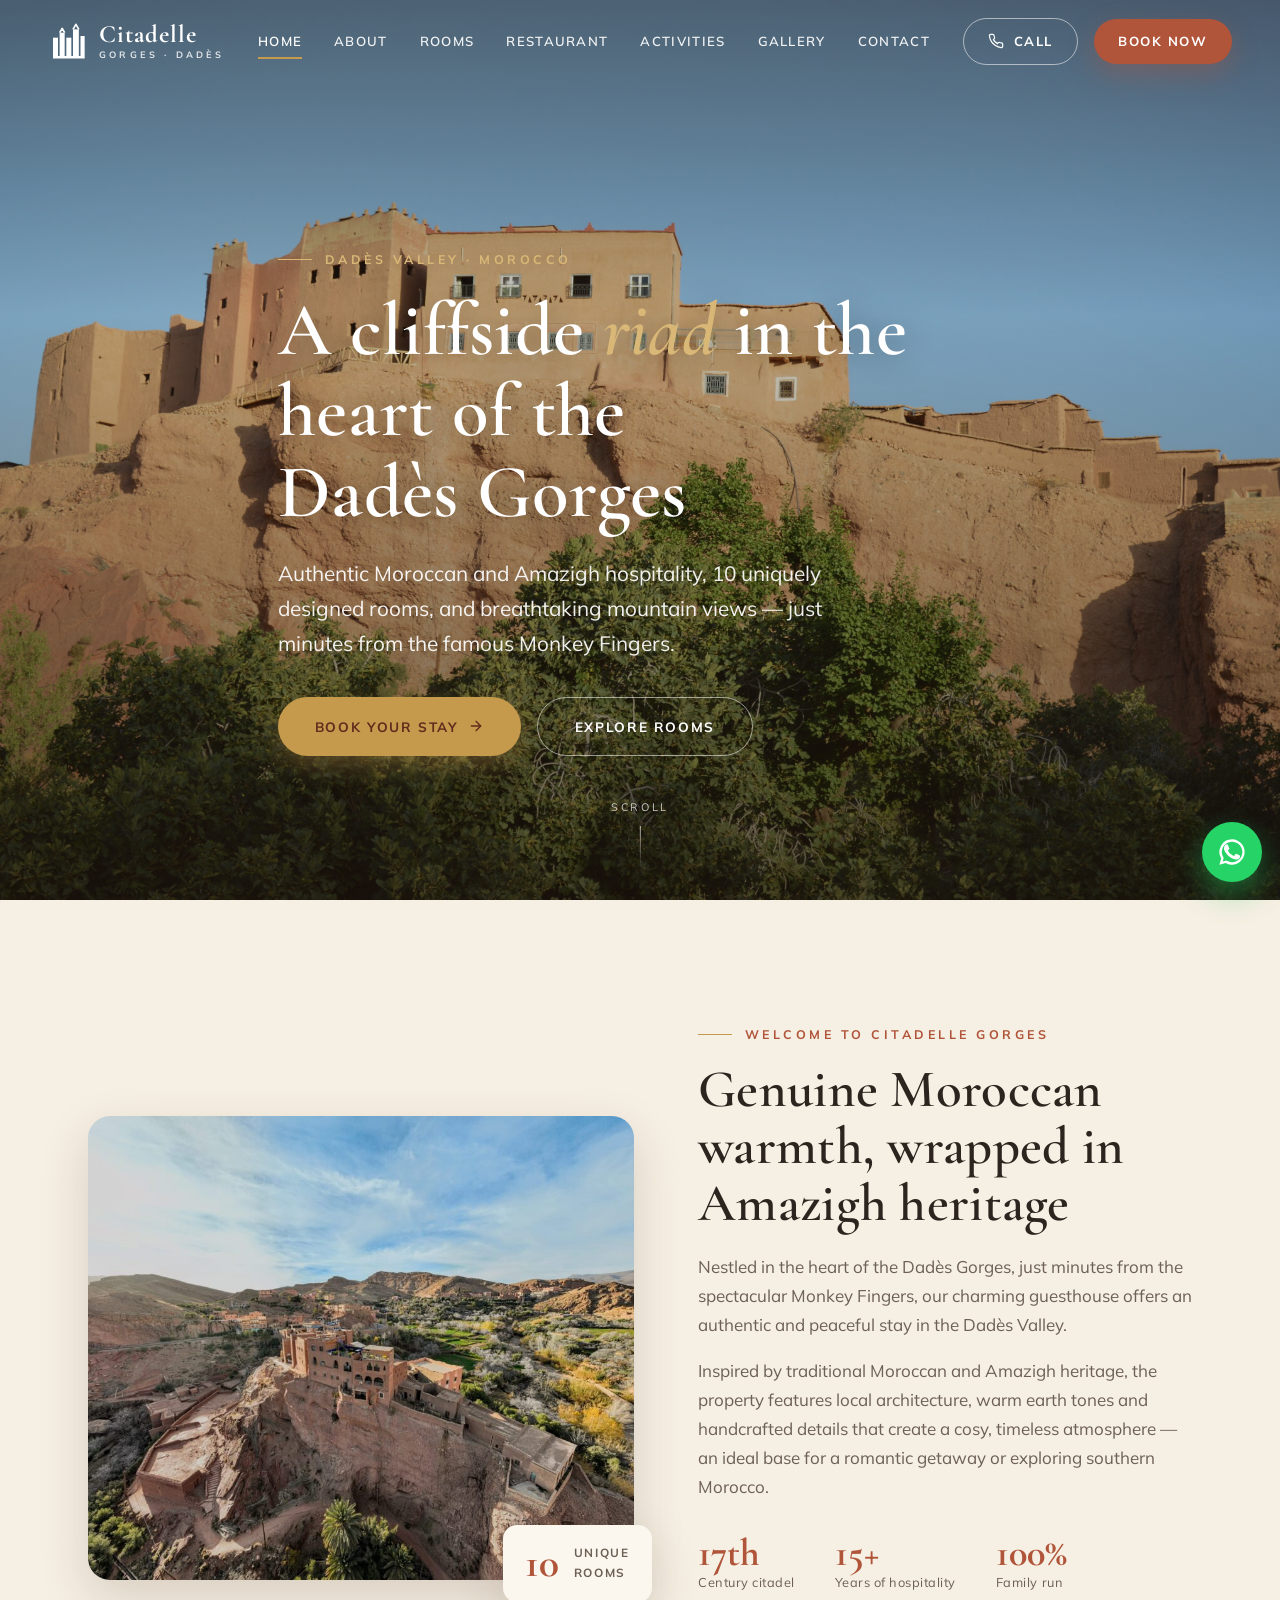
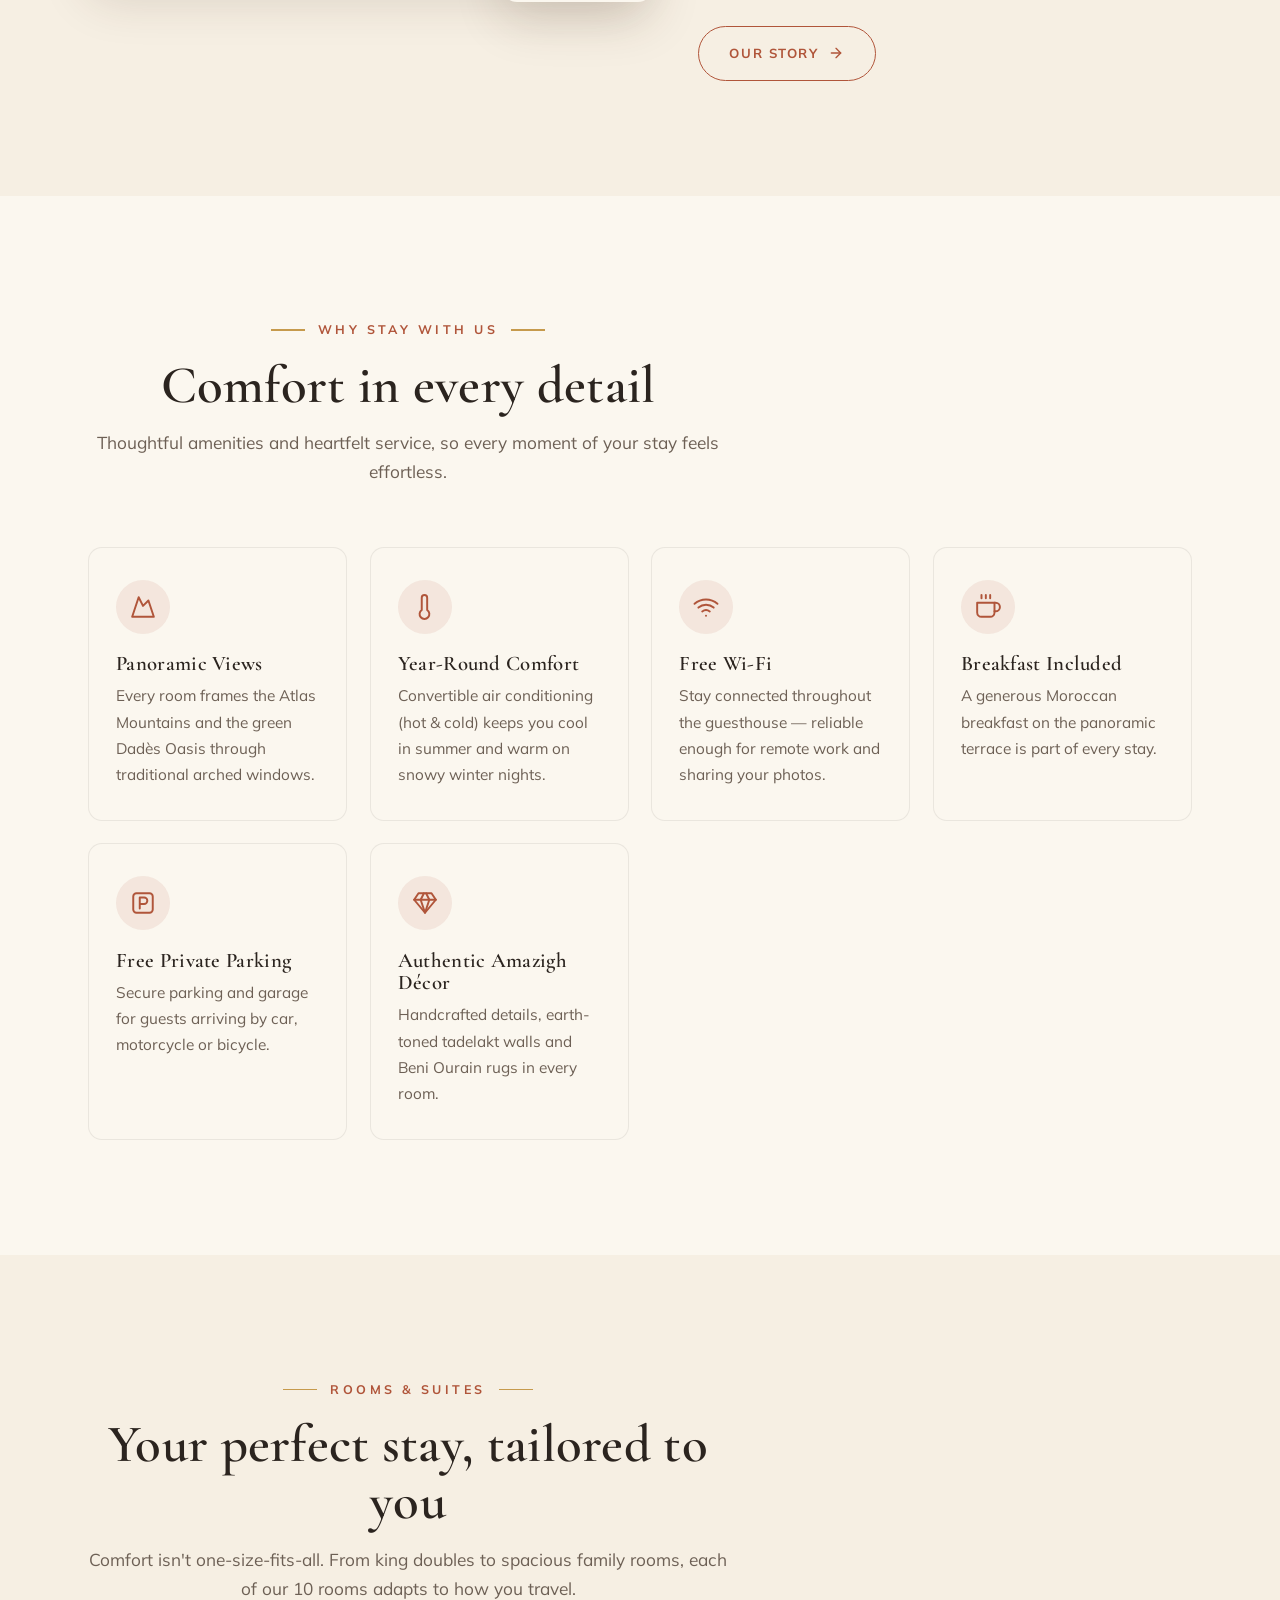
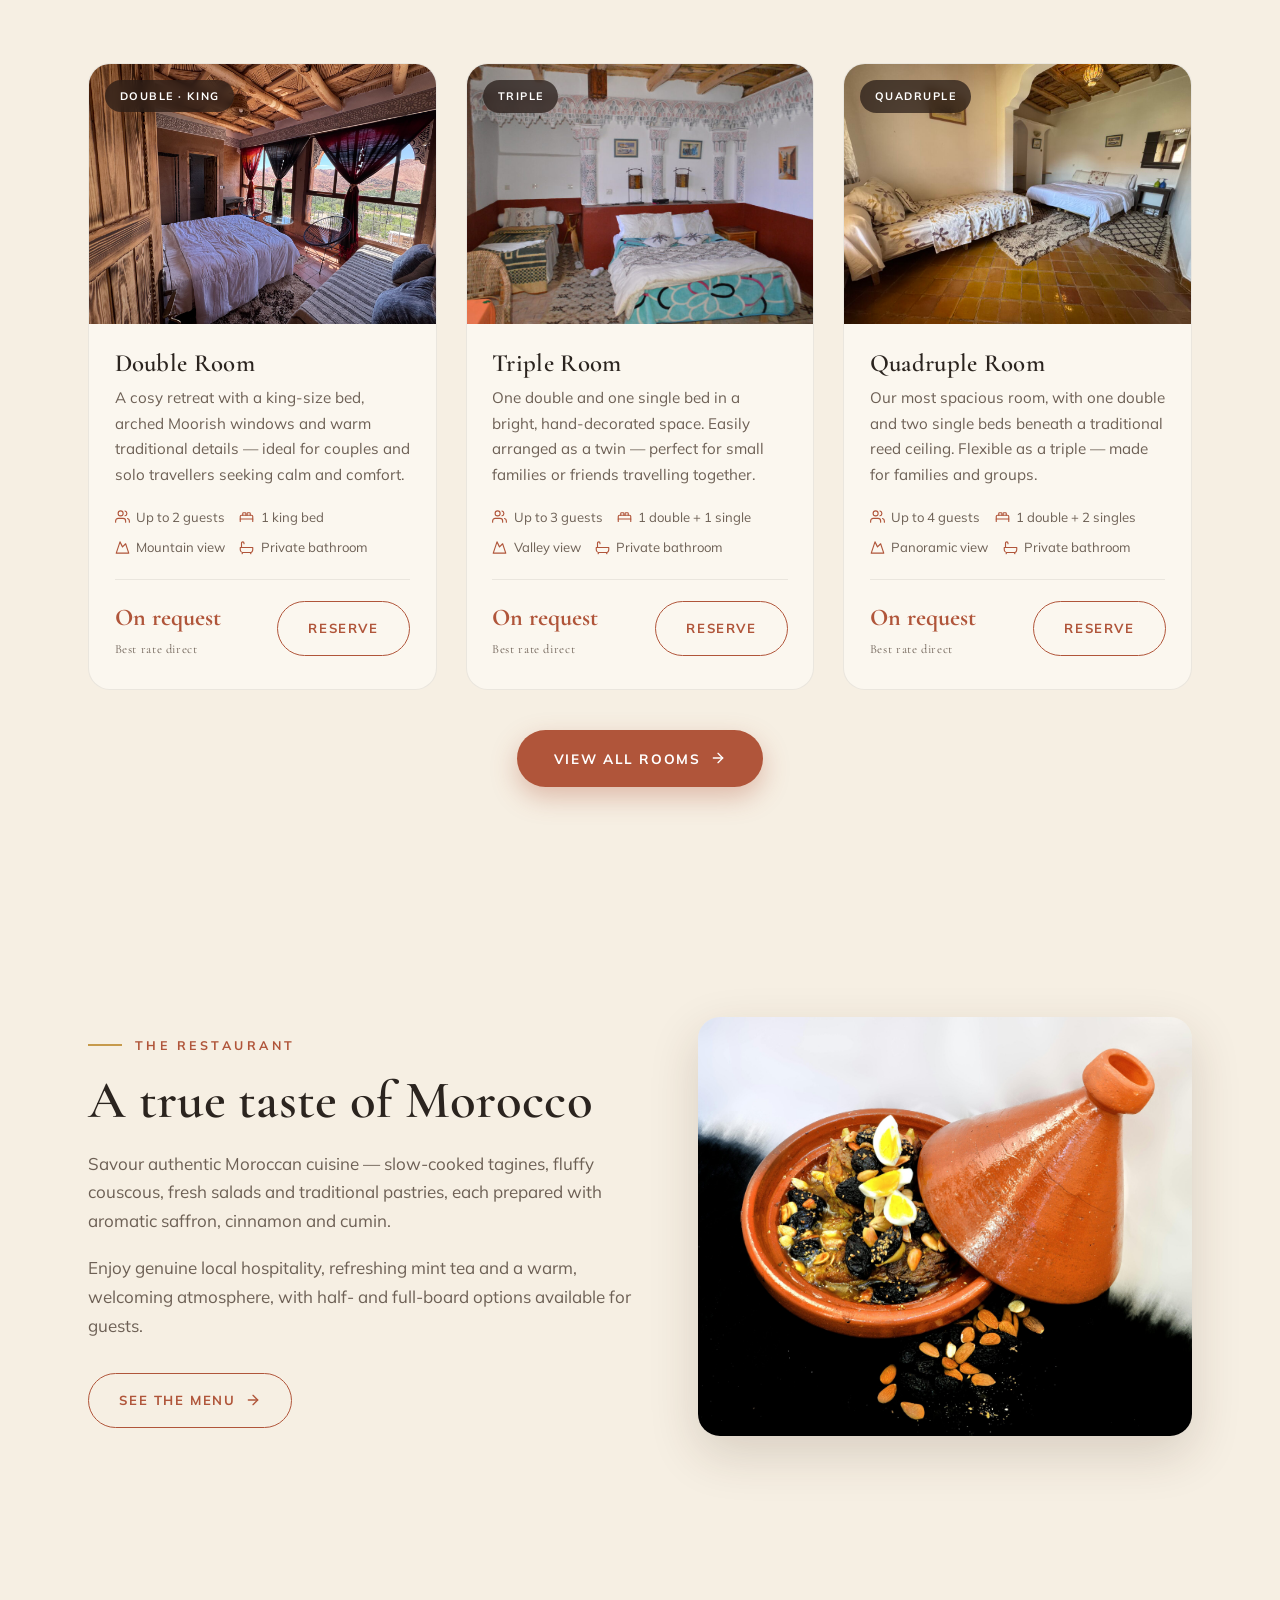
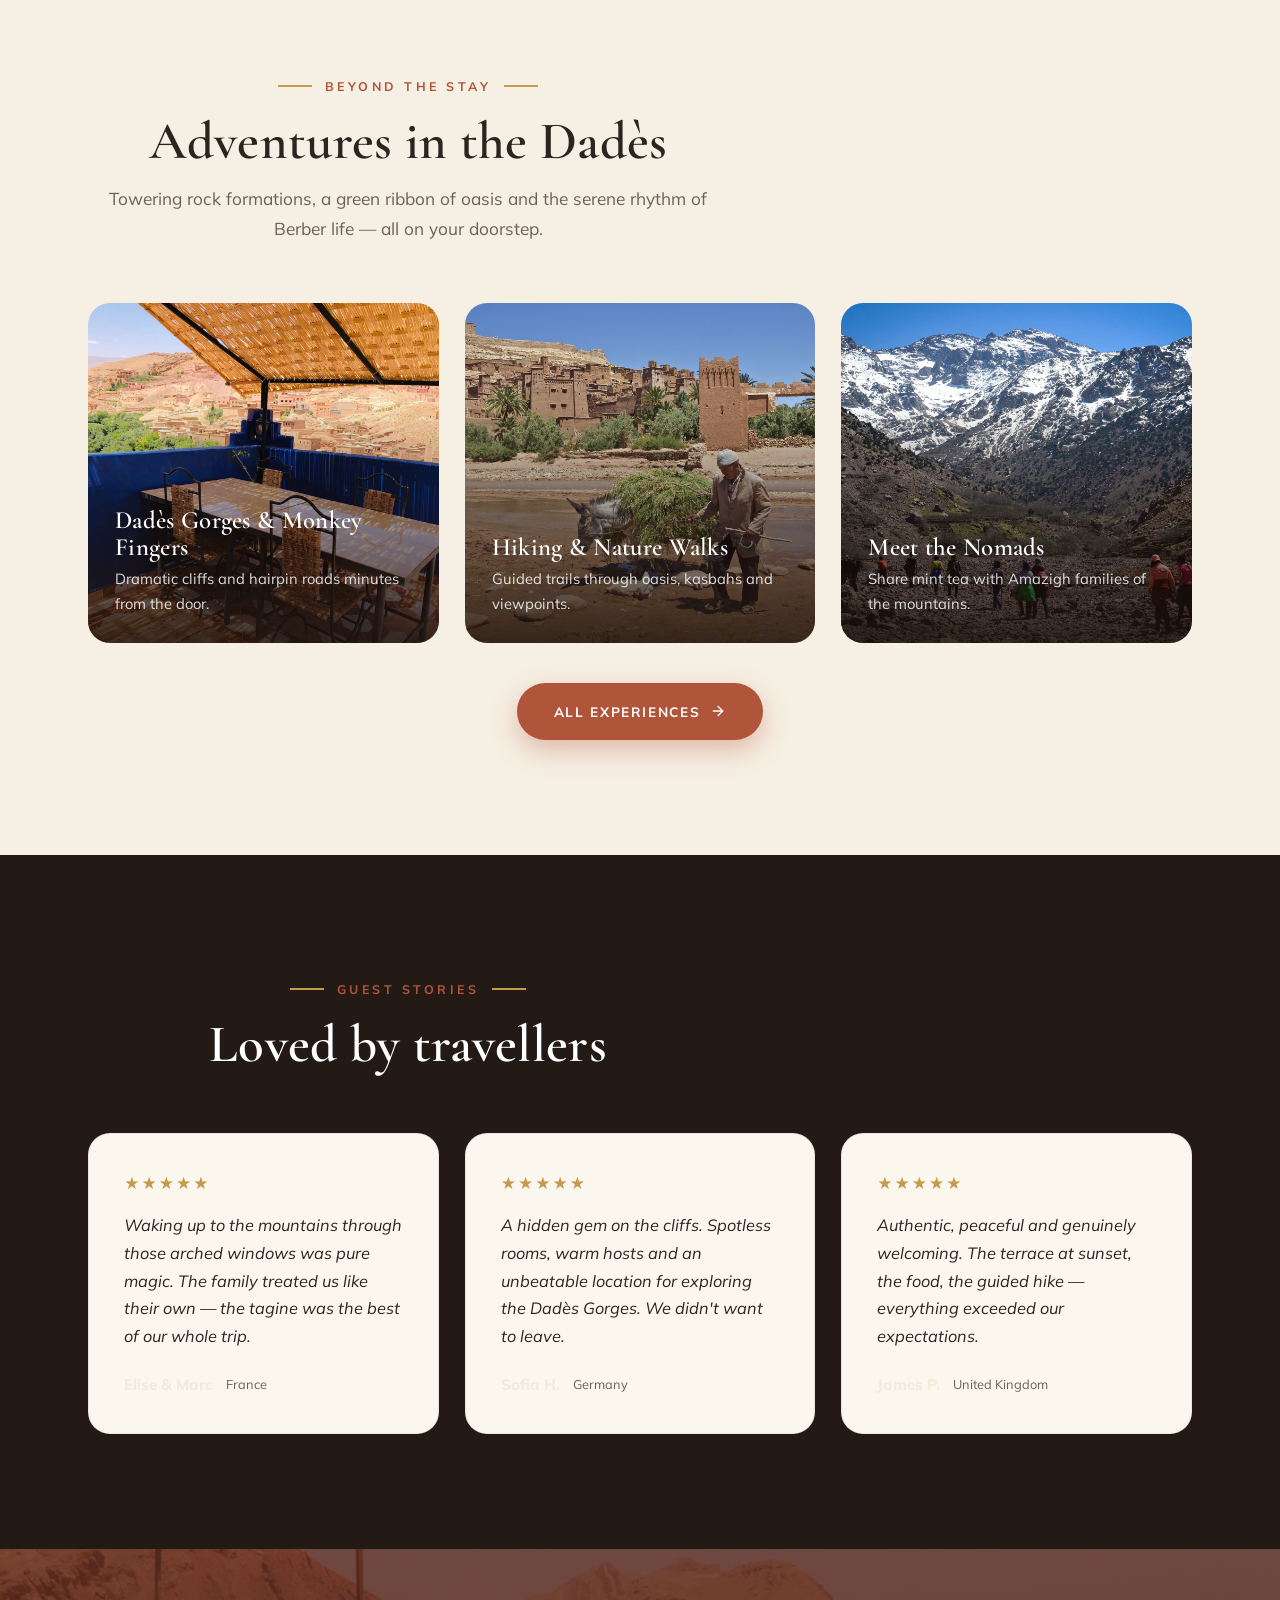
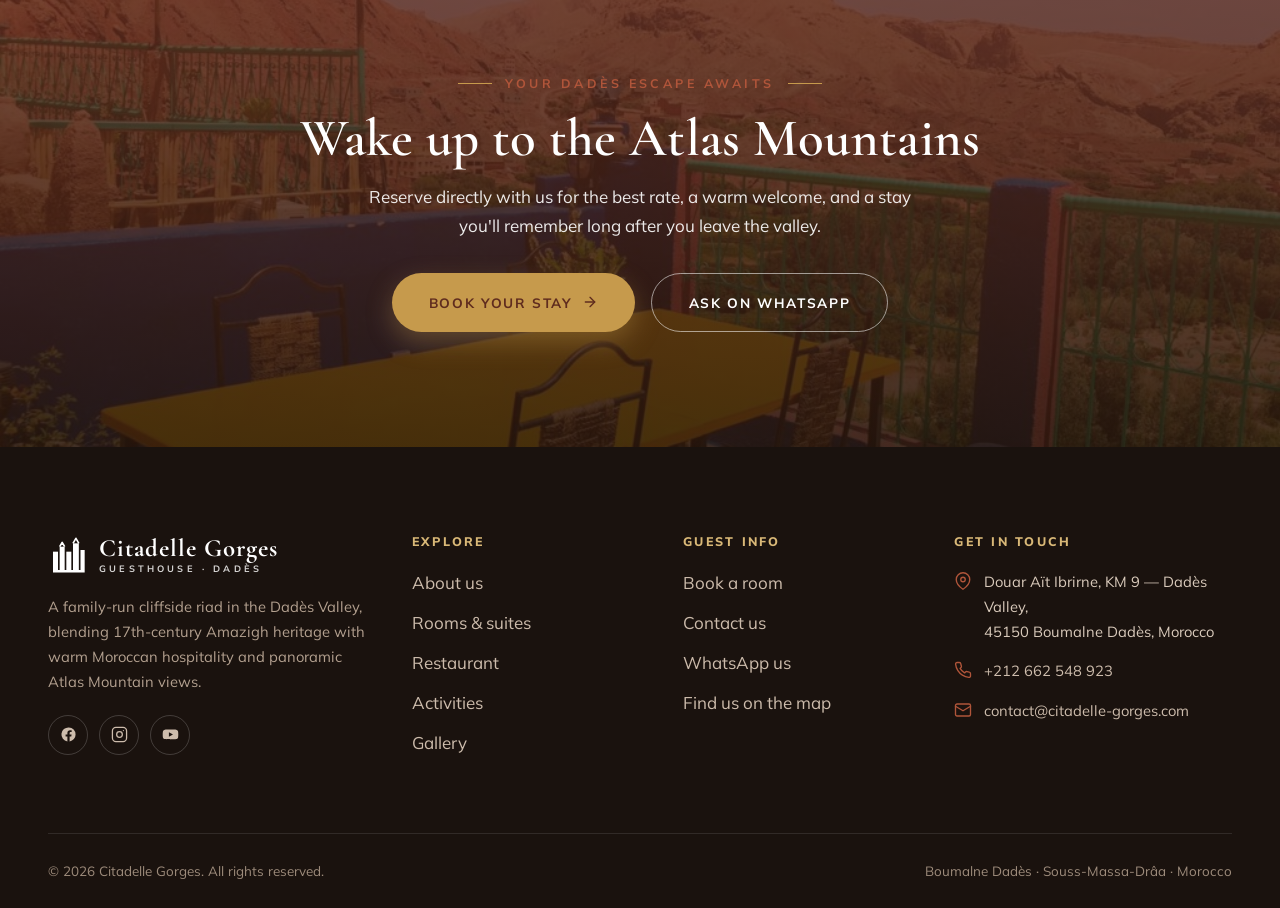
<file: index.html>
<!DOCTYPE html>
<html lang="en">
<head>
<meta charset="utf-8">
<meta name="viewport" content="width=device-width, initial-scale=1">
<title>Home · Citadelle Gorges</title>
<meta name="description" content="Citadelle Gorges — a family-run cliffside guesthouse & restaurant in the heart of the Dadès Gorges, Morocco. 10 rooms with panoramic Atlas Mountain views, authentic Moroccan cuisine and guided adventures.">
<meta name="theme-color" content="#b0553a">
<link rel="canonical" href="https://citadelle-gorges.com/">
<meta property="og:site_name" content="Citadelle Gorges">
<meta property="og:title" content="Home · Citadelle Gorges">
<meta property="og:description" content="Citadelle Gorges — a family-run cliffside guesthouse & restaurant in the heart of the Dadès Gorges, Morocco. 10 rooms with panoramic Atlas Mountain views, authentic Moroccan cuisine and guided adventures.">
<meta property="og:type" content="website">
<meta property="og:url" content="https://citadelle-gorges.com/">
<meta property="og:image" content="https://citadelle-gorges.com/assets/img/citadelle-corge-dades-30-1-scaled.jpg">
<meta name="twitter:card" content="summary_large_image">
<meta name="twitter:title" content="Home · Citadelle Gorges">
<meta name="twitter:description" content="Citadelle Gorges — a family-run cliffside guesthouse & restaurant in the heart of the Dadès Gorges, Morocco. 10 rooms with panoramic Atlas Mountain views, authentic Moroccan cuisine and guided adventures.">
<meta name="twitter:image" content="https://citadelle-gorges.com/assets/img/citadelle-corge-dades-30-1-scaled.jpg">
<link rel="icon" href="assets/favicon.svg" type="image/svg+xml">
<link rel="alternate icon" href="assets/img/cropped-WhatsApp-Image-2023-06-01-at-08.47.36-32x32.jpg">
<link rel="apple-touch-icon" href="assets/img/cropped-WhatsApp-Image-2023-06-01-at-08.47.36-180x180.jpg">
<link rel="preconnect" href="https://fonts.googleapis.com">
<link rel="preconnect" href="https://fonts.gstatic.com" crossorigin>
<link href="https://fonts.googleapis.com/css2?family=Cormorant+Garamond:ital,wght@0,500;0,600;0,700;1,500;1,600&family=Mulish:wght@400;600;700;800&display=swap" rel="stylesheet">
<link rel="stylesheet" href="assets/css/style.css">
<script type="application/ld+json">{"@context":"https://schema.org","@type":"LodgingBusiness","name":"Citadelle Gorges","description":"A family-run cliffside guesthouse and restaurant in the Dadès Gorges, Morocco, with 10 rooms, panoramic Atlas Mountain views and authentic Moroccan cuisine.","url":"https://citadelle-gorges.com/","telephone":"+212662548923","email":"contact@citadelle-gorges.com","image":"https://citadelle-gorges.com/assets/img/citadelle-corge-dades-30-1-scaled.jpg","priceRange":"$$","currenciesAccepted":"MAD, EUR, USD","address":{"@type":"PostalAddress","streetAddress":"Douar Aït Ibrirne, KM 9, Dadès Valley","addressLocality":"Boumalne Dadès","postalCode":"45150","addressRegion":"Drâa-Tafilalet","addressCountry":"MA"},"geo":{"@type":"GeoCoordinates","latitude":31.434655,"longitude":-6.011955},"amenityFeature":[{"@type":"LocationFeatureSpecification","name":"Free Wi-Fi","value":true},{"@type":"LocationFeatureSpecification","name":"Air conditioning","value":true},{"@type":"LocationFeatureSpecification","name":"Free parking","value":true},{"@type":"LocationFeatureSpecification","name":"Restaurant","value":true},{"@type":"LocationFeatureSpecification","name":"Breakfast included","value":true},{"@type":"LocationFeatureSpecification","name":"Mountain view","value":true},{"@type":"LocationFeatureSpecification","name":"Terrace","value":true}],"sameAs":["https://www.facebook.com/","https://www.instagram.com/","https://www.youtube.com/"]}</script>
</head>
<body>
<a class="skip-link" href="#main">Skip to content</a>
<header class="site-header">
  <div class="wrap-wide nav">
    <a class="brand" href="index.html" aria-label="Citadelle Gorges home">
      <svg class="brand__icon" viewBox="0 0 48 48" fill="none" xmlns="http://www.w3.org/2000/svg" aria-hidden="true">
  <rect x="6" y="20" width="6" height="22" fill="currentColor"/>
  <rect x="14" y="14" width="6" height="28" fill="currentColor"/>
  <rect x="22" y="20" width="6" height="22" fill="currentColor"/>
  <rect x="30" y="10" width="7" height="32" fill="currentColor"/>
  <rect x="39" y="18" width="5" height="24" fill="currentColor"/>
  <path d="M14 14l3-5 3 5M30 10l3.5-6 3.5 6" stroke="currentColor" stroke-width="2" fill="none" stroke-linejoin="round"/>
  <rect x="6" y="42" width="38" height="3" fill="currentColor"/>
</svg>
      <span class="brand__text">
        <span class="brand__name">Citadelle</span>
        <span class="brand__sub">Gorges · Dadès</span>
      </span>
    </a>
    <nav class="nav__links" aria-label="Primary">
        <a href="index.html" aria-current="page">Home</a>
        <a href="about.html">About</a>
        <a href="rooms.html">Rooms</a>
        <a href="restaurant.html">Restaurant</a>
        <a href="activities.html">Activities</a>
        <a href="gallery.html">Gallery</a>
        <a href="contact.html">Contact</a>
    </nav>
    <div class="nav__cta">
      <a class="btn btn--outline btn--phone" href="tel:+212662548923"><svg viewBox="0 0 24 24" fill="none" stroke="currentColor" stroke-width="1.8" stroke-linecap="round" stroke-linejoin="round"><path d="M22 16.92v3a2 2 0 0 1-2.18 2 19.79 19.79 0 0 1-8.63-3.07 19.5 19.5 0 0 1-6-6 19.79 19.79 0 0 1-3.07-8.67A2 2 0 0 1 4.11 2h3a2 2 0 0 1 2 1.72c.13.96.36 1.9.7 2.81a2 2 0 0 1-.45 2.11L8.09 9.91a16 16 0 0 0 6 6l1.27-1.27a2 2 0 0 1 2.11-.45c.9.34 1.85.57 2.81.7A2 2 0 0 1 22 16.92z"/></svg><span>Call</span></a>
      <a class="btn btn--primary" href="booking.html">Book Now</a>
    </div>
    <button class="burger" aria-label="Menu" aria-expanded="false"><span></span><span></span><span></span></button>
    <div class="nav__drawer" aria-hidden="true"></div>
  </div>
</header>
<main id="main">

<section class="hero">
  <div class="hero__bg"><img src="assets/img/citadelle-corge-dades-30-1-scaled.jpg" alt="Citadelle Gorges perched on the cliffs of the Dadès Valley at golden hour"></div>
  <div class="wrap hero__inner">
    <span class="eyebrow">Dadès Valley · Morocco</span>
    <h1>A cliffside <em>riad</em> in the heart of the Dadès&nbsp;Gorges</h1>
    <p>Authentic Moroccan and Amazigh hospitality, 10 uniquely designed rooms, and breathtaking mountain views — just minutes from the famous Monkey Fingers.</p>
    <div class="hero__actions">
      <a class="btn btn--gold btn--lg" href="booking.html">Book your stay <svg viewBox="0 0 24 24" fill="none" stroke="currentColor" stroke-width="2" stroke-linecap="round" stroke-linejoin="round"><line x1="5" y1="12" x2="19" y2="12"/><polyline points="12 5 19 12 12 19"/></svg></a>
      <a class="btn btn--ghost btn--lg" href="rooms.html">Explore rooms</a>
    </div>
  </div>
  <div class="hero__scroll">Scroll<span></span></div>
</section>

<section class="section">
  <div class="wrap split">
    <div class="split__media reveal">
      <img src="assets/img/Citadele-Gorges-Ait-Ibrirne-gorges-Meguerne-1-1024x737.jpg" alt="Aerial view of Citadelle Gorges above the Dadès Oasis">
      <div class="split__badge split__badge--br"><span class="num">10</span><span class="lbl">Unique<br>rooms</span></div>
    </div>
    <div class="split__body reveal" data-d="1">
      <span class="eyebrow">Welcome to Citadelle Gorges</span>
      <h2>Genuine Moroccan warmth, wrapped in Amazigh heritage</h2>
      <div class="prose">
        <p>Nestled in the heart of the Dadès Gorges, just minutes from the spectacular Monkey Fingers, our charming guesthouse offers an authentic and peaceful stay in the Dadès Valley.</p>
        <p>Inspired by traditional Moroccan and Amazigh heritage, the property features local architecture, warm earth tones and handcrafted details that create a cosy, timeless atmosphere — an ideal base for a romantic getaway or exploring southern Morocco.</p>
      </div>
      <div class="stat-row">
        <div class="stat"><div class="num">17th</div><div class="lbl">Century citadel</div></div>
        <div class="stat"><div class="num">15+</div><div class="lbl">Years of hospitality</div></div>
        <div class="stat"><div class="num">100%</div><div class="lbl">Family run</div></div>
      </div>
      <div style="margin-top:2rem"><a class="btn btn--outline" href="about.html">Our story <svg viewBox="0 0 24 24" fill="none" stroke="currentColor" stroke-width="2" stroke-linecap="round" stroke-linejoin="round"><line x1="5" y1="12" x2="19" y2="12"/><polyline points="12 5 19 12 12 19"/></svg></a></div>
    </div>
  </div>
</section>

<section class="section bg-cream">
  <div class="wrap">
    <div class="section-head center reveal">
      <span class="eyebrow">Why stay with us</span>
      <h2>Comfort in every detail</h2>
      <p>Thoughtful amenities and heartfelt service, so every moment of your stay feels effortless.</p>
    </div>
    <div class="features">
      <div class="feature reveal" data-d="1"><div class="feature__icon"><svg viewBox="0 0 24 24" fill="none" stroke="currentColor" stroke-width="1.8" stroke-linecap="round" stroke-linejoin="round"><path d="M8 3l4 8 5-5 5 15H2L8 3z"/></svg></div><h3>Panoramic Views</h3><p>Every room frames the Atlas Mountains and the green Dadès Oasis through traditional arched windows.</p></div>
      <div class="feature reveal" data-d="2"><div class="feature__icon"><svg viewBox="0 0 24 24" fill="none" stroke="currentColor" stroke-width="1.8" stroke-linecap="round" stroke-linejoin="round"><path d="M14 14.76V3.5a2.5 2.5 0 0 0-5 0v11.26a4.5 4.5 0 1 0 5 0z"/></svg></div><h3>Year-Round Comfort</h3><p>Convertible air conditioning (hot &amp; cold) keeps you cool in summer and warm on snowy winter nights.</p></div>
      <div class="feature reveal" data-d="3"><div class="feature__icon"><svg viewBox="0 0 24 24" fill="none" stroke="currentColor" stroke-width="1.8" stroke-linecap="round" stroke-linejoin="round"><path d="M5 12.55a11 11 0 0 1 14.08 0"/><path d="M1.42 9a16 16 0 0 1 21.16 0"/><path d="M8.53 16.11a6 6 0 0 1 6.95 0"/><line x1="12" y1="20" x2="12.01" y2="20"/></svg></div><h3>Free Wi-Fi</h3><p>Stay connected throughout the guesthouse — reliable enough for remote work and sharing your photos.</p></div>
      <div class="feature reveal" data-d="1"><div class="feature__icon"><svg viewBox="0 0 24 24" fill="none" stroke="currentColor" stroke-width="1.8" stroke-linecap="round" stroke-linejoin="round"><path d="M18 8h1a4 4 0 0 1 0 8h-1"/><path d="M2 8h16v9a4 4 0 0 1-4 4H6a4 4 0 0 1-4-4V8z"/><line x1="6" y1="1" x2="6" y2="4"/><line x1="10" y1="1" x2="10" y2="4"/><line x1="14" y1="1" x2="14" y2="4"/></svg></div><h3>Breakfast Included</h3><p>A generous Moroccan breakfast on the panoramic terrace is part of every stay.</p></div>
      <div class="feature reveal" data-d="2"><div class="feature__icon"><svg viewBox="0 0 24 24" fill="none" stroke="currentColor" stroke-width="1.8" stroke-linecap="round" stroke-linejoin="round"><rect x="3" y="3" width="18" height="18" rx="3"/><path d="M9 17V7h4a3 3 0 0 1 0 6H9"/></svg></div><h3>Free Private Parking</h3><p>Secure parking and garage for guests arriving by car, motorcycle or bicycle.</p></div>
      <div class="feature reveal" data-d="3"><div class="feature__icon"><svg viewBox="0 0 24 24" fill="none" stroke="currentColor" stroke-width="1.8" stroke-linecap="round" stroke-linejoin="round"><path d="M6 3h12l4 6-10 12L2 9z"/><path d="M11 3 8 9l4 12 4-12-3-6"/><path d="M2 9h20"/></svg></div><h3>Authentic Amazigh Décor</h3><p>Handcrafted details, earth-toned tadelakt walls and Beni Ourain rugs in every room.</p></div>
    </div>
  </div>
</section>

<section class="section">
  <div class="wrap">
    <div class="section-head center reveal">
      <span class="eyebrow">Rooms &amp; suites</span>
      <h2>Your perfect stay, tailored to you</h2>
      <p>Comfort isn't one-size-fits-all. From king doubles to spacious family rooms, each of our 10 rooms adapts to how you travel.</p>
    </div>
    <div class="cards"><article class="card reveal">
  <div class="card__media"><span class="card__tag">Double · King</span><img src="assets/img/citadelle-gorges-17-scaled.jpg" alt="Double Room at Citadelle Gorges" loading="lazy"></div>
  <div class="card__body">
    <h3>Double Room</h3>
    <p>A cosy retreat with a king-size bed, arched Moorish windows and warm traditional details — ideal for couples and solo travellers seeking calm and comfort.</p>
    <ul class="card__meta"><li><svg viewBox="0 0 24 24" fill="none" stroke="currentColor" stroke-width="1.8" stroke-linecap="round" stroke-linejoin="round"><path d="M17 21v-2a4 4 0 0 0-4-4H5a4 4 0 0 0-4 4v2"/><circle cx="9" cy="7" r="4"/><path d="M23 21v-2a4 4 0 0 0-3-3.87"/><path d="M16 3.13a4 4 0 0 1 0 7.75"/></svg>Up to 2 guests</li><li><svg viewBox="0 0 24 24" fill="none" stroke="currentColor" stroke-width="1.8" stroke-linecap="round" stroke-linejoin="round"><path d="M2 20v-8a2 2 0 0 1 2-2h16a2 2 0 0 1 2 2v8"/><path d="M2 16h20"/><path d="M6 10V7a1 1 0 0 1 1-1h3a1 1 0 0 1 1 1v3"/><path d="M13 10V7a1 1 0 0 1 1-1h3a1 1 0 0 1 1 1v3"/></svg>1 king bed</li><li><svg viewBox="0 0 24 24" fill="none" stroke="currentColor" stroke-width="1.8" stroke-linecap="round" stroke-linejoin="round"><path d="M8 3l4 8 5-5 5 15H2L8 3z"/></svg>Mountain view</li><li><svg viewBox="0 0 24 24" fill="none" stroke="currentColor" stroke-width="1.8" stroke-linecap="round" stroke-linejoin="round"><path d="M4 12V5a2 2 0 0 1 2-2 2 2 0 0 1 2 2v1"/><line x1="4" y1="12" x2="20" y2="12"/><path d="M2 12h20v3a5 5 0 0 1-5 5H7a5 5 0 0 1-5-5v-3z"/><line x1="6" y1="20" x2="5" y2="22"/><line x1="18" y1="20" x2="19" y2="22"/></svg>Private bathroom</li></ul>
    <div class="card__foot">
      <span class="card__price"><b>On request</b><span>Best rate direct</span></span>
      <a class="btn btn--outline" href="booking.html">Reserve</a>
    </div>
  </div>
</article>
      <article class="card reveal">
  <div class="card__media"><span class="card__tag">Triple</span><img src="assets/img/citadelle-gorges-2-1-1024x681.jpg" alt="Triple Room at Citadelle Gorges" loading="lazy"></div>
  <div class="card__body">
    <h3>Triple Room</h3>
    <p>One double and one single bed in a bright, hand-decorated space. Easily arranged as a twin — perfect for small families or friends travelling together.</p>
    <ul class="card__meta"><li><svg viewBox="0 0 24 24" fill="none" stroke="currentColor" stroke-width="1.8" stroke-linecap="round" stroke-linejoin="round"><path d="M17 21v-2a4 4 0 0 0-4-4H5a4 4 0 0 0-4 4v2"/><circle cx="9" cy="7" r="4"/><path d="M23 21v-2a4 4 0 0 0-3-3.87"/><path d="M16 3.13a4 4 0 0 1 0 7.75"/></svg>Up to 3 guests</li><li><svg viewBox="0 0 24 24" fill="none" stroke="currentColor" stroke-width="1.8" stroke-linecap="round" stroke-linejoin="round"><path d="M2 20v-8a2 2 0 0 1 2-2h16a2 2 0 0 1 2 2v8"/><path d="M2 16h20"/><path d="M6 10V7a1 1 0 0 1 1-1h3a1 1 0 0 1 1 1v3"/><path d="M13 10V7a1 1 0 0 1 1-1h3a1 1 0 0 1 1 1v3"/></svg>1 double + 1 single</li><li><svg viewBox="0 0 24 24" fill="none" stroke="currentColor" stroke-width="1.8" stroke-linecap="round" stroke-linejoin="round"><path d="M8 3l4 8 5-5 5 15H2L8 3z"/></svg>Valley view</li><li><svg viewBox="0 0 24 24" fill="none" stroke="currentColor" stroke-width="1.8" stroke-linecap="round" stroke-linejoin="round"><path d="M4 12V5a2 2 0 0 1 2-2 2 2 0 0 1 2 2v1"/><line x1="4" y1="12" x2="20" y2="12"/><path d="M2 12h20v3a5 5 0 0 1-5 5H7a5 5 0 0 1-5-5v-3z"/><line x1="6" y1="20" x2="5" y2="22"/><line x1="18" y1="20" x2="19" y2="22"/></svg>Private bathroom</li></ul>
    <div class="card__foot">
      <span class="card__price"><b>On request</b><span>Best rate direct</span></span>
      <a class="btn btn--outline" href="booking.html">Reserve</a>
    </div>
  </div>
</article>
      <article class="card reveal">
  <div class="card__media"><span class="card__tag">Quadruple</span><img src="assets/img/citadelle-gorges-45-1024x768.jpg" alt="Quadruple Room at Citadelle Gorges" loading="lazy"></div>
  <div class="card__body">
    <h3>Quadruple Room</h3>
    <p>Our most spacious room, with one double and two single beds beneath a traditional reed ceiling. Flexible as a triple — made for families and groups.</p>
    <ul class="card__meta"><li><svg viewBox="0 0 24 24" fill="none" stroke="currentColor" stroke-width="1.8" stroke-linecap="round" stroke-linejoin="round"><path d="M17 21v-2a4 4 0 0 0-4-4H5a4 4 0 0 0-4 4v2"/><circle cx="9" cy="7" r="4"/><path d="M23 21v-2a4 4 0 0 0-3-3.87"/><path d="M16 3.13a4 4 0 0 1 0 7.75"/></svg>Up to 4 guests</li><li><svg viewBox="0 0 24 24" fill="none" stroke="currentColor" stroke-width="1.8" stroke-linecap="round" stroke-linejoin="round"><path d="M2 20v-8a2 2 0 0 1 2-2h16a2 2 0 0 1 2 2v8"/><path d="M2 16h20"/><path d="M6 10V7a1 1 0 0 1 1-1h3a1 1 0 0 1 1 1v3"/><path d="M13 10V7a1 1 0 0 1 1-1h3a1 1 0 0 1 1 1v3"/></svg>1 double + 2 singles</li><li><svg viewBox="0 0 24 24" fill="none" stroke="currentColor" stroke-width="1.8" stroke-linecap="round" stroke-linejoin="round"><path d="M8 3l4 8 5-5 5 15H2L8 3z"/></svg>Panoramic view</li><li><svg viewBox="0 0 24 24" fill="none" stroke="currentColor" stroke-width="1.8" stroke-linecap="round" stroke-linejoin="round"><path d="M4 12V5a2 2 0 0 1 2-2 2 2 0 0 1 2 2v1"/><line x1="4" y1="12" x2="20" y2="12"/><path d="M2 12h20v3a5 5 0 0 1-5 5H7a5 5 0 0 1-5-5v-3z"/><line x1="6" y1="20" x2="5" y2="22"/><line x1="18" y1="20" x2="19" y2="22"/></svg>Private bathroom</li></ul>
    <div class="card__foot">
      <span class="card__price"><b>On request</b><span>Best rate direct</span></span>
      <a class="btn btn--outline" href="booking.html">Reserve</a>
    </div>
  </div>
</article></div>
    <div class="center" style="margin-top:2.5rem"><a class="btn btn--primary btn--lg" href="rooms.html">View all rooms <svg viewBox="0 0 24 24" fill="none" stroke="currentColor" stroke-width="2" stroke-linecap="round" stroke-linejoin="round"><line x1="5" y1="12" x2="19" y2="12"/><polyline points="12 5 19 12 12 19"/></svg></a></div>
  </div>
</section>

<section class="section bg-sand">
  <div class="wrap split split--reverse">
    <div class="split__media reveal">
      <img src="assets/img/citadelle-tagine-1-scaled.jpg" alt="Traditional Moroccan lamb tagine served at Citadelle Gorges">
    </div>
    <div class="split__body reveal" data-d="1">
      <span class="eyebrow">The restaurant</span>
      <h2>A true taste of Morocco</h2>
      <div class="prose">
        <p>Savour authentic Moroccan cuisine — slow-cooked tagines, fluffy couscous, fresh salads and traditional pastries, each prepared with aromatic saffron, cinnamon and cumin.</p>
        <p>Enjoy genuine local hospitality, refreshing mint tea and a warm, welcoming atmosphere, with half- and full-board options available for guests.</p>
      </div>
      <div style="margin-top:2rem"><a class="btn btn--outline" href="restaurant.html">See the menu <svg viewBox="0 0 24 24" fill="none" stroke="currentColor" stroke-width="2" stroke-linecap="round" stroke-linejoin="round"><line x1="5" y1="12" x2="19" y2="12"/><polyline points="12 5 19 12 12 19"/></svg></a></div>
    </div>
  </div>
</section>

<section class="section">
  <div class="wrap">
    <div class="section-head center reveal">
      <span class="eyebrow">Beyond the stay</span>
      <h2>Adventures in the Dadès</h2>
      <p>Towering rock formations, a green ribbon of oasis and the serene rhythm of Berber life — all on your doorstep.</p>
    </div>
    <div class="act-grid">
      <a class="act reveal" href="activities.html"><img src="assets/img/Citadele-Gorges-Ait-Ibrirne-gorges-Dades-46-1.jpg" alt="Dadès Gorges"><div><h3>Dadès Gorges &amp; Monkey Fingers</h3><p>Dramatic cliffs and hairpin roads minutes from the door.</p></div></a>
      <a class="act reveal" data-d="1" href="activities.html"><img src="assets/img/morocco-2750042_1920.jpg" alt="Hiking in the valley"><div><h3>Hiking &amp; Nature Walks</h3><p>Guided trails through oasis, kasbahs and viewpoints.</p></div></a>
      <a class="act reveal" data-d="2" href="activities.html"><img src="assets/img/people-1530200_1920.jpg" alt="Visiting nomad families"><div><h3>Meet the Nomads</h3><p>Share mint tea with Amazigh families of the mountains.</p></div></a>
    </div>
    <div class="center" style="margin-top:2.5rem"><a class="btn btn--primary btn--lg" href="activities.html">All experiences <svg viewBox="0 0 24 24" fill="none" stroke="currentColor" stroke-width="2" stroke-linecap="round" stroke-linejoin="round"><line x1="5" y1="12" x2="19" y2="12"/><polyline points="12 5 19 12 12 19"/></svg></a></div>
  </div>
</section>

<section class="section bg-dark">
  <div class="wrap">
    <div class="section-head center reveal">
      <span class="eyebrow">Guest stories</span>
      <h2>Loved by travellers</h2>
    </div>
    <div class="quotes">
      <div class="quote reveal"><div class="stars">★★★★★</div><p>Waking up to the mountains through those arched windows was pure magic. The family treated us like their own — the tagine was the best of our whole trip.</p><div class="quote__who"><b>Élise &amp; Marc</b><span>France</span></div></div>
      <div class="quote reveal" data-d="1"><div class="stars">★★★★★</div><p>A hidden gem on the cliffs. Spotless rooms, warm hosts and an unbeatable location for exploring the Dadès Gorges. We didn't want to leave.</p><div class="quote__who"><b>Sofia H.</b><span>Germany</span></div></div>
      <div class="quote reveal" data-d="2"><div class="stars">★★★★★</div><p>Authentic, peaceful and genuinely welcoming. The terrace at sunset, the food, the guided hike — everything exceeded our expectations.</p><div class="quote__who"><b>James P.</b><span>United Kingdom</span></div></div>
    </div>
  </div>
</section>

<section class="section cta-band">
  <img src="assets/img/Citadele-Gorges-Ait-Ibrirne-gorges-Dades-49-1024x768.jpg" alt="">
  <div class="wrap center">
    <span class="eyebrow reveal">Your Dadès escape awaits</span>
    <h2 class="reveal" data-d="1" style="margin:1rem 0 1rem">Wake up to the Atlas Mountains</h2>
    <p class="reveal" data-d="2">Reserve directly with us for the best rate, a warm welcome, and a stay you'll remember long after you leave the valley.</p>
    <div class="reveal" data-d="3" style="margin-top:2rem;display:flex;gap:1rem;justify-content:center;flex-wrap:wrap">
      <a class="btn btn--gold btn--lg" href="booking.html">Book your stay <svg viewBox="0 0 24 24" fill="none" stroke="currentColor" stroke-width="2" stroke-linecap="round" stroke-linejoin="round"><line x1="5" y1="12" x2="19" y2="12"/><polyline points="12 5 19 12 12 19"/></svg></a>
      <a class="btn btn--ghost btn--lg" href="https://wa.me/212662548923?text=Hello%20Citadelle%20Gorges!%20I%20would%20like%20to%20check%20availability." target="_blank" rel="noopener">Ask on WhatsApp</a>
    </div>
  </div>
</section>

</main>
<footer class="site-footer">
  <div class="wrap-wide">
    <div class="footer-grid">
      <div class="footer-about">
        <a class="brand" href="index.html">
          <svg class="brand__icon" viewBox="0 0 48 48" fill="none" xmlns="http://www.w3.org/2000/svg" aria-hidden="true">
  <rect x="6" y="20" width="6" height="22" fill="currentColor"/>
  <rect x="14" y="14" width="6" height="28" fill="currentColor"/>
  <rect x="22" y="20" width="6" height="22" fill="currentColor"/>
  <rect x="30" y="10" width="7" height="32" fill="currentColor"/>
  <rect x="39" y="18" width="5" height="24" fill="currentColor"/>
  <path d="M14 14l3-5 3 5M30 10l3.5-6 3.5 6" stroke="currentColor" stroke-width="2" fill="none" stroke-linejoin="round"/>
  <rect x="6" y="42" width="38" height="3" fill="currentColor"/>
</svg>
          <span class="brand__text"><span class="brand__name">Citadelle Gorges</span><span class="brand__sub">Guesthouse · Dadès</span></span>
        </a>
        <p>A family-run cliffside riad in the Dadès Valley, blending 17th-century Amazigh heritage with warm Moroccan hospitality and panoramic Atlas Mountain views.</p>
        <div class="socials">
          <a href="https://www.facebook.com/" target="_blank" rel="noopener" aria-label="Facebook"><svg viewBox="0 0 24 24" fill="currentColor"><path d="M22 12a10 10 0 1 0-11.56 9.88v-6.99H7.9V12h2.54V9.8c0-2.5 1.49-3.89 3.77-3.89 1.09 0 2.24.2 2.24.2v2.46h-1.26c-1.24 0-1.63.77-1.63 1.56V12h2.78l-.44 2.89h-2.34v6.99A10 10 0 0 0 22 12z"/></svg></a>
          <a href="https://www.instagram.com/" target="_blank" rel="noopener" aria-label="Instagram"><svg viewBox="0 0 24 24" fill="none" stroke="currentColor" stroke-width="1.8" stroke-linecap="round" stroke-linejoin="round"><rect x="2" y="2" width="20" height="20" rx="5"/><circle cx="12" cy="12" r="4"/><line x1="17.5" y1="6.5" x2="17.5" y2="6.5"/></svg></a>
          <a href="https://www.youtube.com/" target="_blank" rel="noopener" aria-label="YouTube"><svg viewBox="0 0 24 24" fill="currentColor"><path d="M23 12s0-3.2-.4-4.72a2.5 2.5 0 0 0-1.77-1.77C19.3 5.1 12 5.1 12 5.1s-7.3 0-8.83.4A2.5 2.5 0 0 0 1.4 7.28C1 8.8 1 12 1 12s0 3.2.4 4.72a2.5 2.5 0 0 0 1.77 1.77c1.53.4 8.83.4 8.83.4s7.3 0 8.83-.4a2.5 2.5 0 0 0 1.77-1.77C23 15.2 23 12 23 12zM9.75 15.02V8.98L15.5 12l-5.75 3.02z"/></svg></a>
        </div>
      </div>
      <div>
        <h4>Explore</h4>
        <ul class="footer-links">
          <li><a href="about.html">About us</a></li>
          <li><a href="rooms.html">Rooms &amp; suites</a></li>
          <li><a href="restaurant.html">Restaurant</a></li>
          <li><a href="activities.html">Activities</a></li>
          <li><a href="gallery.html">Gallery</a></li>
        </ul>
      </div>
      <div>
        <h4>Guest info</h4>
        <ul class="footer-links">
          <li><a href="booking.html">Book a room</a></li>
          <li><a href="contact.html">Contact us</a></li>
          <li><a href="https://wa.me/212662548923?text=Hello%20Citadelle%20Gorges%2C%20I%20have%20a%20question%20about%20my%20stay." target="_blank" rel="noopener">WhatsApp us</a></li>
          <li><a href="https://www.google.com/maps?q=31.434655,-6.011955" target="_blank" rel="noopener">Find us on the map</a></li>
        </ul>
      </div>
      <div>
        <h4>Get in touch</h4>
        <ul class="footer-contact">
          <li><svg viewBox="0 0 24 24" fill="none" stroke="currentColor" stroke-width="1.8" stroke-linecap="round" stroke-linejoin="round"><path d="M21 10c0 7-9 13-9 13s-9-6-9-13a9 9 0 0 1 18 0z"/><circle cx="12" cy="10" r="3"/></svg><span>Douar Aït Ibrirne, KM 9 — Dadès Valley,<br>45150 Boumalne Dadès, Morocco</span></li>
          <li><svg viewBox="0 0 24 24" fill="none" stroke="currentColor" stroke-width="1.8" stroke-linecap="round" stroke-linejoin="round"><path d="M22 16.92v3a2 2 0 0 1-2.18 2 19.79 19.79 0 0 1-8.63-3.07 19.5 19.5 0 0 1-6-6 19.79 19.79 0 0 1-3.07-8.67A2 2 0 0 1 4.11 2h3a2 2 0 0 1 2 1.72c.13.96.36 1.9.7 2.81a2 2 0 0 1-.45 2.11L8.09 9.91a16 16 0 0 0 6 6l1.27-1.27a2 2 0 0 1 2.11-.45c.9.34 1.85.57 2.81.7A2 2 0 0 1 22 16.92z"/></svg><a href="tel:+212662548923">+212 662 548 923</a></li>
          <li><svg viewBox="0 0 24 24" fill="none" stroke="currentColor" stroke-width="1.8" stroke-linecap="round" stroke-linejoin="round"><rect x="2" y="4" width="20" height="16" rx="2"/><path d="m22 7-10 6L2 7"/></svg><a href="mailto:contact@citadelle-gorges.com">contact@citadelle-gorges.com</a></li>
        </ul>
      </div>
    </div>
    <div class="footer-bottom">
      <span>© <span data-year>2026</span> Citadelle Gorges. All rights reserved.</span>
      <span>Boumalne Dadès · Souss-Massa-Drâa · Morocco</span>
    </div>
  </div>
</footer>
<a class="wa-float" href="https://wa.me/212662548923?text=Hello%20Citadelle%20Gorges!%20I%20would%20like%20some%20information." target="_blank" rel="noopener" aria-label="Chat on WhatsApp"><svg viewBox="0 0 24 24" fill="currentColor"><path d="M17.47 14.38c-.3-.15-1.76-.87-2.03-.97-.27-.1-.47-.15-.67.15-.2.3-.77.97-.94 1.17-.17.2-.35.22-.65.07-.3-.15-1.26-.46-2.4-1.48-.89-.79-1.49-1.77-1.66-2.07-.17-.3-.02-.46.13-.61.13-.13.3-.35.45-.52.15-.17.2-.3.3-.5.1-.2.05-.37-.02-.52-.07-.15-.67-1.61-.92-2.21-.24-.58-.49-.5-.67-.51h-.57c-.2 0-.52.07-.79.37-.27.3-1.04 1.02-1.04 2.48s1.06 2.88 1.21 3.08c.15.2 2.1 3.2 5.08 4.49.71.31 1.26.49 1.69.63.71.22 1.36.19 1.87.12.57-.09 1.76-.72 2.01-1.41.25-.7.25-1.29.17-1.42-.07-.13-.27-.2-.57-.35zM12.04 2.5A9.5 9.5 0 0 0 3.9 16.86L2.5 21.5l4.75-1.25A9.5 9.5 0 1 0 12.04 2.5zm0 17.2a7.7 7.7 0 0 1-3.92-1.07l-.28-.17-2.82.74.75-2.75-.18-.28a7.7 7.7 0 1 1 6.45 3.53z"/></svg></a>
<script src="assets/js/main.js" defer></script>
</body>
</html>
</file>
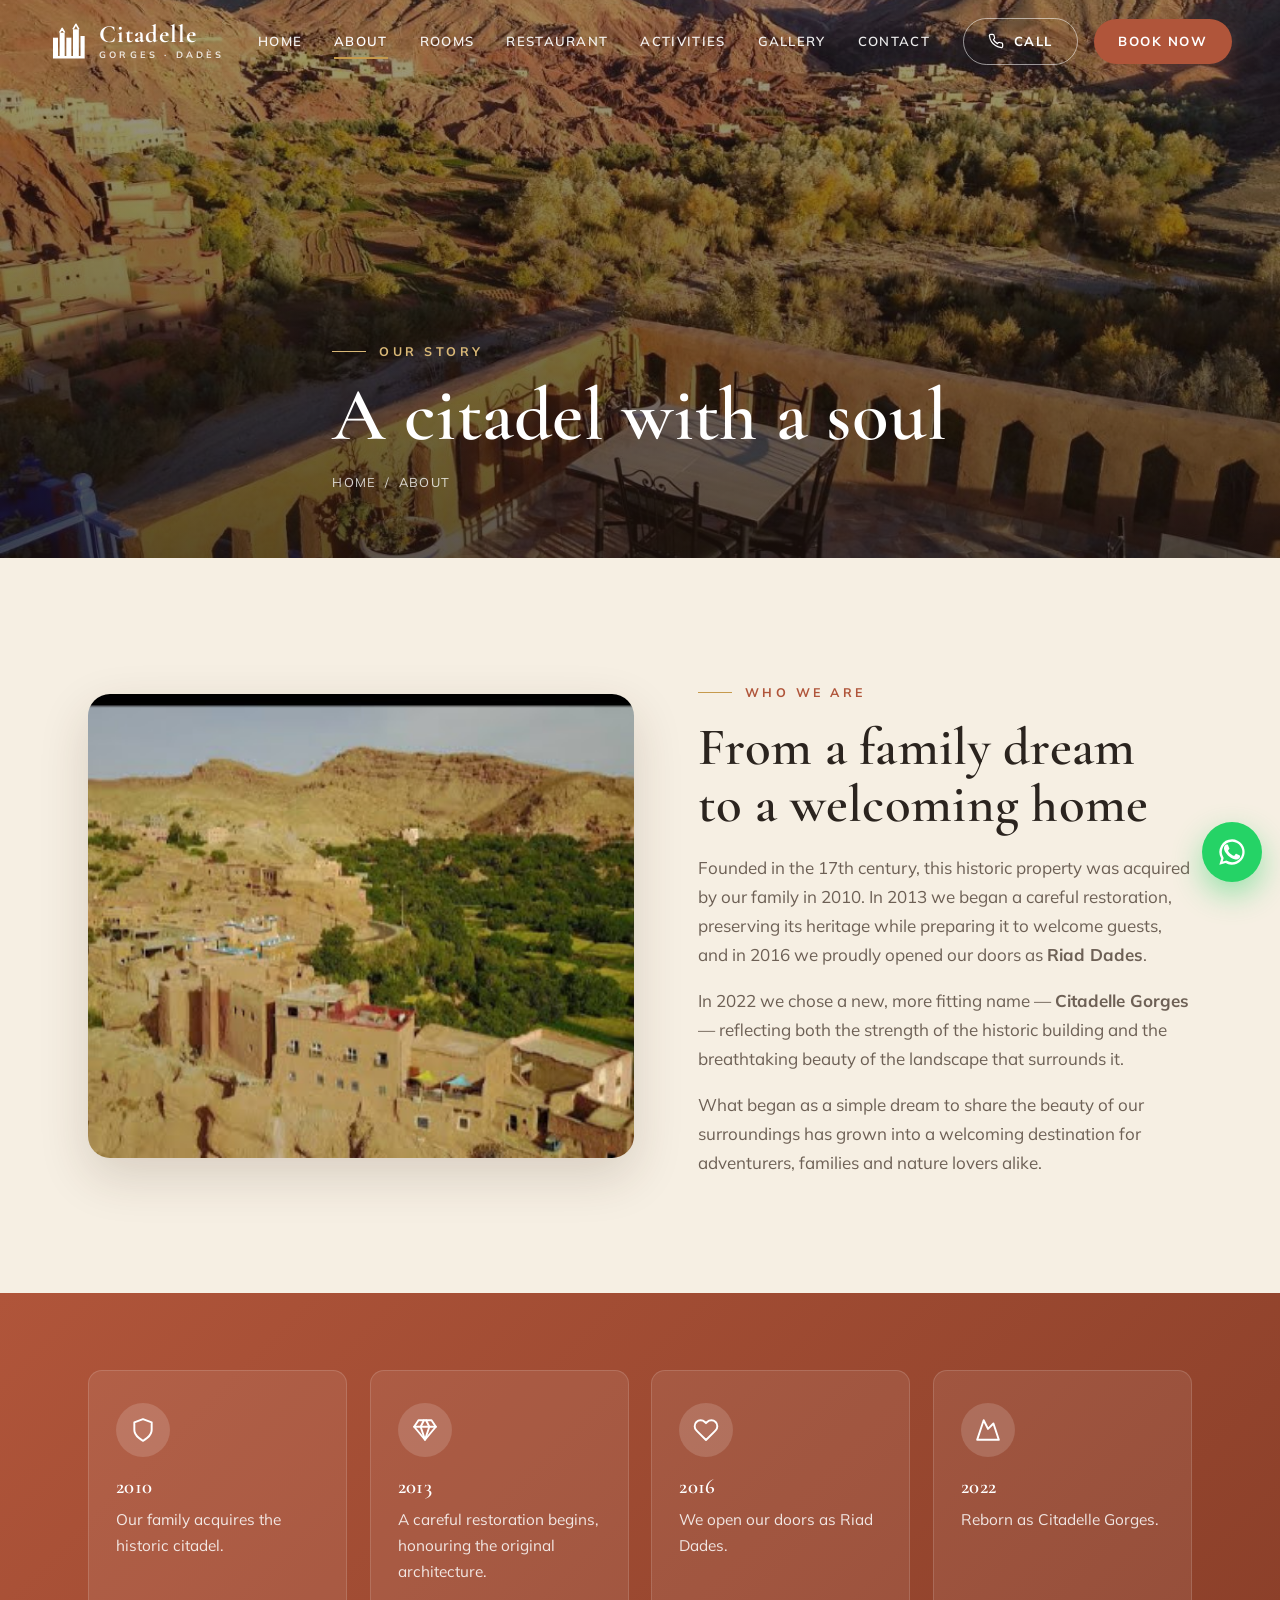
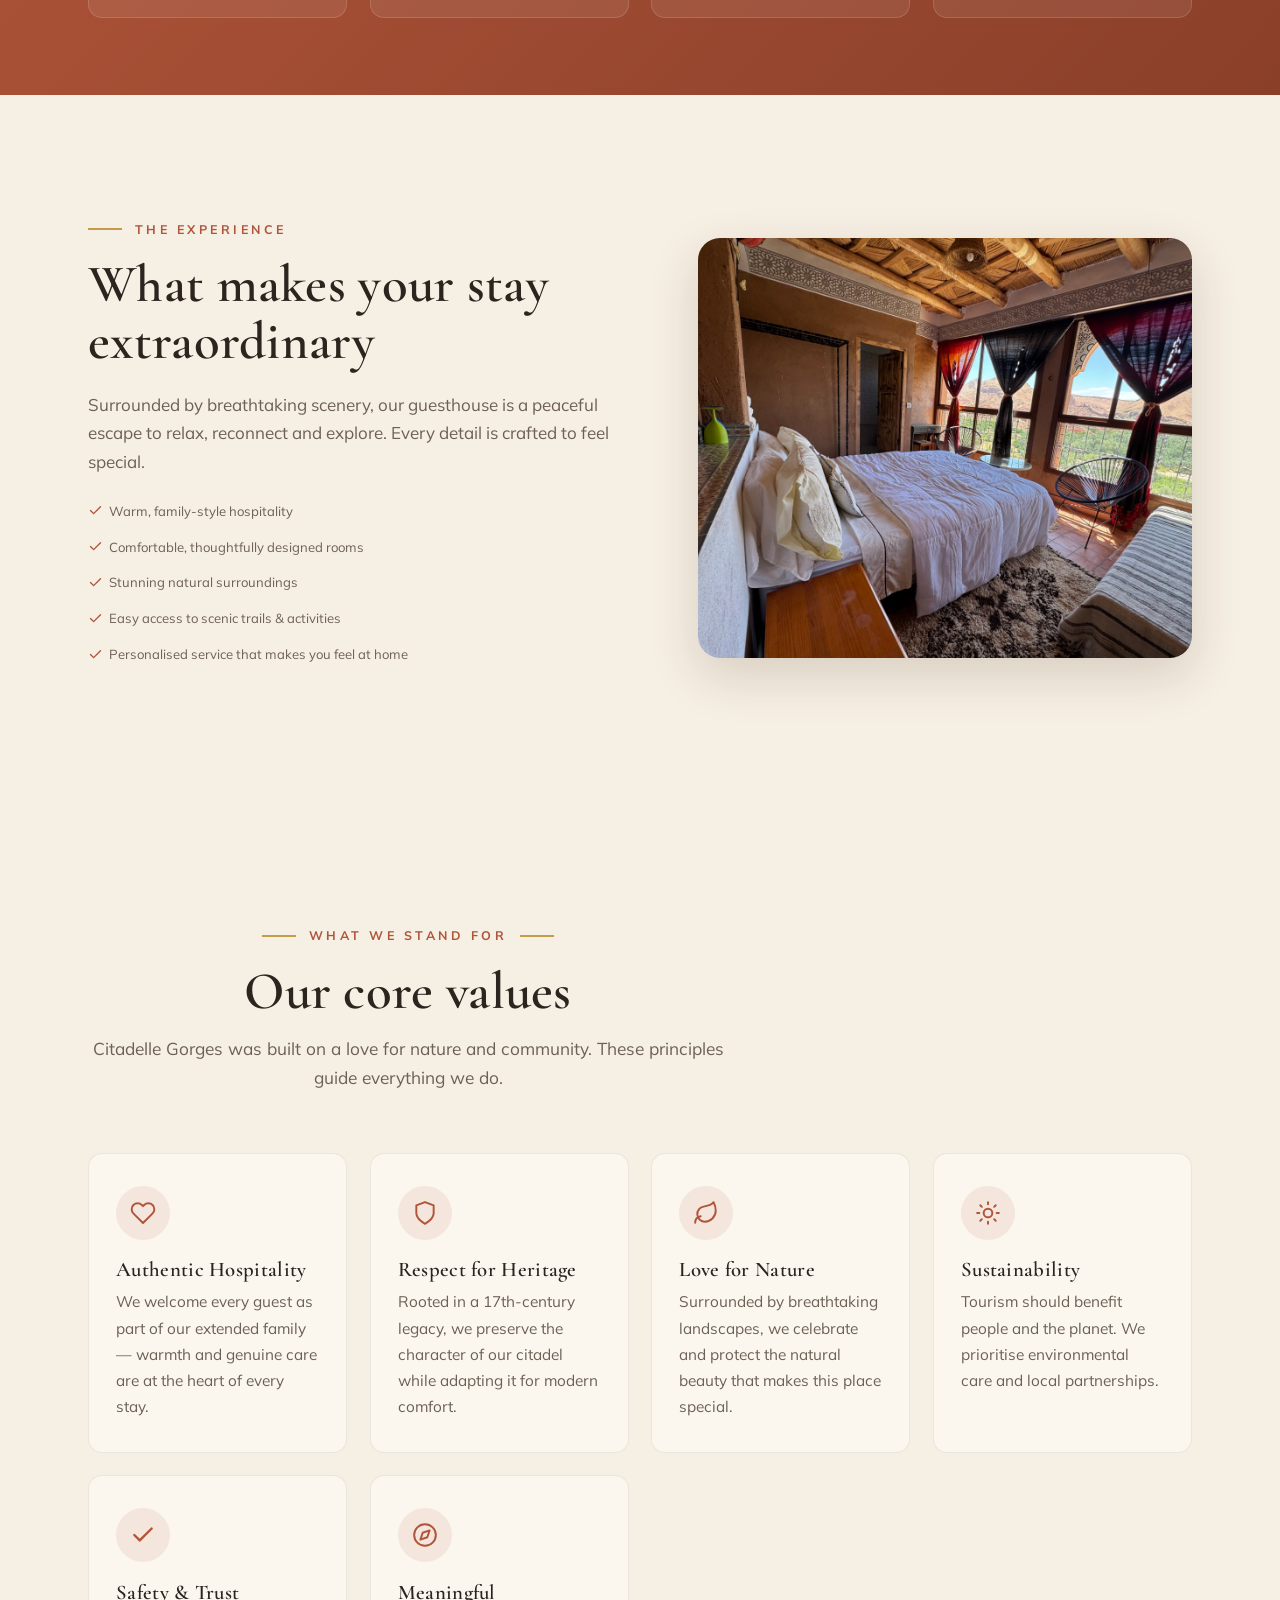
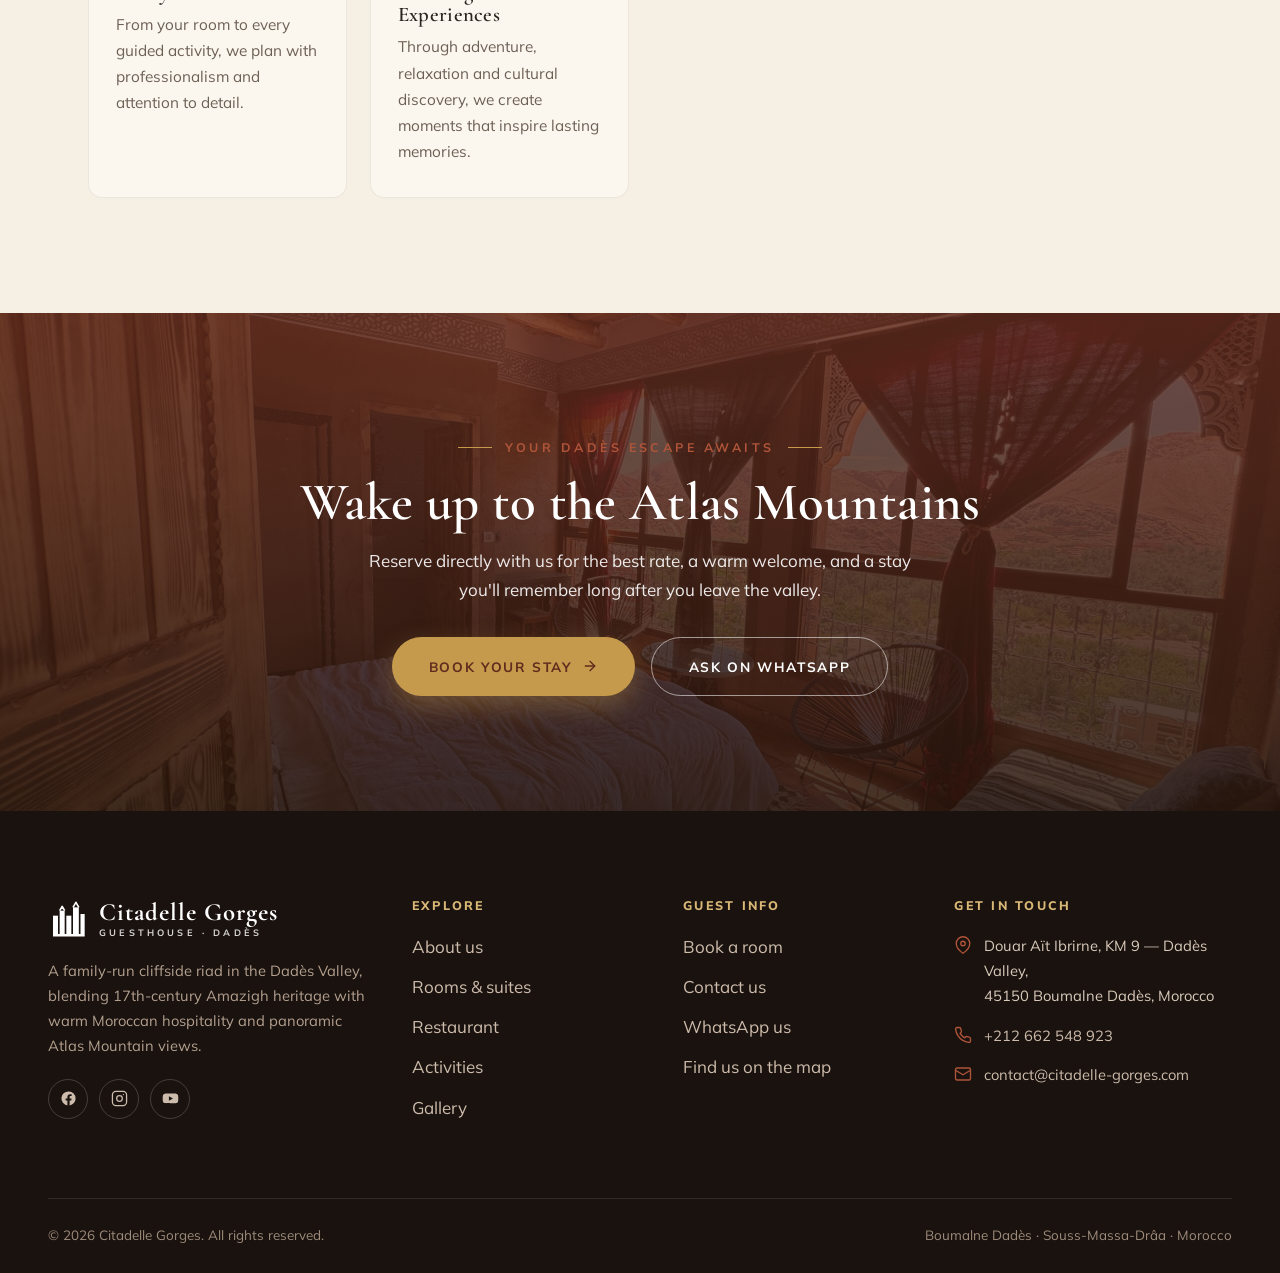
<file: about.html>
<!DOCTYPE html>
<html lang="en">
<head>
<meta charset="utf-8">
<meta name="viewport" content="width=device-width, initial-scale=1">
<title>About · Citadelle Gorges</title>
<meta name="description" content="The story of Citadelle Gorges — a 17th-century citadel in the Dadès Valley, lovingly restored by a Moroccan family into a welcoming guesthouse rooted in heritage, nature and community.">
<meta name="theme-color" content="#b0553a">
<link rel="canonical" href="https://citadelle-gorges.com/about.html">
<meta property="og:site_name" content="Citadelle Gorges">
<meta property="og:title" content="About · Citadelle Gorges">
<meta property="og:description" content="The story of Citadelle Gorges — a 17th-century citadel in the Dadès Valley, lovingly restored by a Moroccan family into a welcoming guesthouse rooted in heritage, nature and community.">
<meta property="og:type" content="website">
<meta property="og:url" content="https://citadelle-gorges.com/about.html">
<meta property="og:image" content="https://citadelle-gorges.com/assets/img/citadelle-corge-dades-30-1-scaled.jpg">
<meta name="twitter:card" content="summary_large_image">
<meta name="twitter:title" content="About · Citadelle Gorges">
<meta name="twitter:description" content="The story of Citadelle Gorges — a 17th-century citadel in the Dadès Valley, lovingly restored by a Moroccan family into a welcoming guesthouse rooted in heritage, nature and community.">
<meta name="twitter:image" content="https://citadelle-gorges.com/assets/img/citadelle-corge-dades-30-1-scaled.jpg">
<link rel="icon" href="assets/favicon.svg" type="image/svg+xml">
<link rel="alternate icon" href="assets/img/cropped-WhatsApp-Image-2023-06-01-at-08.47.36-32x32.jpg">
<link rel="apple-touch-icon" href="assets/img/cropped-WhatsApp-Image-2023-06-01-at-08.47.36-180x180.jpg">
<link rel="preconnect" href="https://fonts.googleapis.com">
<link rel="preconnect" href="https://fonts.gstatic.com" crossorigin>
<link href="https://fonts.googleapis.com/css2?family=Cormorant+Garamond:ital,wght@0,500;0,600;0,700;1,500;1,600&family=Mulish:wght@400;600;700;800&display=swap" rel="stylesheet">
<link rel="stylesheet" href="assets/css/style.css">
<script type="application/ld+json">{"@context":"https://schema.org","@type":"LodgingBusiness","name":"Citadelle Gorges","description":"A family-run cliffside guesthouse and restaurant in the Dadès Gorges, Morocco, with 10 rooms, panoramic Atlas Mountain views and authentic Moroccan cuisine.","url":"https://citadelle-gorges.com/","telephone":"+212662548923","email":"contact@citadelle-gorges.com","image":"https://citadelle-gorges.com/assets/img/citadelle-corge-dades-30-1-scaled.jpg","priceRange":"$$","currenciesAccepted":"MAD, EUR, USD","address":{"@type":"PostalAddress","streetAddress":"Douar Aït Ibrirne, KM 9, Dadès Valley","addressLocality":"Boumalne Dadès","postalCode":"45150","addressRegion":"Drâa-Tafilalet","addressCountry":"MA"},"geo":{"@type":"GeoCoordinates","latitude":31.434655,"longitude":-6.011955},"amenityFeature":[{"@type":"LocationFeatureSpecification","name":"Free Wi-Fi","value":true},{"@type":"LocationFeatureSpecification","name":"Air conditioning","value":true},{"@type":"LocationFeatureSpecification","name":"Free parking","value":true},{"@type":"LocationFeatureSpecification","name":"Restaurant","value":true},{"@type":"LocationFeatureSpecification","name":"Breakfast included","value":true},{"@type":"LocationFeatureSpecification","name":"Mountain view","value":true},{"@type":"LocationFeatureSpecification","name":"Terrace","value":true}],"sameAs":["https://www.facebook.com/","https://www.instagram.com/","https://www.youtube.com/"]}</script>
</head>
<body>
<a class="skip-link" href="#main">Skip to content</a>
<header class="site-header">
  <div class="wrap-wide nav">
    <a class="brand" href="index.html" aria-label="Citadelle Gorges home">
      <svg class="brand__icon" viewBox="0 0 48 48" fill="none" xmlns="http://www.w3.org/2000/svg" aria-hidden="true">
  <rect x="6" y="20" width="6" height="22" fill="currentColor"/>
  <rect x="14" y="14" width="6" height="28" fill="currentColor"/>
  <rect x="22" y="20" width="6" height="22" fill="currentColor"/>
  <rect x="30" y="10" width="7" height="32" fill="currentColor"/>
  <rect x="39" y="18" width="5" height="24" fill="currentColor"/>
  <path d="M14 14l3-5 3 5M30 10l3.5-6 3.5 6" stroke="currentColor" stroke-width="2" fill="none" stroke-linejoin="round"/>
  <rect x="6" y="42" width="38" height="3" fill="currentColor"/>
</svg>
      <span class="brand__text">
        <span class="brand__name">Citadelle</span>
        <span class="brand__sub">Gorges · Dadès</span>
      </span>
    </a>
    <nav class="nav__links" aria-label="Primary">
        <a href="index.html">Home</a>
        <a href="about.html" aria-current="page">About</a>
        <a href="rooms.html">Rooms</a>
        <a href="restaurant.html">Restaurant</a>
        <a href="activities.html">Activities</a>
        <a href="gallery.html">Gallery</a>
        <a href="contact.html">Contact</a>
    </nav>
    <div class="nav__cta">
      <a class="btn btn--outline btn--phone" href="tel:+212662548923"><svg viewBox="0 0 24 24" fill="none" stroke="currentColor" stroke-width="1.8" stroke-linecap="round" stroke-linejoin="round"><path d="M22 16.92v3a2 2 0 0 1-2.18 2 19.79 19.79 0 0 1-8.63-3.07 19.5 19.5 0 0 1-6-6 19.79 19.79 0 0 1-3.07-8.67A2 2 0 0 1 4.11 2h3a2 2 0 0 1 2 1.72c.13.96.36 1.9.7 2.81a2 2 0 0 1-.45 2.11L8.09 9.91a16 16 0 0 0 6 6l1.27-1.27a2 2 0 0 1 2.11-.45c.9.34 1.85.57 2.81.7A2 2 0 0 1 22 16.92z"/></svg><span>Call</span></a>
      <a class="btn btn--primary" href="booking.html">Book Now</a>
    </div>
    <button class="burger" aria-label="Menu" aria-expanded="false"><span></span><span></span><span></span></button>
    <div class="nav__drawer" aria-hidden="true"></div>
  </div>
</header>
<main id="main">

<section class="page-hero">
  <div class="page-hero__bg"><img src="assets/img/citadel-3.jpg" alt=""></div>
  <div class="wrap">
    <span class="eyebrow">Our story</span>
    <h1>A citadel with a soul</h1>
    <nav class="breadcrumb"><a href="index.html">Home</a> &nbsp;/&nbsp; About</nav>
  </div>
</section>

<section class="section">
  <div class="wrap split">
    <div class="split__media reveal"><img src="assets/img/citadelle-old-pic.jpg" alt="Historic photograph of the citadel"></div>
    <div class="split__body reveal" data-d="1">
      <span class="eyebrow">Who we are</span>
      <h2>From a family dream to a welcoming home</h2>
      <div class="prose">
        <p>Founded in the 17th century, this historic property was acquired by our family in 2010. In 2013 we began a careful restoration, preserving its heritage while preparing it to welcome guests, and in 2016 we proudly opened our doors as <strong>Riad Dades</strong>.</p>
        <p>In 2022 we chose a new, more fitting name — <strong>Citadelle Gorges</strong> — reflecting both the strength of the historic building and the breathtaking beauty of the landscape that surrounds it.</p>
        <p>What began as a simple dream to share the beauty of our surroundings has grown into a welcoming destination for adventurers, families and nature lovers alike.</p>
      </div>
    </div>
  </div>
</section>

<section class="section--tight bg-clay">
  <div class="wrap">
    <div class="features" style="--x:0">
      <div class="feature reveal" style="background:rgba(255,255,255,.08);border-color:rgba(255,255,255,.14)"><div class="feature__icon" style="background:rgba(255,255,255,.15);color:#fff"><svg viewBox="0 0 24 24" fill="none" stroke="currentColor" stroke-width="1.8" stroke-linecap="round" stroke-linejoin="round"><path d="M12 22s8-4 8-10V5l-8-3-8 3v7c0 6 8 10 8 10z"/></svg></div><h3 style="color:#fff">2010</h3><p style="color:rgba(255,255,255,.85)">Our family acquires the historic citadel.</p></div>
      <div class="feature reveal" data-d="1" style="background:rgba(255,255,255,.08);border-color:rgba(255,255,255,.14)"><div class="feature__icon" style="background:rgba(255,255,255,.15);color:#fff"><svg viewBox="0 0 24 24" fill="none" stroke="currentColor" stroke-width="1.8" stroke-linecap="round" stroke-linejoin="round"><path d="M6 3h12l4 6-10 12L2 9z"/><path d="M11 3 8 9l4 12 4-12-3-6"/><path d="M2 9h20"/></svg></div><h3 style="color:#fff">2013</h3><p style="color:rgba(255,255,255,.85)">A careful restoration begins, honouring the original architecture.</p></div>
      <div class="feature reveal" data-d="2" style="background:rgba(255,255,255,.08);border-color:rgba(255,255,255,.14)"><div class="feature__icon" style="background:rgba(255,255,255,.15);color:#fff"><svg viewBox="0 0 24 24" fill="none" stroke="currentColor" stroke-width="1.8" stroke-linecap="round" stroke-linejoin="round"><path d="M20.84 4.61a5.5 5.5 0 0 0-7.78 0L12 5.67l-1.06-1.06a5.5 5.5 0 0 0-7.78 7.78l1.06 1.06L12 21.23l7.78-7.78 1.06-1.06a5.5 5.5 0 0 0 0-7.78z"/></svg></div><h3 style="color:#fff">2016</h3><p style="color:rgba(255,255,255,.85)">We open our doors as Riad Dades.</p></div>
      <div class="feature reveal" data-d="3" style="background:rgba(255,255,255,.08);border-color:rgba(255,255,255,.14)"><div class="feature__icon" style="background:rgba(255,255,255,.15);color:#fff"><svg viewBox="0 0 24 24" fill="none" stroke="currentColor" stroke-width="1.8" stroke-linecap="round" stroke-linejoin="round"><path d="M8 3l4 8 5-5 5 15H2L8 3z"/></svg></div><h3 style="color:#fff">2022</h3><p style="color:rgba(255,255,255,.85)">Reborn as Citadelle Gorges.</p></div>
    </div>
  </div>
</section>

<section class="section bg-sand">
  <div class="wrap split split--reverse">
    <div class="split__media reveal"><img src="assets/img/citadelle-gorges-18-scaled.jpg" alt="A room with a mountain view"></div>
    <div class="split__body reveal" data-d="1">
      <span class="eyebrow">The experience</span>
      <h2>What makes your stay extraordinary</h2>
      <p style="margin-bottom:1.4rem">Surrounded by breathtaking scenery, our guesthouse is a peaceful escape to relax, reconnect and explore. Every detail is crafted to feel special.</p>
      <ul class="card__meta" style="flex-direction:column;gap:.85rem;align-items:flex-start">
        <li><svg viewBox="0 0 24 24" fill="none" stroke="currentColor" stroke-width="2.2" stroke-linecap="round" stroke-linejoin="round"><polyline points="20 6 9 17 4 12"/></svg>Warm, family-style hospitality</li>
        <li><svg viewBox="0 0 24 24" fill="none" stroke="currentColor" stroke-width="2.2" stroke-linecap="round" stroke-linejoin="round"><polyline points="20 6 9 17 4 12"/></svg>Comfortable, thoughtfully designed rooms</li>
        <li><svg viewBox="0 0 24 24" fill="none" stroke="currentColor" stroke-width="2.2" stroke-linecap="round" stroke-linejoin="round"><polyline points="20 6 9 17 4 12"/></svg>Stunning natural surroundings</li>
        <li><svg viewBox="0 0 24 24" fill="none" stroke="currentColor" stroke-width="2.2" stroke-linecap="round" stroke-linejoin="round"><polyline points="20 6 9 17 4 12"/></svg>Easy access to scenic trails &amp; activities</li>
        <li><svg viewBox="0 0 24 24" fill="none" stroke="currentColor" stroke-width="2.2" stroke-linecap="round" stroke-linejoin="round"><polyline points="20 6 9 17 4 12"/></svg>Personalised service that makes you feel at home</li>
      </ul>
    </div>
  </div>
</section>

<section class="section">
  <div class="wrap">
    <div class="section-head center reveal">
      <span class="eyebrow">What we stand for</span>
      <h2>Our core values</h2>
      <p>Citadelle Gorges was built on a love for nature and community. These principles guide everything we do.</p>
    </div>
    <div class="features">
      <div class="feature reveal" data-d="1"><div class="feature__icon"><svg viewBox="0 0 24 24" fill="none" stroke="currentColor" stroke-width="1.8" stroke-linecap="round" stroke-linejoin="round"><path d="M20.84 4.61a5.5 5.5 0 0 0-7.78 0L12 5.67l-1.06-1.06a5.5 5.5 0 0 0-7.78 7.78l1.06 1.06L12 21.23l7.78-7.78 1.06-1.06a5.5 5.5 0 0 0 0-7.78z"/></svg></div><h3>Authentic Hospitality</h3><p>We welcome every guest as part of our extended family — warmth and genuine care are at the heart of every stay.</p></div>
      <div class="feature reveal" data-d="2"><div class="feature__icon"><svg viewBox="0 0 24 24" fill="none" stroke="currentColor" stroke-width="1.8" stroke-linecap="round" stroke-linejoin="round"><path d="M12 22s8-4 8-10V5l-8-3-8 3v7c0 6 8 10 8 10z"/></svg></div><h3>Respect for Heritage</h3><p>Rooted in a 17th-century legacy, we preserve the character of our citadel while adapting it for modern comfort.</p></div>
      <div class="feature reveal" data-d="3"><div class="feature__icon"><svg viewBox="0 0 24 24" fill="none" stroke="currentColor" stroke-width="1.8" stroke-linecap="round" stroke-linejoin="round"><path d="M11 20A7 7 0 0 1 9.8 6.1C15.5 5 17 4.48 19 2c1 2 2 4.18 2 8 0 5.5-4.78 10-10 10z"/><path d="M2 21c0-3 1.85-5.36 5.08-6"/></svg></div><h3>Love for Nature</h3><p>Surrounded by breathtaking landscapes, we celebrate and protect the natural beauty that makes this place special.</p></div>
      <div class="feature reveal" data-d="1"><div class="feature__icon"><svg viewBox="0 0 24 24" fill="none" stroke="currentColor" stroke-width="1.8" stroke-linecap="round" stroke-linejoin="round"><circle cx="12" cy="12" r="4"/><path d="M12 2v2M12 20v2M4.9 4.9l1.4 1.4M17.7 17.7l1.4 1.4M2 12h2M20 12h2M4.9 19.1l1.4-1.4M17.7 6.3l1.4-1.4"/></svg></div><h3>Sustainability</h3><p>Tourism should benefit people and the planet. We prioritise environmental care and local partnerships.</p></div>
      <div class="feature reveal" data-d="2"><div class="feature__icon"><svg viewBox="0 0 24 24" fill="none" stroke="currentColor" stroke-width="2.2" stroke-linecap="round" stroke-linejoin="round"><polyline points="20 6 9 17 4 12"/></svg></div><h3>Safety &amp; Trust</h3><p>From your room to every guided activity, we plan with professionalism and attention to detail.</p></div>
      <div class="feature reveal" data-d="3"><div class="feature__icon"><svg viewBox="0 0 24 24" fill="none" stroke="currentColor" stroke-width="1.8" stroke-linecap="round" stroke-linejoin="round"><circle cx="12" cy="12" r="10"/><polygon points="16.24 7.76 14.12 14.12 7.76 16.24 9.88 9.88 16.24 7.76"/></svg></div><h3>Meaningful Experiences</h3><p>Through adventure, relaxation and cultural discovery, we create moments that inspire lasting memories.</p></div>
    </div>
  </div>
</section>

<section class="section cta-band">
  <img src="assets/img/citadelle-gorges-17-scaled.jpg" alt="">
  <div class="wrap center">
    <span class="eyebrow reveal">Your Dadès escape awaits</span>
    <h2 class="reveal" data-d="1" style="margin:1rem 0 1rem">Wake up to the Atlas Mountains</h2>
    <p class="reveal" data-d="2">Reserve directly with us for the best rate, a warm welcome, and a stay you'll remember long after you leave the valley.</p>
    <div class="reveal" data-d="3" style="margin-top:2rem;display:flex;gap:1rem;justify-content:center;flex-wrap:wrap">
      <a class="btn btn--gold btn--lg" href="booking.html">Book your stay <svg viewBox="0 0 24 24" fill="none" stroke="currentColor" stroke-width="2" stroke-linecap="round" stroke-linejoin="round"><line x1="5" y1="12" x2="19" y2="12"/><polyline points="12 5 19 12 12 19"/></svg></a>
      <a class="btn btn--ghost btn--lg" href="https://wa.me/212662548923?text=Hello%20Citadelle%20Gorges!%20I%20would%20like%20to%20check%20availability." target="_blank" rel="noopener">Ask on WhatsApp</a>
    </div>
  </div>
</section>

</main>
<footer class="site-footer">
  <div class="wrap-wide">
    <div class="footer-grid">
      <div class="footer-about">
        <a class="brand" href="index.html">
          <svg class="brand__icon" viewBox="0 0 48 48" fill="none" xmlns="http://www.w3.org/2000/svg" aria-hidden="true">
  <rect x="6" y="20" width="6" height="22" fill="currentColor"/>
  <rect x="14" y="14" width="6" height="28" fill="currentColor"/>
  <rect x="22" y="20" width="6" height="22" fill="currentColor"/>
  <rect x="30" y="10" width="7" height="32" fill="currentColor"/>
  <rect x="39" y="18" width="5" height="24" fill="currentColor"/>
  <path d="M14 14l3-5 3 5M30 10l3.5-6 3.5 6" stroke="currentColor" stroke-width="2" fill="none" stroke-linejoin="round"/>
  <rect x="6" y="42" width="38" height="3" fill="currentColor"/>
</svg>
          <span class="brand__text"><span class="brand__name">Citadelle Gorges</span><span class="brand__sub">Guesthouse · Dadès</span></span>
        </a>
        <p>A family-run cliffside riad in the Dadès Valley, blending 17th-century Amazigh heritage with warm Moroccan hospitality and panoramic Atlas Mountain views.</p>
        <div class="socials">
          <a href="https://www.facebook.com/" target="_blank" rel="noopener" aria-label="Facebook"><svg viewBox="0 0 24 24" fill="currentColor"><path d="M22 12a10 10 0 1 0-11.56 9.88v-6.99H7.9V12h2.54V9.8c0-2.5 1.49-3.89 3.77-3.89 1.09 0 2.24.2 2.24.2v2.46h-1.26c-1.24 0-1.63.77-1.63 1.56V12h2.78l-.44 2.89h-2.34v6.99A10 10 0 0 0 22 12z"/></svg></a>
          <a href="https://www.instagram.com/" target="_blank" rel="noopener" aria-label="Instagram"><svg viewBox="0 0 24 24" fill="none" stroke="currentColor" stroke-width="1.8" stroke-linecap="round" stroke-linejoin="round"><rect x="2" y="2" width="20" height="20" rx="5"/><circle cx="12" cy="12" r="4"/><line x1="17.5" y1="6.5" x2="17.5" y2="6.5"/></svg></a>
          <a href="https://www.youtube.com/" target="_blank" rel="noopener" aria-label="YouTube"><svg viewBox="0 0 24 24" fill="currentColor"><path d="M23 12s0-3.2-.4-4.72a2.5 2.5 0 0 0-1.77-1.77C19.3 5.1 12 5.1 12 5.1s-7.3 0-8.83.4A2.5 2.5 0 0 0 1.4 7.28C1 8.8 1 12 1 12s0 3.2.4 4.72a2.5 2.5 0 0 0 1.77 1.77c1.53.4 8.83.4 8.83.4s7.3 0 8.83-.4a2.5 2.5 0 0 0 1.77-1.77C23 15.2 23 12 23 12zM9.75 15.02V8.98L15.5 12l-5.75 3.02z"/></svg></a>
        </div>
      </div>
      <div>
        <h4>Explore</h4>
        <ul class="footer-links">
          <li><a href="about.html">About us</a></li>
          <li><a href="rooms.html">Rooms &amp; suites</a></li>
          <li><a href="restaurant.html">Restaurant</a></li>
          <li><a href="activities.html">Activities</a></li>
          <li><a href="gallery.html">Gallery</a></li>
        </ul>
      </div>
      <div>
        <h4>Guest info</h4>
        <ul class="footer-links">
          <li><a href="booking.html">Book a room</a></li>
          <li><a href="contact.html">Contact us</a></li>
          <li><a href="https://wa.me/212662548923?text=Hello%20Citadelle%20Gorges%2C%20I%20have%20a%20question%20about%20my%20stay." target="_blank" rel="noopener">WhatsApp us</a></li>
          <li><a href="https://www.google.com/maps?q=31.434655,-6.011955" target="_blank" rel="noopener">Find us on the map</a></li>
        </ul>
      </div>
      <div>
        <h4>Get in touch</h4>
        <ul class="footer-contact">
          <li><svg viewBox="0 0 24 24" fill="none" stroke="currentColor" stroke-width="1.8" stroke-linecap="round" stroke-linejoin="round"><path d="M21 10c0 7-9 13-9 13s-9-6-9-13a9 9 0 0 1 18 0z"/><circle cx="12" cy="10" r="3"/></svg><span>Douar Aït Ibrirne, KM 9 — Dadès Valley,<br>45150 Boumalne Dadès, Morocco</span></li>
          <li><svg viewBox="0 0 24 24" fill="none" stroke="currentColor" stroke-width="1.8" stroke-linecap="round" stroke-linejoin="round"><path d="M22 16.92v3a2 2 0 0 1-2.18 2 19.79 19.79 0 0 1-8.63-3.07 19.5 19.5 0 0 1-6-6 19.79 19.79 0 0 1-3.07-8.67A2 2 0 0 1 4.11 2h3a2 2 0 0 1 2 1.72c.13.96.36 1.9.7 2.81a2 2 0 0 1-.45 2.11L8.09 9.91a16 16 0 0 0 6 6l1.27-1.27a2 2 0 0 1 2.11-.45c.9.34 1.85.57 2.81.7A2 2 0 0 1 22 16.92z"/></svg><a href="tel:+212662548923">+212 662 548 923</a></li>
          <li><svg viewBox="0 0 24 24" fill="none" stroke="currentColor" stroke-width="1.8" stroke-linecap="round" stroke-linejoin="round"><rect x="2" y="4" width="20" height="16" rx="2"/><path d="m22 7-10 6L2 7"/></svg><a href="mailto:contact@citadelle-gorges.com">contact@citadelle-gorges.com</a></li>
        </ul>
      </div>
    </div>
    <div class="footer-bottom">
      <span>© <span data-year>2026</span> Citadelle Gorges. All rights reserved.</span>
      <span>Boumalne Dadès · Souss-Massa-Drâa · Morocco</span>
    </div>
  </div>
</footer>
<a class="wa-float" href="https://wa.me/212662548923?text=Hello%20Citadelle%20Gorges!%20I%20would%20like%20some%20information." target="_blank" rel="noopener" aria-label="Chat on WhatsApp"><svg viewBox="0 0 24 24" fill="currentColor"><path d="M17.47 14.38c-.3-.15-1.76-.87-2.03-.97-.27-.1-.47-.15-.67.15-.2.3-.77.97-.94 1.17-.17.2-.35.22-.65.07-.3-.15-1.26-.46-2.4-1.48-.89-.79-1.49-1.77-1.66-2.07-.17-.3-.02-.46.13-.61.13-.13.3-.35.45-.52.15-.17.2-.3.3-.5.1-.2.05-.37-.02-.52-.07-.15-.67-1.61-.92-2.21-.24-.58-.49-.5-.67-.51h-.57c-.2 0-.52.07-.79.37-.27.3-1.04 1.02-1.04 2.48s1.06 2.88 1.21 3.08c.15.2 2.1 3.2 5.08 4.49.71.31 1.26.49 1.69.63.71.22 1.36.19 1.87.12.57-.09 1.76-.72 2.01-1.41.25-.7.25-1.29.17-1.42-.07-.13-.27-.2-.57-.35zM12.04 2.5A9.5 9.5 0 0 0 3.9 16.86L2.5 21.5l4.75-1.25A9.5 9.5 0 1 0 12.04 2.5zm0 17.2a7.7 7.7 0 0 1-3.92-1.07l-.28-.17-2.82.74.75-2.75-.18-.28a7.7 7.7 0 1 1 6.45 3.53z"/></svg></a>
<script src="assets/js/main.js" defer></script>
</body>
</html>
</file>
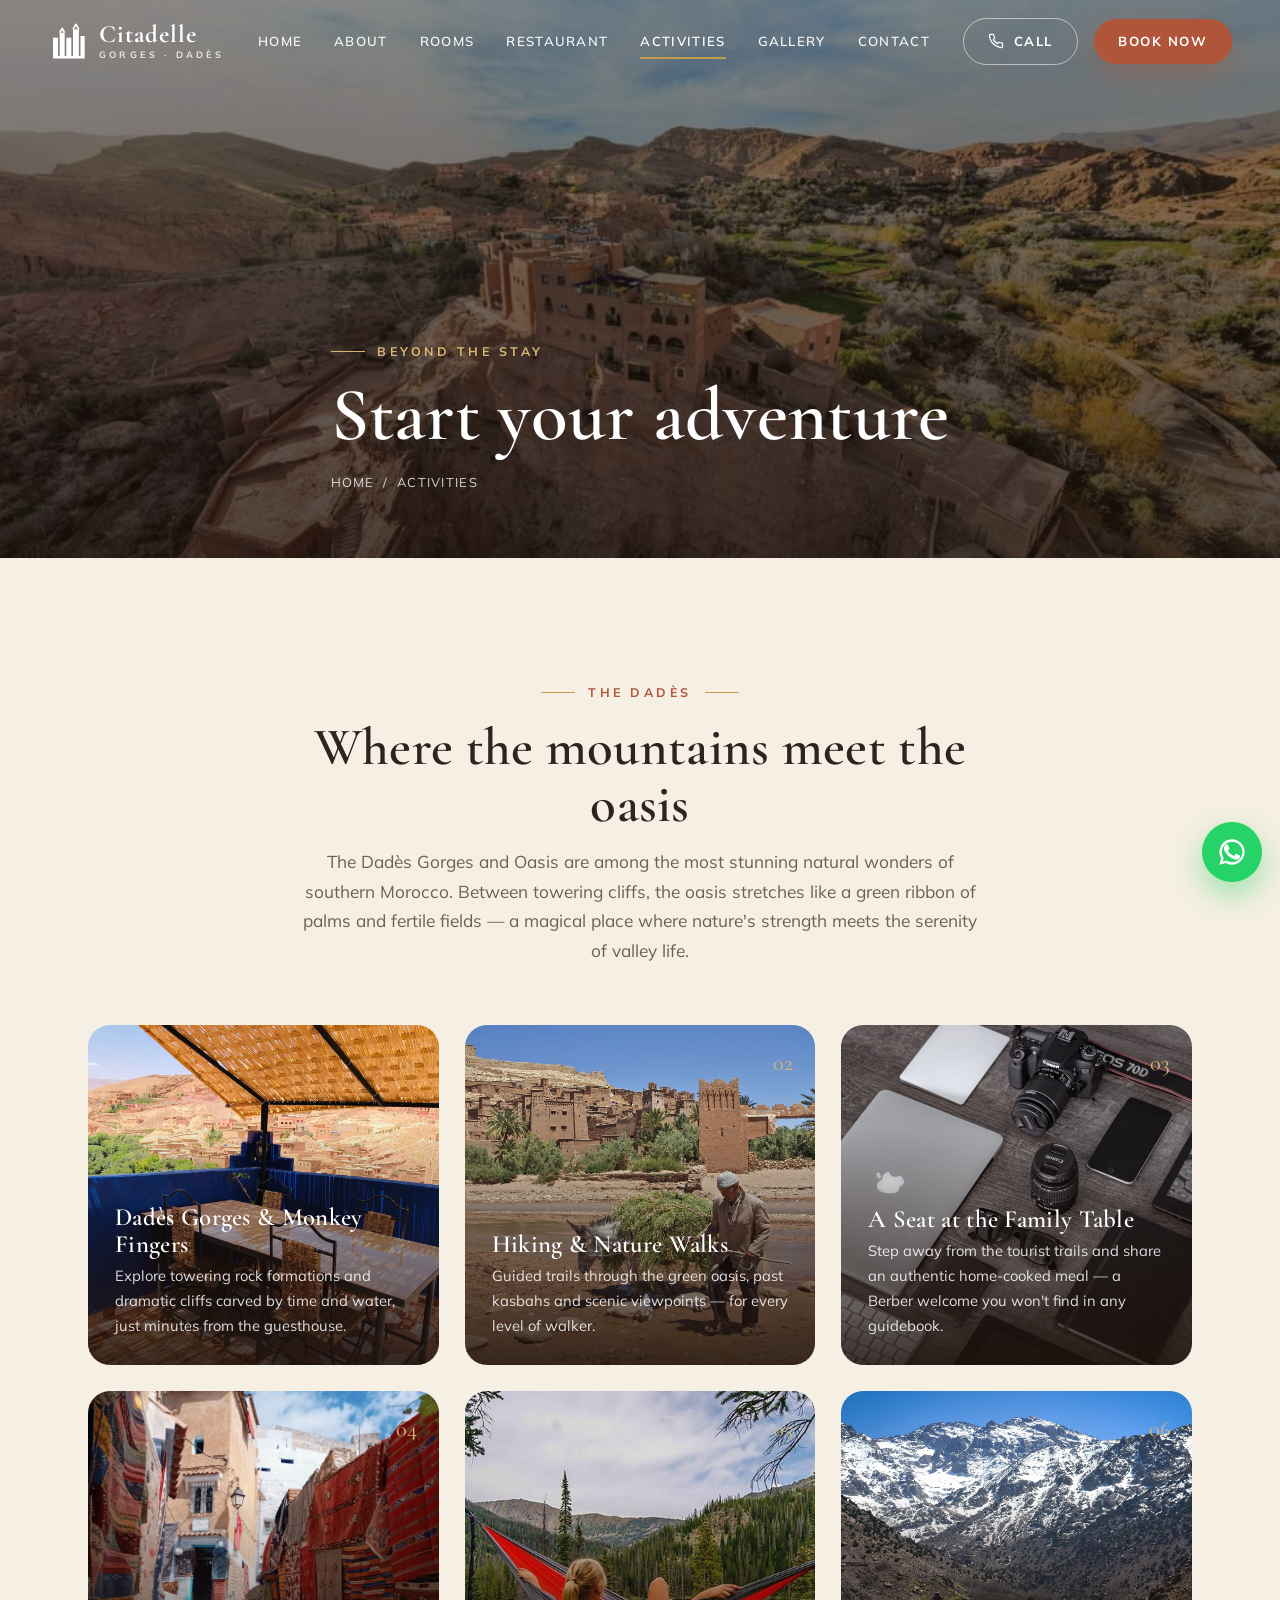
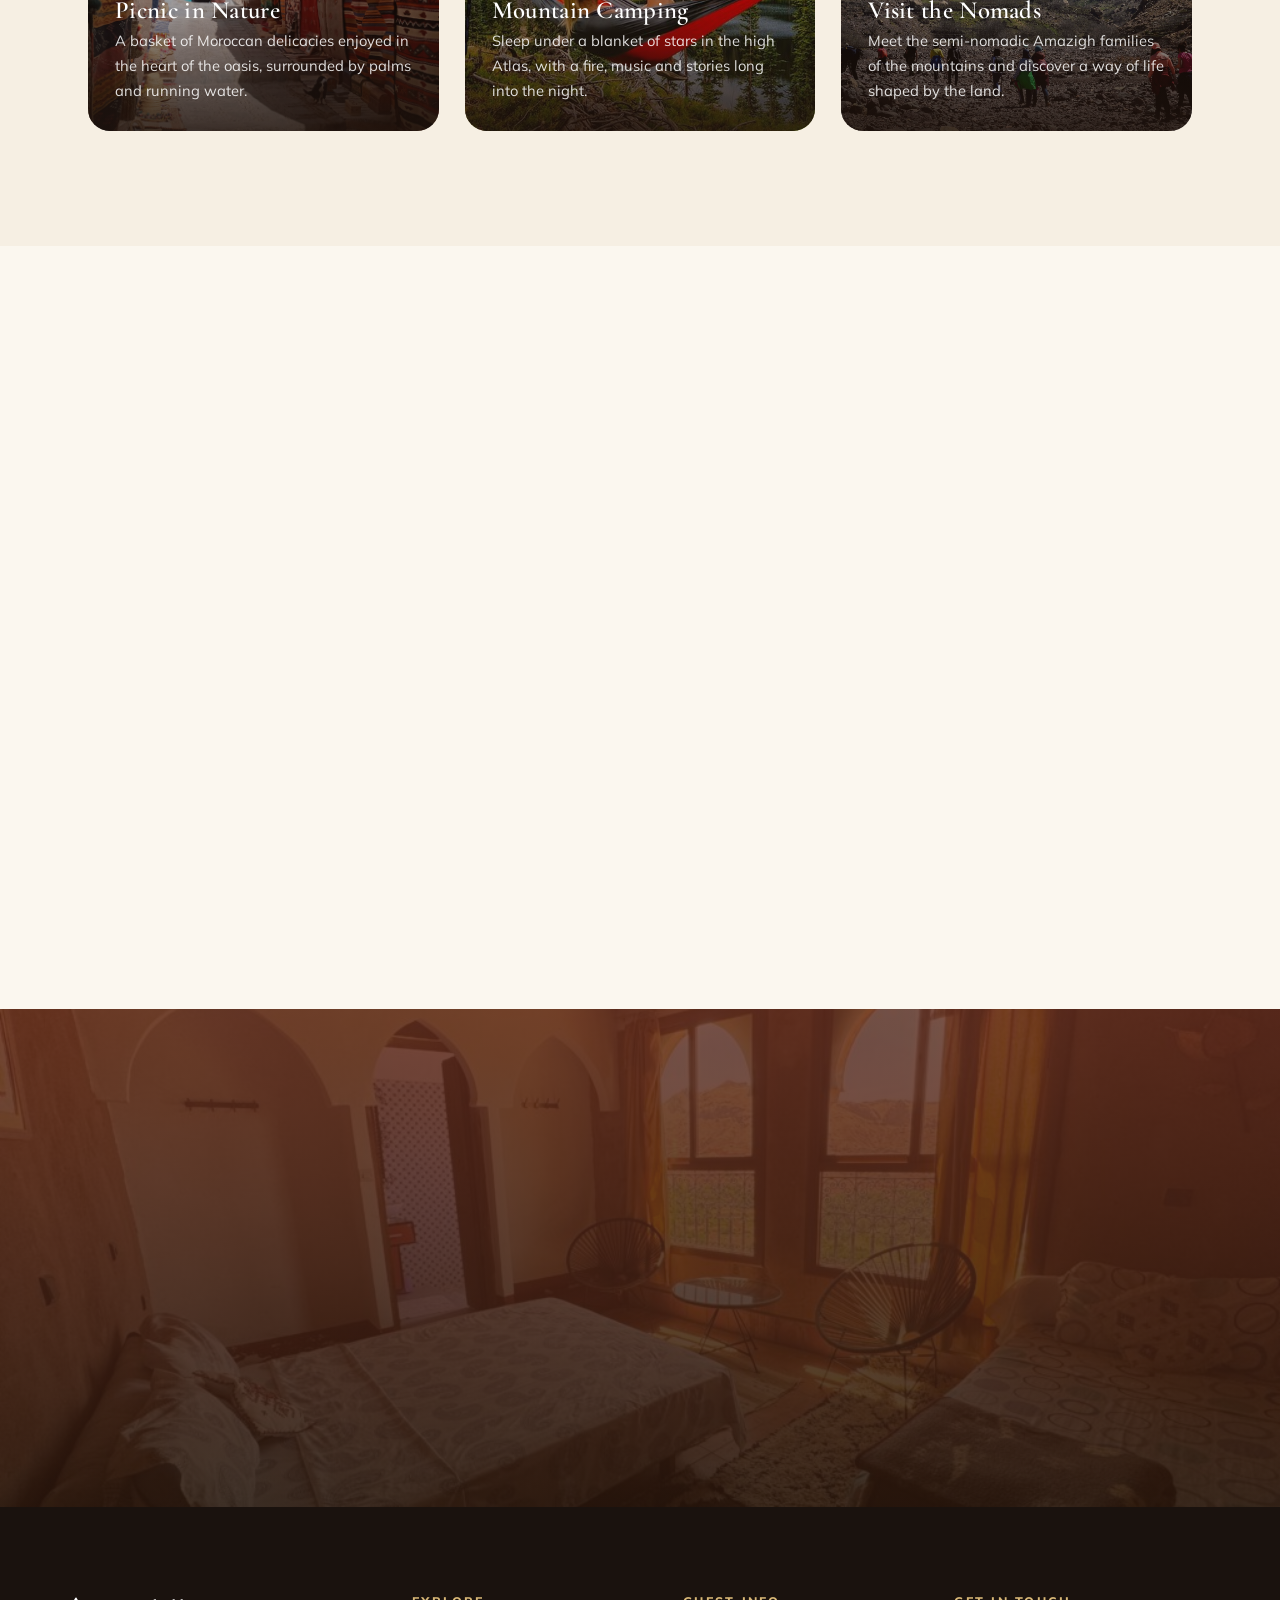
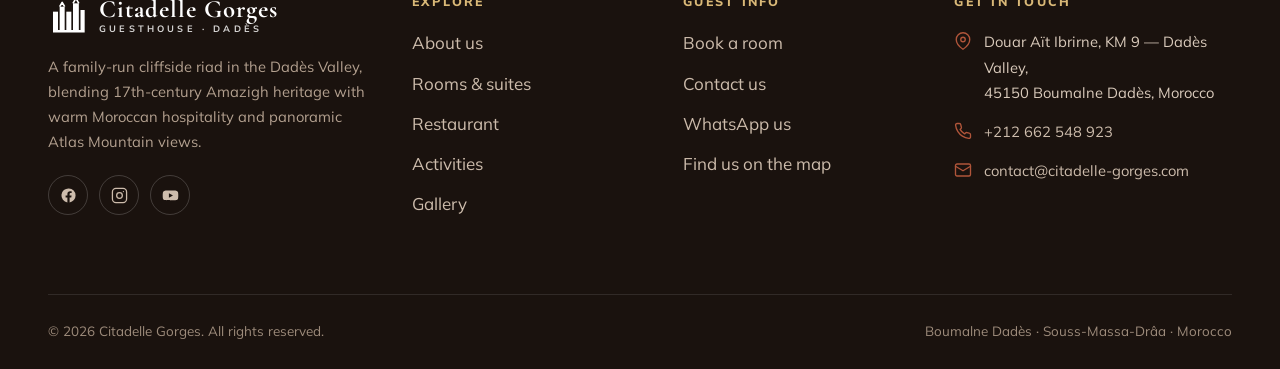
<file: activities.html>
<!DOCTYPE html>
<html lang="en">
<head>
<meta charset="utf-8">
<meta name="viewport" content="width=device-width, initial-scale=1">
<title>Activities · Citadelle Gorges</title>
<meta name="description" content="Guided adventures from Citadelle Gorges — explore the Dadès Gorges and Monkey Fingers, hike the oasis, camp under the stars, share a family meal and meet the nomads of the Atlas Mountains.">
<meta name="theme-color" content="#b0553a">
<link rel="canonical" href="https://citadelle-gorges.com/activities.html">
<meta property="og:site_name" content="Citadelle Gorges">
<meta property="og:title" content="Activities · Citadelle Gorges">
<meta property="og:description" content="Guided adventures from Citadelle Gorges — explore the Dadès Gorges and Monkey Fingers, hike the oasis, camp under the stars, share a family meal and meet the nomads of the Atlas Mountains.">
<meta property="og:type" content="website">
<meta property="og:url" content="https://citadelle-gorges.com/activities.html">
<meta property="og:image" content="https://citadelle-gorges.com/assets/img/citadelle-corge-dades-30-1-scaled.jpg">
<meta name="twitter:card" content="summary_large_image">
<meta name="twitter:title" content="Activities · Citadelle Gorges">
<meta name="twitter:description" content="Guided adventures from Citadelle Gorges — explore the Dadès Gorges and Monkey Fingers, hike the oasis, camp under the stars, share a family meal and meet the nomads of the Atlas Mountains.">
<meta name="twitter:image" content="https://citadelle-gorges.com/assets/img/citadelle-corge-dades-30-1-scaled.jpg">
<link rel="icon" href="assets/favicon.svg" type="image/svg+xml">
<link rel="alternate icon" href="assets/img/cropped-WhatsApp-Image-2023-06-01-at-08.47.36-32x32.jpg">
<link rel="apple-touch-icon" href="assets/img/cropped-WhatsApp-Image-2023-06-01-at-08.47.36-180x180.jpg">
<link rel="preconnect" href="https://fonts.googleapis.com">
<link rel="preconnect" href="https://fonts.gstatic.com" crossorigin>
<link href="https://fonts.googleapis.com/css2?family=Cormorant+Garamond:ital,wght@0,500;0,600;0,700;1,500;1,600&family=Mulish:wght@400;600;700;800&display=swap" rel="stylesheet">
<link rel="stylesheet" href="assets/css/style.css">
<script type="application/ld+json">{"@context":"https://schema.org","@type":"LodgingBusiness","name":"Citadelle Gorges","description":"A family-run cliffside guesthouse and restaurant in the Dadès Gorges, Morocco, with 10 rooms, panoramic Atlas Mountain views and authentic Moroccan cuisine.","url":"https://citadelle-gorges.com/","telephone":"+212662548923","email":"contact@citadelle-gorges.com","image":"https://citadelle-gorges.com/assets/img/citadelle-corge-dades-30-1-scaled.jpg","priceRange":"$$","currenciesAccepted":"MAD, EUR, USD","address":{"@type":"PostalAddress","streetAddress":"Douar Aït Ibrirne, KM 9, Dadès Valley","addressLocality":"Boumalne Dadès","postalCode":"45150","addressRegion":"Drâa-Tafilalet","addressCountry":"MA"},"geo":{"@type":"GeoCoordinates","latitude":31.434655,"longitude":-6.011955},"amenityFeature":[{"@type":"LocationFeatureSpecification","name":"Free Wi-Fi","value":true},{"@type":"LocationFeatureSpecification","name":"Air conditioning","value":true},{"@type":"LocationFeatureSpecification","name":"Free parking","value":true},{"@type":"LocationFeatureSpecification","name":"Restaurant","value":true},{"@type":"LocationFeatureSpecification","name":"Breakfast included","value":true},{"@type":"LocationFeatureSpecification","name":"Mountain view","value":true},{"@type":"LocationFeatureSpecification","name":"Terrace","value":true}],"sameAs":["https://www.facebook.com/","https://www.instagram.com/","https://www.youtube.com/"]}</script>
</head>
<body>
<a class="skip-link" href="#main">Skip to content</a>
<header class="site-header">
  <div class="wrap-wide nav">
    <a class="brand" href="index.html" aria-label="Citadelle Gorges home">
      <svg class="brand__icon" viewBox="0 0 48 48" fill="none" xmlns="http://www.w3.org/2000/svg" aria-hidden="true">
  <rect x="6" y="20" width="6" height="22" fill="currentColor"/>
  <rect x="14" y="14" width="6" height="28" fill="currentColor"/>
  <rect x="22" y="20" width="6" height="22" fill="currentColor"/>
  <rect x="30" y="10" width="7" height="32" fill="currentColor"/>
  <rect x="39" y="18" width="5" height="24" fill="currentColor"/>
  <path d="M14 14l3-5 3 5M30 10l3.5-6 3.5 6" stroke="currentColor" stroke-width="2" fill="none" stroke-linejoin="round"/>
  <rect x="6" y="42" width="38" height="3" fill="currentColor"/>
</svg>
      <span class="brand__text">
        <span class="brand__name">Citadelle</span>
        <span class="brand__sub">Gorges · Dadès</span>
      </span>
    </a>
    <nav class="nav__links" aria-label="Primary">
        <a href="index.html">Home</a>
        <a href="about.html">About</a>
        <a href="rooms.html">Rooms</a>
        <a href="restaurant.html">Restaurant</a>
        <a href="activities.html" aria-current="page">Activities</a>
        <a href="gallery.html">Gallery</a>
        <a href="contact.html">Contact</a>
    </nav>
    <div class="nav__cta">
      <a class="btn btn--outline btn--phone" href="tel:+212662548923"><svg viewBox="0 0 24 24" fill="none" stroke="currentColor" stroke-width="1.8" stroke-linecap="round" stroke-linejoin="round"><path d="M22 16.92v3a2 2 0 0 1-2.18 2 19.79 19.79 0 0 1-8.63-3.07 19.5 19.5 0 0 1-6-6 19.79 19.79 0 0 1-3.07-8.67A2 2 0 0 1 4.11 2h3a2 2 0 0 1 2 1.72c.13.96.36 1.9.7 2.81a2 2 0 0 1-.45 2.11L8.09 9.91a16 16 0 0 0 6 6l1.27-1.27a2 2 0 0 1 2.11-.45c.9.34 1.85.57 2.81.7A2 2 0 0 1 22 16.92z"/></svg><span>Call</span></a>
      <a class="btn btn--primary" href="booking.html">Book Now</a>
    </div>
    <button class="burger" aria-label="Menu" aria-expanded="false"><span></span><span></span><span></span></button>
    <div class="nav__drawer" aria-hidden="true"></div>
  </div>
</header>
<main id="main">

<section class="page-hero">
  <div class="page-hero__bg"><img src="assets/img/Citadele-Gorges-Ait-Ibrirne-gorges-Meguerne-1-1024x737.jpg" alt=""></div>
  <div class="wrap">
    <span class="eyebrow">Beyond the stay</span>
    <h1>Start your adventure</h1>
    <nav class="breadcrumb"><a href="index.html">Home</a> &nbsp;/&nbsp; Activities</nav>
  </div>
</section>

<section class="section">
  <div class="wrap section-head center reveal" style="max-width:780px">
    <span class="eyebrow">The Dadès</span>
    <h2>Where the mountains meet the oasis</h2>
    <p>The Dadès Gorges and Oasis are among the most stunning natural wonders of southern Morocco. Between towering cliffs, the oasis stretches like a green ribbon of palms and fertile fields — a magical place where nature's strength meets the serenity of valley life.</p>
  </div>
  <div class="wrap">
    <div class="act-grid">
      <div class="act reveal" data-d="1"><img src="assets/img/Citadele-Gorges-Ait-Ibrirne-gorges-Dades-46-1.jpg" alt="Dadès Gorges & Monkey Fingers" loading="lazy"><span class="num-badge">01</span><div><h3>Dadès Gorges &amp; Monkey Fingers</h3><p>Explore towering rock formations and dramatic cliffs carved by time and water, just minutes from the guesthouse.</p></div></div>
      <div class="act reveal" data-d="2"><img src="assets/img/morocco-2750042_1920.jpg" alt="Hiking & Nature Walks" loading="lazy"><span class="num-badge">02</span><div><h3>Hiking &amp; Nature Walks</h3><p>Guided trails through the green oasis, past kasbahs and scenic viewpoints — for every level of walker.</p></div></div>
      <div class="act reveal" data-d="3"><img src="assets/img/hector-martinez-110928-unsplash.jpg" alt="A Seat at the Family Table" loading="lazy"><span class="num-badge">03</span><div><h3>A Seat at the Family Table</h3><p>Step away from the tourist trails and share an authentic home-cooked meal — a Berber welcome you won't find in any guidebook.</p></div></div>
      <div class="act reveal" data-d="1"><img src="assets/img/tangier-7571534_1920.jpg" alt="Picnic in Nature" loading="lazy"><span class="num-badge">04</span><div><h3>Picnic in Nature</h3><p>A basket of Moroccan delicacies enjoyed in the heart of the oasis, surrounded by palms and running water.</p></div></div>
      <div class="act reveal" data-d="2"><img src="assets/img/camp-4-nzqd6hapgykpybawxan3zw0dx6d08esryy90i056vs.jpg" alt="Mountain Camping" loading="lazy"><span class="num-badge">05</span><div><h3>Mountain Camping</h3><p>Sleep under a blanket of stars in the high Atlas, with a fire, music and stories long into the night.</p></div></div>
      <div class="act reveal" data-d="3"><img src="assets/img/people-1530200_1920.jpg" alt="Visit the Nomads" loading="lazy"><span class="num-badge">06</span><div><h3>Visit the Nomads</h3><p>Meet the semi-nomadic Amazigh families of the mountains and discover a way of life shaped by the land.</p></div></div>
    </div>
  </div>
</section>

<section class="section bg-cream">
  <div class="wrap split">
    <div class="split__media reveal"><img src="assets/img/citadelle-gorges-70-1024x768.jpg" alt="Guests enjoying the Dadès valley"></div>
    <div class="split__body reveal" data-d="1">
      <span class="eyebrow">Why Citadelle Gorges</span>
      <h2>Adventures crafted by locals</h2>
      <p style="margin-bottom:1.4rem">Because we offer the best experiences and service, backed by over 15 years of welcoming travellers to our valley. Stay with us and enjoy a wide range of activities designed to immerse you in the region's beauty and culture.</p>
      <ul class="card__meta" style="flex-direction:column;gap:.85rem;align-items:flex-start">
        <li><svg viewBox="0 0 24 24" fill="none" stroke="currentColor" stroke-width="1.8" stroke-linecap="round" stroke-linejoin="round"><circle cx="12" cy="12" r="10"/><polygon points="16.24 7.76 14.12 14.12 7.76 16.24 9.88 9.88 16.24 7.76"/></svg>Experienced, local Amazigh guides</li>
        <li><svg viewBox="0 0 24 24" fill="none" stroke="currentColor" stroke-width="2.2" stroke-linecap="round" stroke-linejoin="round"><polyline points="20 6 9 17 4 12"/></svg>Private hikes tailored to your pace</li>
        <li><svg viewBox="0 0 24 24" fill="none" stroke="currentColor" stroke-width="1.8" stroke-linecap="round" stroke-linejoin="round"><path d="M21 10c0 7-9 13-9 13s-9-6-9-13a9 9 0 0 1 18 0z"/><circle cx="12" cy="10" r="3"/></svg>Transport &amp; transfers arranged for you</li>
        <li><svg viewBox="0 0 24 24" fill="none" stroke="currentColor" stroke-width="1.8" stroke-linecap="round" stroke-linejoin="round"><path d="M6 3h12l4 6-10 12L2 9z"/><path d="M11 3 8 9l4 12 4-12-3-6"/><path d="M2 9h20"/></svg>Great facilities and a comfortable base</li>
      </ul>
      <div style="margin-top:2rem"><a class="btn btn--primary" href="contact.html">Plan your adventure <svg viewBox="0 0 24 24" fill="none" stroke="currentColor" stroke-width="2" stroke-linecap="round" stroke-linejoin="round"><line x1="5" y1="12" x2="19" y2="12"/><polyline points="12 5 19 12 12 19"/></svg></a></div>
    </div>
  </div>
</section>

<section class="section cta-band">
  <img src="assets/img/citadelle-gorges-58-1024x768.jpg" alt="">
  <div class="wrap center">
    <span class="eyebrow reveal">Your Dadès escape awaits</span>
    <h2 class="reveal" data-d="1" style="margin:1rem 0 1rem">Wake up to the Atlas Mountains</h2>
    <p class="reveal" data-d="2">Reserve directly with us for the best rate, a warm welcome, and a stay you'll remember long after you leave the valley.</p>
    <div class="reveal" data-d="3" style="margin-top:2rem;display:flex;gap:1rem;justify-content:center;flex-wrap:wrap">
      <a class="btn btn--gold btn--lg" href="booking.html">Book your stay <svg viewBox="0 0 24 24" fill="none" stroke="currentColor" stroke-width="2" stroke-linecap="round" stroke-linejoin="round"><line x1="5" y1="12" x2="19" y2="12"/><polyline points="12 5 19 12 12 19"/></svg></a>
      <a class="btn btn--ghost btn--lg" href="https://wa.me/212662548923?text=Hello%20Citadelle%20Gorges!%20I%20would%20like%20to%20check%20availability." target="_blank" rel="noopener">Ask on WhatsApp</a>
    </div>
  </div>
</section>

</main>
<footer class="site-footer">
  <div class="wrap-wide">
    <div class="footer-grid">
      <div class="footer-about">
        <a class="brand" href="index.html">
          <svg class="brand__icon" viewBox="0 0 48 48" fill="none" xmlns="http://www.w3.org/2000/svg" aria-hidden="true">
  <rect x="6" y="20" width="6" height="22" fill="currentColor"/>
  <rect x="14" y="14" width="6" height="28" fill="currentColor"/>
  <rect x="22" y="20" width="6" height="22" fill="currentColor"/>
  <rect x="30" y="10" width="7" height="32" fill="currentColor"/>
  <rect x="39" y="18" width="5" height="24" fill="currentColor"/>
  <path d="M14 14l3-5 3 5M30 10l3.5-6 3.5 6" stroke="currentColor" stroke-width="2" fill="none" stroke-linejoin="round"/>
  <rect x="6" y="42" width="38" height="3" fill="currentColor"/>
</svg>
          <span class="brand__text"><span class="brand__name">Citadelle Gorges</span><span class="brand__sub">Guesthouse · Dadès</span></span>
        </a>
        <p>A family-run cliffside riad in the Dadès Valley, blending 17th-century Amazigh heritage with warm Moroccan hospitality and panoramic Atlas Mountain views.</p>
        <div class="socials">
          <a href="https://www.facebook.com/" target="_blank" rel="noopener" aria-label="Facebook"><svg viewBox="0 0 24 24" fill="currentColor"><path d="M22 12a10 10 0 1 0-11.56 9.88v-6.99H7.9V12h2.54V9.8c0-2.5 1.49-3.89 3.77-3.89 1.09 0 2.24.2 2.24.2v2.46h-1.26c-1.24 0-1.63.77-1.63 1.56V12h2.78l-.44 2.89h-2.34v6.99A10 10 0 0 0 22 12z"/></svg></a>
          <a href="https://www.instagram.com/" target="_blank" rel="noopener" aria-label="Instagram"><svg viewBox="0 0 24 24" fill="none" stroke="currentColor" stroke-width="1.8" stroke-linecap="round" stroke-linejoin="round"><rect x="2" y="2" width="20" height="20" rx="5"/><circle cx="12" cy="12" r="4"/><line x1="17.5" y1="6.5" x2="17.5" y2="6.5"/></svg></a>
          <a href="https://www.youtube.com/" target="_blank" rel="noopener" aria-label="YouTube"><svg viewBox="0 0 24 24" fill="currentColor"><path d="M23 12s0-3.2-.4-4.72a2.5 2.5 0 0 0-1.77-1.77C19.3 5.1 12 5.1 12 5.1s-7.3 0-8.83.4A2.5 2.5 0 0 0 1.4 7.28C1 8.8 1 12 1 12s0 3.2.4 4.72a2.5 2.5 0 0 0 1.77 1.77c1.53.4 8.83.4 8.83.4s7.3 0 8.83-.4a2.5 2.5 0 0 0 1.77-1.77C23 15.2 23 12 23 12zM9.75 15.02V8.98L15.5 12l-5.75 3.02z"/></svg></a>
        </div>
      </div>
      <div>
        <h4>Explore</h4>
        <ul class="footer-links">
          <li><a href="about.html">About us</a></li>
          <li><a href="rooms.html">Rooms &amp; suites</a></li>
          <li><a href="restaurant.html">Restaurant</a></li>
          <li><a href="activities.html">Activities</a></li>
          <li><a href="gallery.html">Gallery</a></li>
        </ul>
      </div>
      <div>
        <h4>Guest info</h4>
        <ul class="footer-links">
          <li><a href="booking.html">Book a room</a></li>
          <li><a href="contact.html">Contact us</a></li>
          <li><a href="https://wa.me/212662548923?text=Hello%20Citadelle%20Gorges%2C%20I%20have%20a%20question%20about%20my%20stay." target="_blank" rel="noopener">WhatsApp us</a></li>
          <li><a href="https://www.google.com/maps?q=31.434655,-6.011955" target="_blank" rel="noopener">Find us on the map</a></li>
        </ul>
      </div>
      <div>
        <h4>Get in touch</h4>
        <ul class="footer-contact">
          <li><svg viewBox="0 0 24 24" fill="none" stroke="currentColor" stroke-width="1.8" stroke-linecap="round" stroke-linejoin="round"><path d="M21 10c0 7-9 13-9 13s-9-6-9-13a9 9 0 0 1 18 0z"/><circle cx="12" cy="10" r="3"/></svg><span>Douar Aït Ibrirne, KM 9 — Dadès Valley,<br>45150 Boumalne Dadès, Morocco</span></li>
          <li><svg viewBox="0 0 24 24" fill="none" stroke="currentColor" stroke-width="1.8" stroke-linecap="round" stroke-linejoin="round"><path d="M22 16.92v3a2 2 0 0 1-2.18 2 19.79 19.79 0 0 1-8.63-3.07 19.5 19.5 0 0 1-6-6 19.79 19.79 0 0 1-3.07-8.67A2 2 0 0 1 4.11 2h3a2 2 0 0 1 2 1.72c.13.96.36 1.9.7 2.81a2 2 0 0 1-.45 2.11L8.09 9.91a16 16 0 0 0 6 6l1.27-1.27a2 2 0 0 1 2.11-.45c.9.34 1.85.57 2.81.7A2 2 0 0 1 22 16.92z"/></svg><a href="tel:+212662548923">+212 662 548 923</a></li>
          <li><svg viewBox="0 0 24 24" fill="none" stroke="currentColor" stroke-width="1.8" stroke-linecap="round" stroke-linejoin="round"><rect x="2" y="4" width="20" height="16" rx="2"/><path d="m22 7-10 6L2 7"/></svg><a href="mailto:contact@citadelle-gorges.com">contact@citadelle-gorges.com</a></li>
        </ul>
      </div>
    </div>
    <div class="footer-bottom">
      <span>© <span data-year>2026</span> Citadelle Gorges. All rights reserved.</span>
      <span>Boumalne Dadès · Souss-Massa-Drâa · Morocco</span>
    </div>
  </div>
</footer>
<a class="wa-float" href="https://wa.me/212662548923?text=Hello%20Citadelle%20Gorges!%20I%20would%20like%20some%20information." target="_blank" rel="noopener" aria-label="Chat on WhatsApp"><svg viewBox="0 0 24 24" fill="currentColor"><path d="M17.47 14.38c-.3-.15-1.76-.87-2.03-.97-.27-.1-.47-.15-.67.15-.2.3-.77.97-.94 1.17-.17.2-.35.22-.65.07-.3-.15-1.26-.46-2.4-1.48-.89-.79-1.49-1.77-1.66-2.07-.17-.3-.02-.46.13-.61.13-.13.3-.35.45-.52.15-.17.2-.3.3-.5.1-.2.05-.37-.02-.52-.07-.15-.67-1.61-.92-2.21-.24-.58-.49-.5-.67-.51h-.57c-.2 0-.52.07-.79.37-.27.3-1.04 1.02-1.04 2.48s1.06 2.88 1.21 3.08c.15.2 2.1 3.2 5.08 4.49.71.31 1.26.49 1.69.63.71.22 1.36.19 1.87.12.57-.09 1.76-.72 2.01-1.41.25-.7.25-1.29.17-1.42-.07-.13-.27-.2-.57-.35zM12.04 2.5A9.5 9.5 0 0 0 3.9 16.86L2.5 21.5l4.75-1.25A9.5 9.5 0 1 0 12.04 2.5zm0 17.2a7.7 7.7 0 0 1-3.92-1.07l-.28-.17-2.82.74.75-2.75-.18-.28a7.7 7.7 0 1 1 6.45 3.53z"/></svg></a>
<script src="assets/js/main.js" defer></script>
</body>
</html>
</file>
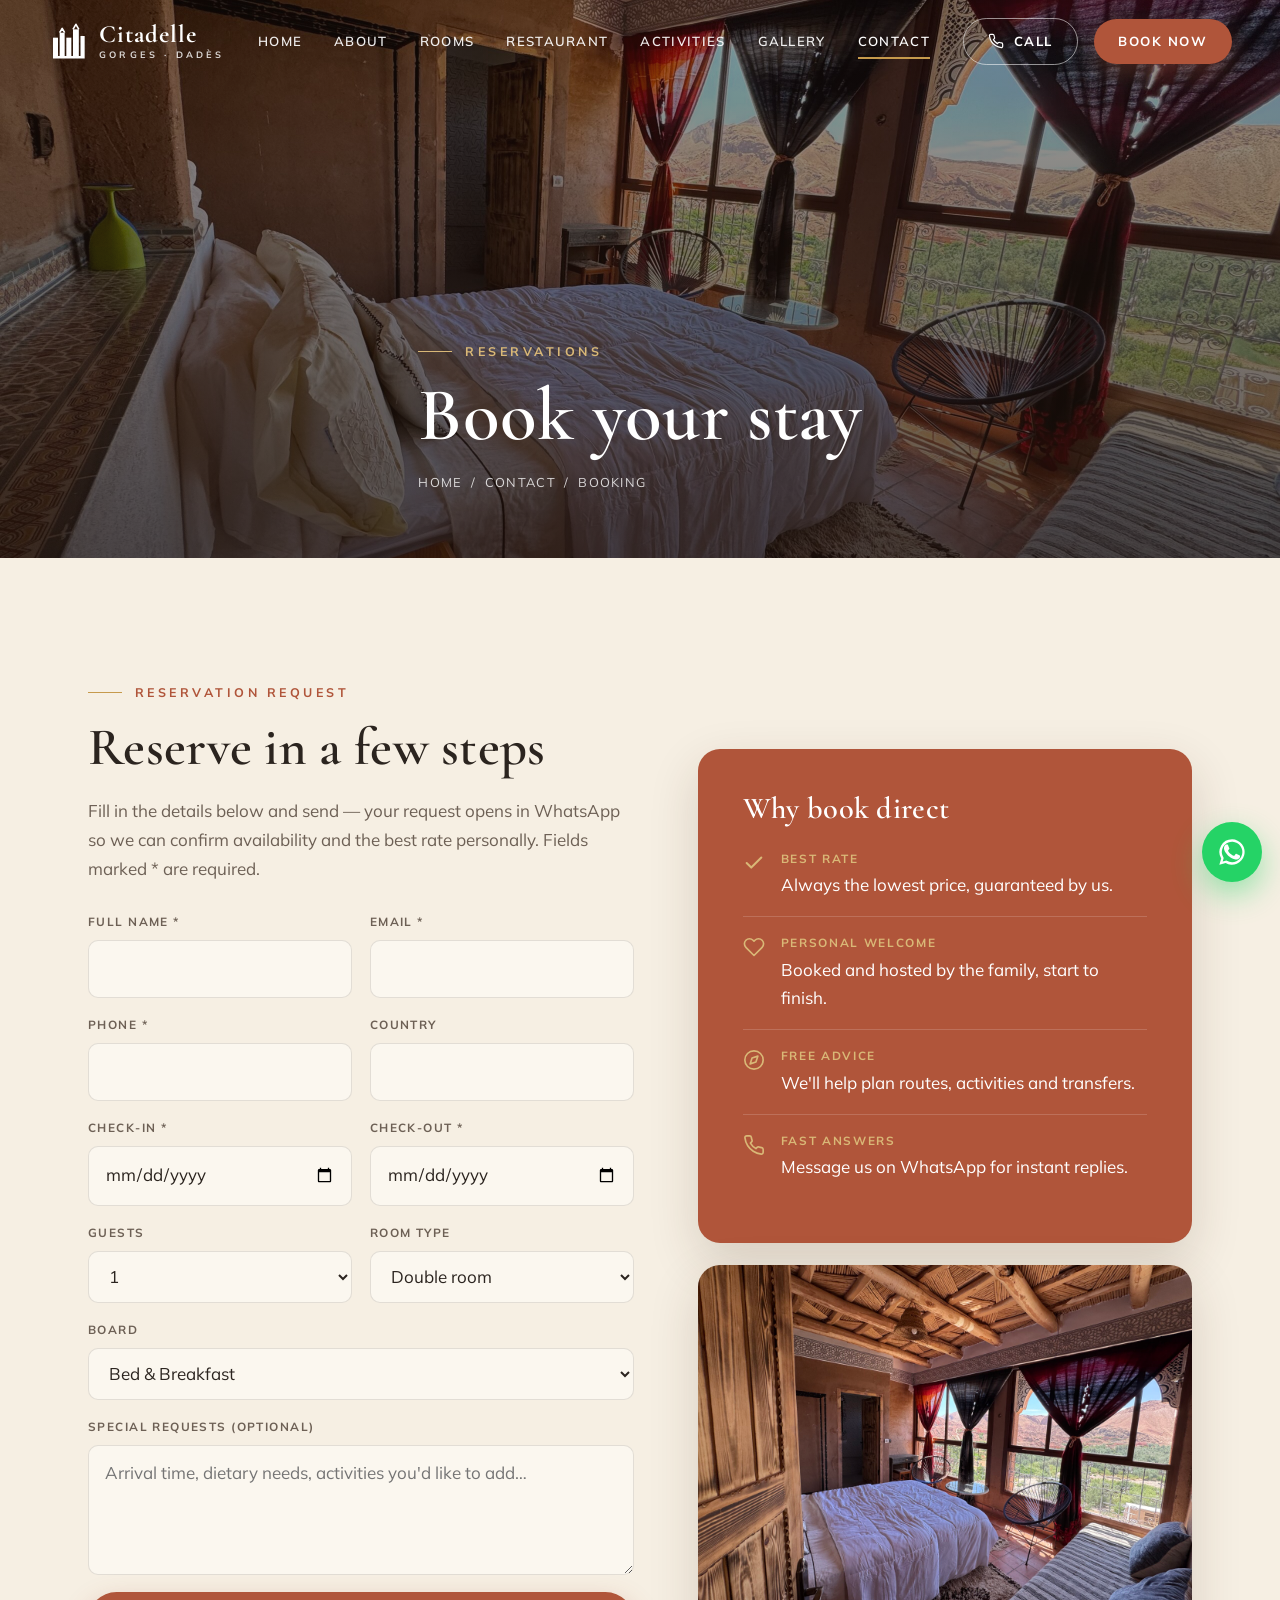
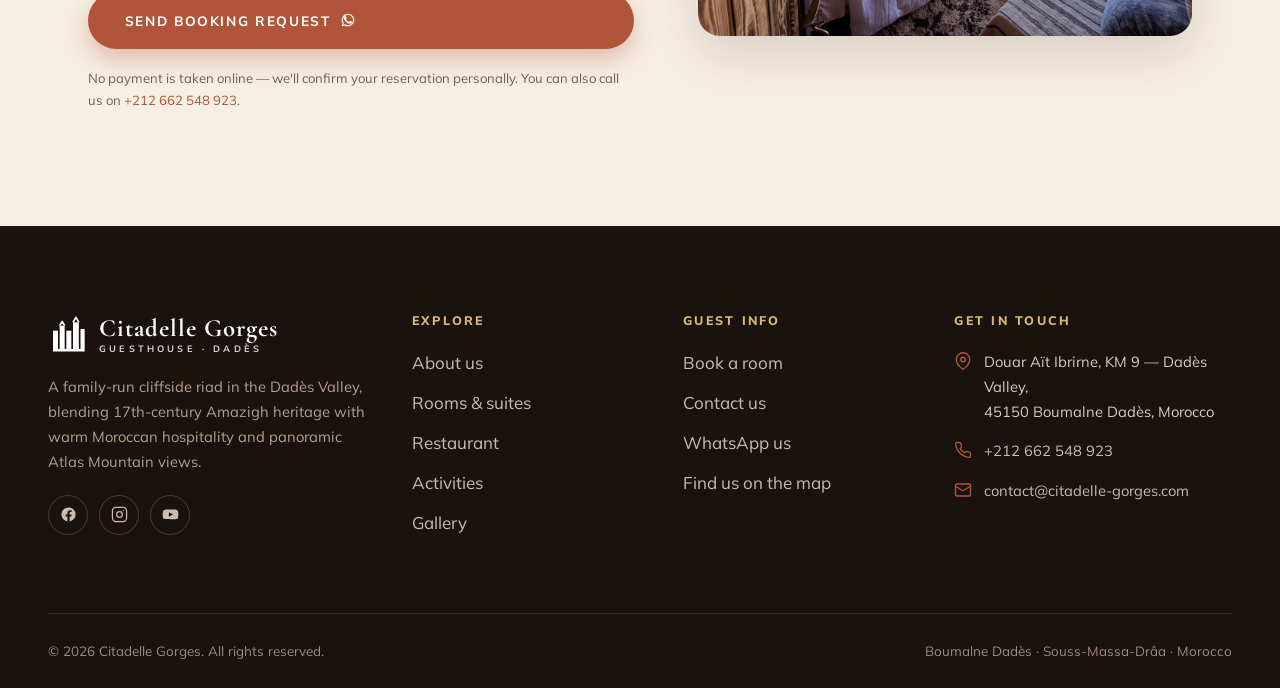
<file: booking.html>
<!DOCTYPE html>
<html lang="en">
<head>
<meta charset="utf-8">
<meta name="viewport" content="width=device-width, initial-scale=1">
<title>Booking · Citadelle Gorges</title>
<meta name="description" content="Reserve your room at Citadelle Gorges in the Dadès Valley, Morocco. Send a booking request in seconds — choose your dates, room type and board, and we'll confirm availability.">
<meta name="theme-color" content="#b0553a">
<link rel="canonical" href="https://citadelle-gorges.com/booking.html">
<meta property="og:site_name" content="Citadelle Gorges">
<meta property="og:title" content="Booking · Citadelle Gorges">
<meta property="og:description" content="Reserve your room at Citadelle Gorges in the Dadès Valley, Morocco. Send a booking request in seconds — choose your dates, room type and board, and we'll confirm availability.">
<meta property="og:type" content="website">
<meta property="og:url" content="https://citadelle-gorges.com/booking.html">
<meta property="og:image" content="https://citadelle-gorges.com/assets/img/citadelle-corge-dades-30-1-scaled.jpg">
<meta name="twitter:card" content="summary_large_image">
<meta name="twitter:title" content="Booking · Citadelle Gorges">
<meta name="twitter:description" content="Reserve your room at Citadelle Gorges in the Dadès Valley, Morocco. Send a booking request in seconds — choose your dates, room type and board, and we'll confirm availability.">
<meta name="twitter:image" content="https://citadelle-gorges.com/assets/img/citadelle-corge-dades-30-1-scaled.jpg">
<link rel="icon" href="assets/favicon.svg" type="image/svg+xml">
<link rel="alternate icon" href="assets/img/cropped-WhatsApp-Image-2023-06-01-at-08.47.36-32x32.jpg">
<link rel="apple-touch-icon" href="assets/img/cropped-WhatsApp-Image-2023-06-01-at-08.47.36-180x180.jpg">
<link rel="preconnect" href="https://fonts.googleapis.com">
<link rel="preconnect" href="https://fonts.gstatic.com" crossorigin>
<link href="https://fonts.googleapis.com/css2?family=Cormorant+Garamond:ital,wght@0,500;0,600;0,700;1,500;1,600&family=Mulish:wght@400;600;700;800&display=swap" rel="stylesheet">
<link rel="stylesheet" href="assets/css/style.css">
<script type="application/ld+json">{"@context":"https://schema.org","@type":"LodgingBusiness","name":"Citadelle Gorges","description":"A family-run cliffside guesthouse and restaurant in the Dadès Gorges, Morocco, with 10 rooms, panoramic Atlas Mountain views and authentic Moroccan cuisine.","url":"https://citadelle-gorges.com/","telephone":"+212662548923","email":"contact@citadelle-gorges.com","image":"https://citadelle-gorges.com/assets/img/citadelle-corge-dades-30-1-scaled.jpg","priceRange":"$$","currenciesAccepted":"MAD, EUR, USD","address":{"@type":"PostalAddress","streetAddress":"Douar Aït Ibrirne, KM 9, Dadès Valley","addressLocality":"Boumalne Dadès","postalCode":"45150","addressRegion":"Drâa-Tafilalet","addressCountry":"MA"},"geo":{"@type":"GeoCoordinates","latitude":31.434655,"longitude":-6.011955},"amenityFeature":[{"@type":"LocationFeatureSpecification","name":"Free Wi-Fi","value":true},{"@type":"LocationFeatureSpecification","name":"Air conditioning","value":true},{"@type":"LocationFeatureSpecification","name":"Free parking","value":true},{"@type":"LocationFeatureSpecification","name":"Restaurant","value":true},{"@type":"LocationFeatureSpecification","name":"Breakfast included","value":true},{"@type":"LocationFeatureSpecification","name":"Mountain view","value":true},{"@type":"LocationFeatureSpecification","name":"Terrace","value":true}],"sameAs":["https://www.facebook.com/","https://www.instagram.com/","https://www.youtube.com/"]}</script>
</head>
<body>
<a class="skip-link" href="#main">Skip to content</a>
<header class="site-header">
  <div class="wrap-wide nav">
    <a class="brand" href="index.html" aria-label="Citadelle Gorges home">
      <svg class="brand__icon" viewBox="0 0 48 48" fill="none" xmlns="http://www.w3.org/2000/svg" aria-hidden="true">
  <rect x="6" y="20" width="6" height="22" fill="currentColor"/>
  <rect x="14" y="14" width="6" height="28" fill="currentColor"/>
  <rect x="22" y="20" width="6" height="22" fill="currentColor"/>
  <rect x="30" y="10" width="7" height="32" fill="currentColor"/>
  <rect x="39" y="18" width="5" height="24" fill="currentColor"/>
  <path d="M14 14l3-5 3 5M30 10l3.5-6 3.5 6" stroke="currentColor" stroke-width="2" fill="none" stroke-linejoin="round"/>
  <rect x="6" y="42" width="38" height="3" fill="currentColor"/>
</svg>
      <span class="brand__text">
        <span class="brand__name">Citadelle</span>
        <span class="brand__sub">Gorges · Dadès</span>
      </span>
    </a>
    <nav class="nav__links" aria-label="Primary">
        <a href="index.html">Home</a>
        <a href="about.html">About</a>
        <a href="rooms.html">Rooms</a>
        <a href="restaurant.html">Restaurant</a>
        <a href="activities.html">Activities</a>
        <a href="gallery.html">Gallery</a>
        <a href="contact.html" aria-current="page">Contact</a>
    </nav>
    <div class="nav__cta">
      <a class="btn btn--outline btn--phone" href="tel:+212662548923"><svg viewBox="0 0 24 24" fill="none" stroke="currentColor" stroke-width="1.8" stroke-linecap="round" stroke-linejoin="round"><path d="M22 16.92v3a2 2 0 0 1-2.18 2 19.79 19.79 0 0 1-8.63-3.07 19.5 19.5 0 0 1-6-6 19.79 19.79 0 0 1-3.07-8.67A2 2 0 0 1 4.11 2h3a2 2 0 0 1 2 1.72c.13.96.36 1.9.7 2.81a2 2 0 0 1-.45 2.11L8.09 9.91a16 16 0 0 0 6 6l1.27-1.27a2 2 0 0 1 2.11-.45c.9.34 1.85.57 2.81.7A2 2 0 0 1 22 16.92z"/></svg><span>Call</span></a>
      <a class="btn btn--primary" href="booking.html">Book Now</a>
    </div>
    <button class="burger" aria-label="Menu" aria-expanded="false"><span></span><span></span><span></span></button>
    <div class="nav__drawer" aria-hidden="true"></div>
  </div>
</header>
<main id="main">

<section class="page-hero">
  <div class="page-hero__bg"><img src="assets/img/citadelle-gorges-18-scaled.jpg" alt=""></div>
  <div class="wrap">
    <span class="eyebrow">Reservations</span>
    <h1>Book your stay</h1>
    <nav class="breadcrumb"><a href="index.html">Home</a> &nbsp;/&nbsp; <a href="contact.html">Contact</a> &nbsp;/&nbsp; Booking</nav>
  </div>
</section>

<section class="section">
  <div class="wrap split">
    <div class="split__body reveal">
      <span class="eyebrow">Reservation request</span>
      <h2>Reserve in a few steps</h2>
      <p style="margin-bottom:1.8rem">Fill in the details below and send — your request opens in WhatsApp so we can confirm availability and the best rate personally. Fields marked * are required.</p>
      <form class="form" data-wa="booking">
        <div class="row2">
          <div class="field"><label for="b-name">Full name *</label><input id="b-name" name="name" required autocomplete="name"></div>
          <div class="field"><label for="b-email">Email *</label><input id="b-email" name="email" type="email" required autocomplete="email"></div>
        </div>
        <div class="row2">
          <div class="field"><label for="b-phone">Phone *</label><input id="b-phone" name="phone" type="tel" required autocomplete="tel"></div>
          <div class="field"><label for="b-country">Country</label><input id="b-country" name="country" autocomplete="country-name"></div>
        </div>
        <div class="row2">
          <div class="field"><label for="b-in">Check-in *</label><input id="b-in" name="checkin" type="date" required></div>
          <div class="field"><label for="b-out">Check-out *</label><input id="b-out" name="checkout" type="date" required></div>
        </div>
        <div class="row2">
          <div class="field"><label for="b-guests">Guests</label>
            <select id="b-guests" name="guests"><option>1</option><option>2</option><option>3</option><option>4</option><option>5+</option></select>
          </div>
          <div class="field"><label for="b-room">Room type</label>
            <select id="b-room" name="room"><option>Double room</option><option>Triple room</option><option>Quadruple room</option><option>Not sure yet</option></select>
          </div>
        </div>
        <div class="field"><label for="b-board">Board</label>
          <select id="b-board" name="board"><option>Bed &amp; Breakfast</option><option>Half board</option><option>Full board</option></select>
        </div>
        <div class="field"><label for="b-msg">Special requests (optional)</label><textarea id="b-msg" name="message" placeholder="Arrival time, dietary needs, activities you'd like to add…"></textarea></div>
        <button class="btn btn--primary btn--lg" type="submit">Send booking request <svg viewBox="0 0 24 24" fill="currentColor"><path d="M17.47 14.38c-.3-.15-1.76-.87-2.03-.97-.27-.1-.47-.15-.67.15-.2.3-.77.97-.94 1.17-.17.2-.35.22-.65.07-.3-.15-1.26-.46-2.4-1.48-.89-.79-1.49-1.77-1.66-2.07-.17-.3-.02-.46.13-.61.13-.13.3-.35.45-.52.15-.17.2-.3.3-.5.1-.2.05-.37-.02-.52-.07-.15-.67-1.61-.92-2.21-.24-.58-.49-.5-.67-.51h-.57c-.2 0-.52.07-.79.37-.27.3-1.04 1.02-1.04 2.48s1.06 2.88 1.21 3.08c.15.2 2.1 3.2 5.08 4.49.71.31 1.26.49 1.69.63.71.22 1.36.19 1.87.12.57-.09 1.76-.72 2.01-1.41.25-.7.25-1.29.17-1.42-.07-.13-.27-.2-.57-.35zM12.04 2.5A9.5 9.5 0 0 0 3.9 16.86L2.5 21.5l4.75-1.25A9.5 9.5 0 1 0 12.04 2.5zm0 17.2a7.7 7.7 0 0 1-3.92-1.07l-.28-.17-2.82.74.75-2.75-.18-.28a7.7 7.7 0 1 1 6.45 3.53z"/></svg></button>
        <p class="form-note">No payment is taken online — we'll confirm your reservation personally. You can also call us on <a href="tel:+212662548923" style="color:var(--clay)">+212 662 548 923</a>.</p>
      </form>
    </div>
    <div class="reveal" data-d="1">
      <div class="contact-panel">
        <h3 style="margin-bottom:.4rem">Why book direct</h3>
        <div class="contact-line"><svg viewBox="0 0 24 24" fill="none" stroke="currentColor" stroke-width="2.2" stroke-linecap="round" stroke-linejoin="round"><polyline points="20 6 9 17 4 12"/></svg><span><b>Best rate</b>Always the lowest price, guaranteed by us.</span></div>
        <div class="contact-line"><svg viewBox="0 0 24 24" fill="none" stroke="currentColor" stroke-width="1.8" stroke-linecap="round" stroke-linejoin="round"><path d="M20.84 4.61a5.5 5.5 0 0 0-7.78 0L12 5.67l-1.06-1.06a5.5 5.5 0 0 0-7.78 7.78l1.06 1.06L12 21.23l7.78-7.78 1.06-1.06a5.5 5.5 0 0 0 0-7.78z"/></svg><span><b>Personal welcome</b>Booked and hosted by the family, start to finish.</span></div>
        <div class="contact-line"><svg viewBox="0 0 24 24" fill="none" stroke="currentColor" stroke-width="1.8" stroke-linecap="round" stroke-linejoin="round"><circle cx="12" cy="12" r="10"/><polygon points="16.24 7.76 14.12 14.12 7.76 16.24 9.88 9.88 16.24 7.76"/></svg><span><b>Free advice</b>We'll help plan routes, activities and transfers.</span></div>
        <div class="contact-line"><svg viewBox="0 0 24 24" fill="none" stroke="currentColor" stroke-width="1.8" stroke-linecap="round" stroke-linejoin="round"><path d="M22 16.92v3a2 2 0 0 1-2.18 2 19.79 19.79 0 0 1-8.63-3.07 19.5 19.5 0 0 1-6-6 19.79 19.79 0 0 1-3.07-8.67A2 2 0 0 1 4.11 2h3a2 2 0 0 1 2 1.72c.13.96.36 1.9.7 2.81a2 2 0 0 1-.45 2.11L8.09 9.91a16 16 0 0 0 6 6l1.27-1.27a2 2 0 0 1 2.11-.45c.9.34 1.85.57 2.81.7A2 2 0 0 1 22 16.92z"/></svg><span><b>Fast answers</b>Message us on WhatsApp for instant replies.</span></div>
      </div>
      <div style="margin-top:1.4rem;border-radius:var(--radius-lg);overflow:hidden;box-shadow:var(--shadow)">
        <img src="assets/img/citadelle-gorges-17-scaled.jpg" alt="A room at Citadelle Gorges">
      </div>
    </div>
  </div>
</section>

</main>
<footer class="site-footer">
  <div class="wrap-wide">
    <div class="footer-grid">
      <div class="footer-about">
        <a class="brand" href="index.html">
          <svg class="brand__icon" viewBox="0 0 48 48" fill="none" xmlns="http://www.w3.org/2000/svg" aria-hidden="true">
  <rect x="6" y="20" width="6" height="22" fill="currentColor"/>
  <rect x="14" y="14" width="6" height="28" fill="currentColor"/>
  <rect x="22" y="20" width="6" height="22" fill="currentColor"/>
  <rect x="30" y="10" width="7" height="32" fill="currentColor"/>
  <rect x="39" y="18" width="5" height="24" fill="currentColor"/>
  <path d="M14 14l3-5 3 5M30 10l3.5-6 3.5 6" stroke="currentColor" stroke-width="2" fill="none" stroke-linejoin="round"/>
  <rect x="6" y="42" width="38" height="3" fill="currentColor"/>
</svg>
          <span class="brand__text"><span class="brand__name">Citadelle Gorges</span><span class="brand__sub">Guesthouse · Dadès</span></span>
        </a>
        <p>A family-run cliffside riad in the Dadès Valley, blending 17th-century Amazigh heritage with warm Moroccan hospitality and panoramic Atlas Mountain views.</p>
        <div class="socials">
          <a href="https://www.facebook.com/" target="_blank" rel="noopener" aria-label="Facebook"><svg viewBox="0 0 24 24" fill="currentColor"><path d="M22 12a10 10 0 1 0-11.56 9.88v-6.99H7.9V12h2.54V9.8c0-2.5 1.49-3.89 3.77-3.89 1.09 0 2.24.2 2.24.2v2.46h-1.26c-1.24 0-1.63.77-1.63 1.56V12h2.78l-.44 2.89h-2.34v6.99A10 10 0 0 0 22 12z"/></svg></a>
          <a href="https://www.instagram.com/" target="_blank" rel="noopener" aria-label="Instagram"><svg viewBox="0 0 24 24" fill="none" stroke="currentColor" stroke-width="1.8" stroke-linecap="round" stroke-linejoin="round"><rect x="2" y="2" width="20" height="20" rx="5"/><circle cx="12" cy="12" r="4"/><line x1="17.5" y1="6.5" x2="17.5" y2="6.5"/></svg></a>
          <a href="https://www.youtube.com/" target="_blank" rel="noopener" aria-label="YouTube"><svg viewBox="0 0 24 24" fill="currentColor"><path d="M23 12s0-3.2-.4-4.72a2.5 2.5 0 0 0-1.77-1.77C19.3 5.1 12 5.1 12 5.1s-7.3 0-8.83.4A2.5 2.5 0 0 0 1.4 7.28C1 8.8 1 12 1 12s0 3.2.4 4.72a2.5 2.5 0 0 0 1.77 1.77c1.53.4 8.83.4 8.83.4s7.3 0 8.83-.4a2.5 2.5 0 0 0 1.77-1.77C23 15.2 23 12 23 12zM9.75 15.02V8.98L15.5 12l-5.75 3.02z"/></svg></a>
        </div>
      </div>
      <div>
        <h4>Explore</h4>
        <ul class="footer-links">
          <li><a href="about.html">About us</a></li>
          <li><a href="rooms.html">Rooms &amp; suites</a></li>
          <li><a href="restaurant.html">Restaurant</a></li>
          <li><a href="activities.html">Activities</a></li>
          <li><a href="gallery.html">Gallery</a></li>
        </ul>
      </div>
      <div>
        <h4>Guest info</h4>
        <ul class="footer-links">
          <li><a href="booking.html">Book a room</a></li>
          <li><a href="contact.html">Contact us</a></li>
          <li><a href="https://wa.me/212662548923?text=Hello%20Citadelle%20Gorges%2C%20I%20have%20a%20question%20about%20my%20stay." target="_blank" rel="noopener">WhatsApp us</a></li>
          <li><a href="https://www.google.com/maps?q=31.434655,-6.011955" target="_blank" rel="noopener">Find us on the map</a></li>
        </ul>
      </div>
      <div>
        <h4>Get in touch</h4>
        <ul class="footer-contact">
          <li><svg viewBox="0 0 24 24" fill="none" stroke="currentColor" stroke-width="1.8" stroke-linecap="round" stroke-linejoin="round"><path d="M21 10c0 7-9 13-9 13s-9-6-9-13a9 9 0 0 1 18 0z"/><circle cx="12" cy="10" r="3"/></svg><span>Douar Aït Ibrirne, KM 9 — Dadès Valley,<br>45150 Boumalne Dadès, Morocco</span></li>
          <li><svg viewBox="0 0 24 24" fill="none" stroke="currentColor" stroke-width="1.8" stroke-linecap="round" stroke-linejoin="round"><path d="M22 16.92v3a2 2 0 0 1-2.18 2 19.79 19.79 0 0 1-8.63-3.07 19.5 19.5 0 0 1-6-6 19.79 19.79 0 0 1-3.07-8.67A2 2 0 0 1 4.11 2h3a2 2 0 0 1 2 1.72c.13.96.36 1.9.7 2.81a2 2 0 0 1-.45 2.11L8.09 9.91a16 16 0 0 0 6 6l1.27-1.27a2 2 0 0 1 2.11-.45c.9.34 1.85.57 2.81.7A2 2 0 0 1 22 16.92z"/></svg><a href="tel:+212662548923">+212 662 548 923</a></li>
          <li><svg viewBox="0 0 24 24" fill="none" stroke="currentColor" stroke-width="1.8" stroke-linecap="round" stroke-linejoin="round"><rect x="2" y="4" width="20" height="16" rx="2"/><path d="m22 7-10 6L2 7"/></svg><a href="mailto:contact@citadelle-gorges.com">contact@citadelle-gorges.com</a></li>
        </ul>
      </div>
    </div>
    <div class="footer-bottom">
      <span>© <span data-year>2026</span> Citadelle Gorges. All rights reserved.</span>
      <span>Boumalne Dadès · Souss-Massa-Drâa · Morocco</span>
    </div>
  </div>
</footer>
<a class="wa-float" href="https://wa.me/212662548923?text=Hello%20Citadelle%20Gorges!%20I%20would%20like%20some%20information." target="_blank" rel="noopener" aria-label="Chat on WhatsApp"><svg viewBox="0 0 24 24" fill="currentColor"><path d="M17.47 14.38c-.3-.15-1.76-.87-2.03-.97-.27-.1-.47-.15-.67.15-.2.3-.77.97-.94 1.17-.17.2-.35.22-.65.07-.3-.15-1.26-.46-2.4-1.48-.89-.79-1.49-1.77-1.66-2.07-.17-.3-.02-.46.13-.61.13-.13.3-.35.45-.52.15-.17.2-.3.3-.5.1-.2.05-.37-.02-.52-.07-.15-.67-1.61-.92-2.21-.24-.58-.49-.5-.67-.51h-.57c-.2 0-.52.07-.79.37-.27.3-1.04 1.02-1.04 2.48s1.06 2.88 1.21 3.08c.15.2 2.1 3.2 5.08 4.49.71.31 1.26.49 1.69.63.71.22 1.36.19 1.87.12.57-.09 1.76-.72 2.01-1.41.25-.7.25-1.29.17-1.42-.07-.13-.27-.2-.57-.35zM12.04 2.5A9.5 9.5 0 0 0 3.9 16.86L2.5 21.5l4.75-1.25A9.5 9.5 0 1 0 12.04 2.5zm0 17.2a7.7 7.7 0 0 1-3.92-1.07l-.28-.17-2.82.74.75-2.75-.18-.28a7.7 7.7 0 1 1 6.45 3.53z"/></svg></a>
<script src="assets/js/main.js" defer></script>
</body>
</html>
</file>
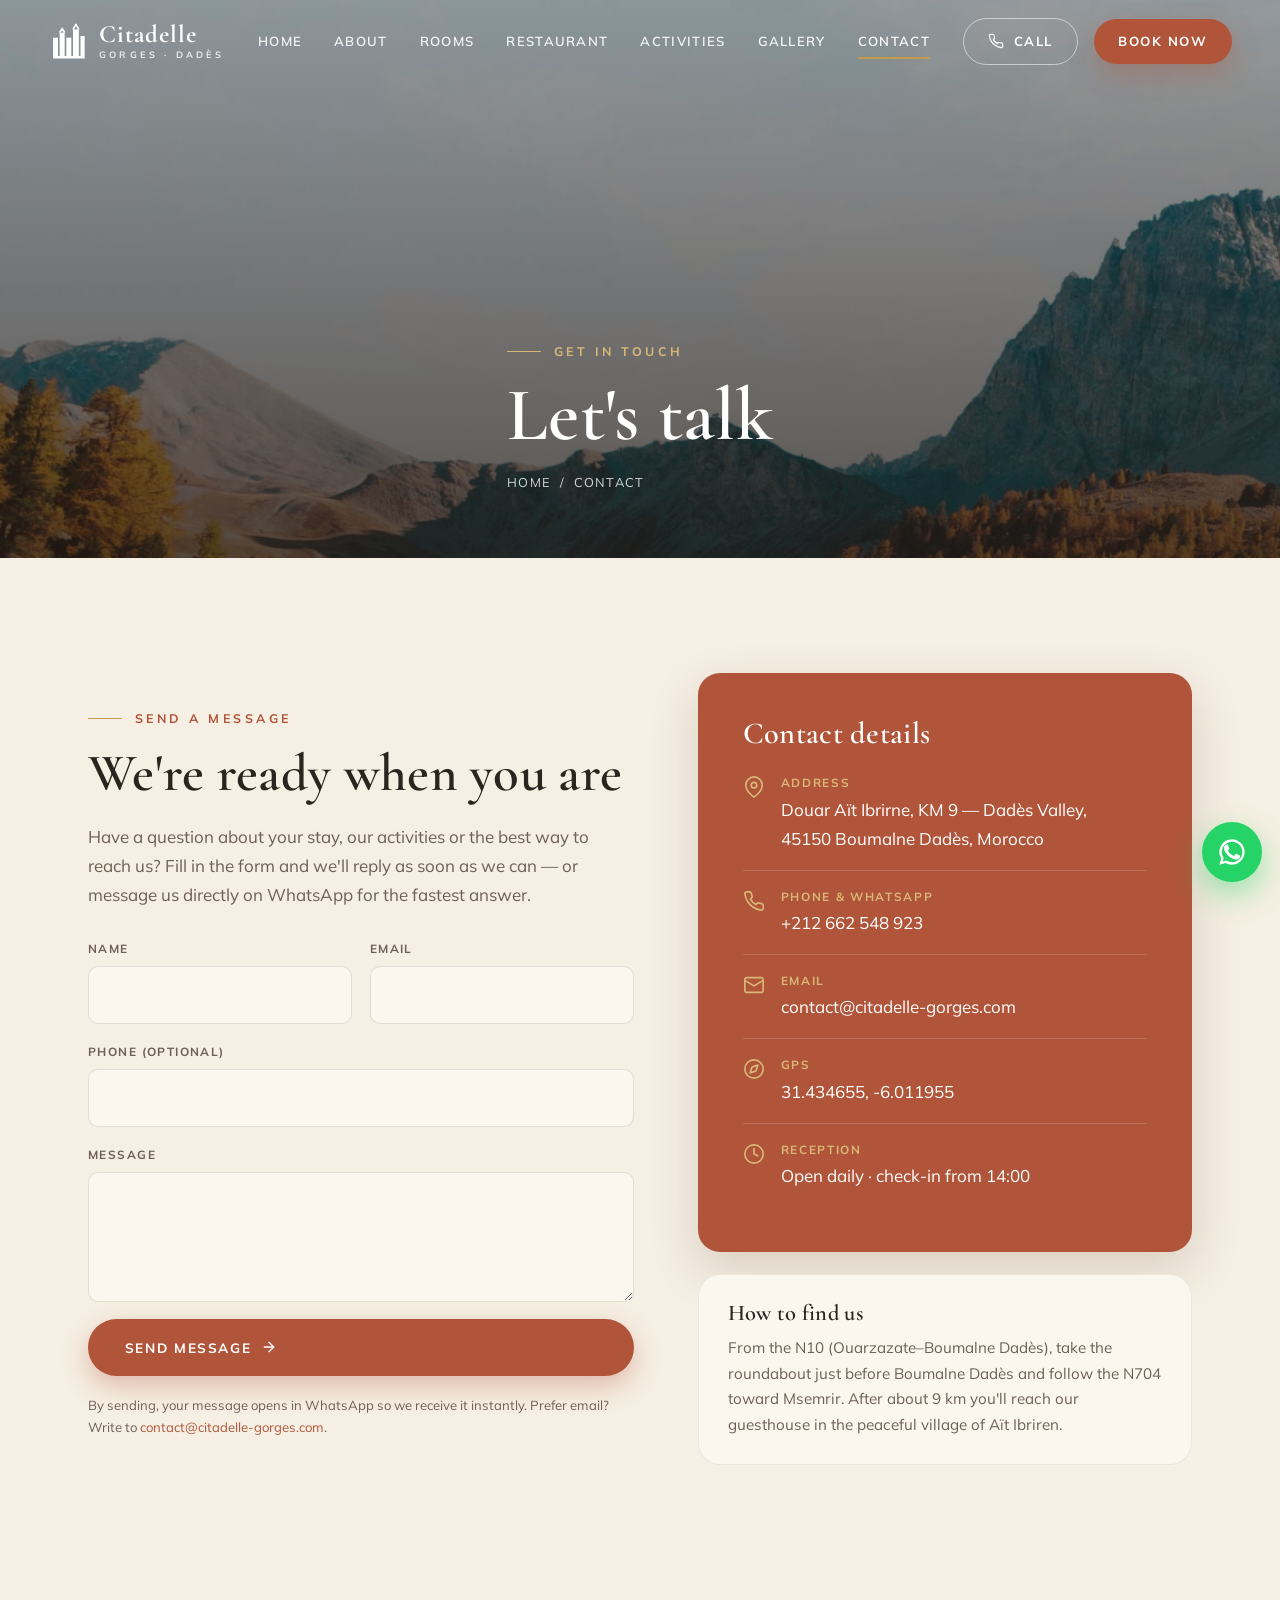
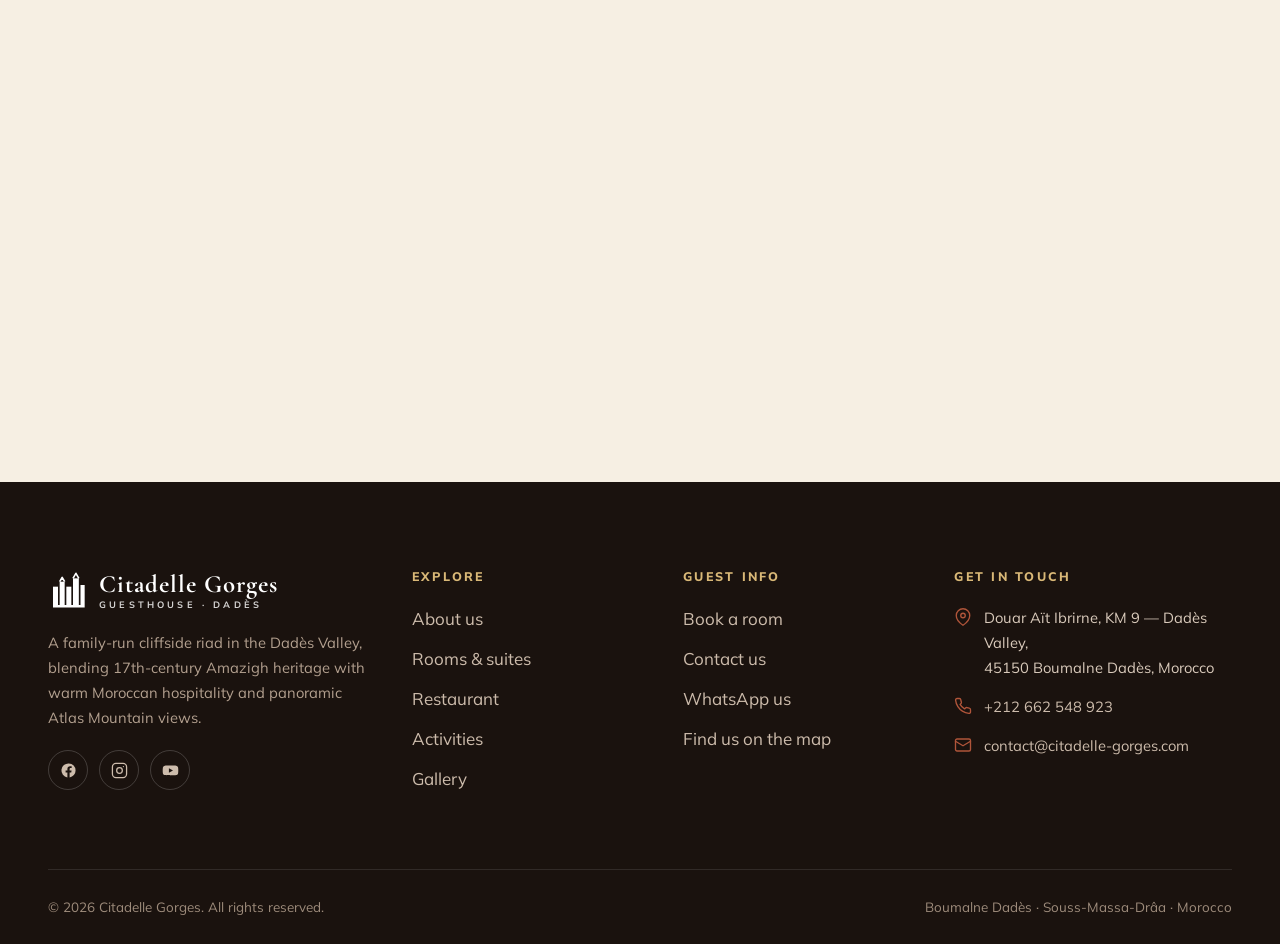
<file: contact.html>
<!DOCTYPE html>
<html lang="en">
<head>
<meta charset="utf-8">
<meta name="viewport" content="width=device-width, initial-scale=1">
<title>Contact · Citadelle Gorges</title>
<meta name="description" content="Get in touch with Citadelle Gorges in the Dadès Valley, Morocco — by phone, email or WhatsApp, or send us a message. Directions, GPS coordinates and map included.">
<meta name="theme-color" content="#b0553a">
<link rel="canonical" href="https://citadelle-gorges.com/contact.html">
<meta property="og:site_name" content="Citadelle Gorges">
<meta property="og:title" content="Contact · Citadelle Gorges">
<meta property="og:description" content="Get in touch with Citadelle Gorges in the Dadès Valley, Morocco — by phone, email or WhatsApp, or send us a message. Directions, GPS coordinates and map included.">
<meta property="og:type" content="website">
<meta property="og:url" content="https://citadelle-gorges.com/contact.html">
<meta property="og:image" content="https://citadelle-gorges.com/assets/img/citadelle-corge-dades-30-1-scaled.jpg">
<meta name="twitter:card" content="summary_large_image">
<meta name="twitter:title" content="Contact · Citadelle Gorges">
<meta name="twitter:description" content="Get in touch with Citadelle Gorges in the Dadès Valley, Morocco — by phone, email or WhatsApp, or send us a message. Directions, GPS coordinates and map included.">
<meta name="twitter:image" content="https://citadelle-gorges.com/assets/img/citadelle-corge-dades-30-1-scaled.jpg">
<link rel="icon" href="assets/favicon.svg" type="image/svg+xml">
<link rel="alternate icon" href="assets/img/cropped-WhatsApp-Image-2023-06-01-at-08.47.36-32x32.jpg">
<link rel="apple-touch-icon" href="assets/img/cropped-WhatsApp-Image-2023-06-01-at-08.47.36-180x180.jpg">
<link rel="preconnect" href="https://fonts.googleapis.com">
<link rel="preconnect" href="https://fonts.gstatic.com" crossorigin>
<link href="https://fonts.googleapis.com/css2?family=Cormorant+Garamond:ital,wght@0,500;0,600;0,700;1,500;1,600&family=Mulish:wght@400;600;700;800&display=swap" rel="stylesheet">
<link rel="stylesheet" href="assets/css/style.css">
<script type="application/ld+json">{"@context":"https://schema.org","@type":"LodgingBusiness","name":"Citadelle Gorges","description":"A family-run cliffside guesthouse and restaurant in the Dadès Gorges, Morocco, with 10 rooms, panoramic Atlas Mountain views and authentic Moroccan cuisine.","url":"https://citadelle-gorges.com/","telephone":"+212662548923","email":"contact@citadelle-gorges.com","image":"https://citadelle-gorges.com/assets/img/citadelle-corge-dades-30-1-scaled.jpg","priceRange":"$$","currenciesAccepted":"MAD, EUR, USD","address":{"@type":"PostalAddress","streetAddress":"Douar Aït Ibrirne, KM 9, Dadès Valley","addressLocality":"Boumalne Dadès","postalCode":"45150","addressRegion":"Drâa-Tafilalet","addressCountry":"MA"},"geo":{"@type":"GeoCoordinates","latitude":31.434655,"longitude":-6.011955},"amenityFeature":[{"@type":"LocationFeatureSpecification","name":"Free Wi-Fi","value":true},{"@type":"LocationFeatureSpecification","name":"Air conditioning","value":true},{"@type":"LocationFeatureSpecification","name":"Free parking","value":true},{"@type":"LocationFeatureSpecification","name":"Restaurant","value":true},{"@type":"LocationFeatureSpecification","name":"Breakfast included","value":true},{"@type":"LocationFeatureSpecification","name":"Mountain view","value":true},{"@type":"LocationFeatureSpecification","name":"Terrace","value":true}],"sameAs":["https://www.facebook.com/","https://www.instagram.com/","https://www.youtube.com/"]}</script>
</head>
<body>
<a class="skip-link" href="#main">Skip to content</a>
<header class="site-header">
  <div class="wrap-wide nav">
    <a class="brand" href="index.html" aria-label="Citadelle Gorges home">
      <svg class="brand__icon" viewBox="0 0 48 48" fill="none" xmlns="http://www.w3.org/2000/svg" aria-hidden="true">
  <rect x="6" y="20" width="6" height="22" fill="currentColor"/>
  <rect x="14" y="14" width="6" height="28" fill="currentColor"/>
  <rect x="22" y="20" width="6" height="22" fill="currentColor"/>
  <rect x="30" y="10" width="7" height="32" fill="currentColor"/>
  <rect x="39" y="18" width="5" height="24" fill="currentColor"/>
  <path d="M14 14l3-5 3 5M30 10l3.5-6 3.5 6" stroke="currentColor" stroke-width="2" fill="none" stroke-linejoin="round"/>
  <rect x="6" y="42" width="38" height="3" fill="currentColor"/>
</svg>
      <span class="brand__text">
        <span class="brand__name">Citadelle</span>
        <span class="brand__sub">Gorges · Dadès</span>
      </span>
    </a>
    <nav class="nav__links" aria-label="Primary">
        <a href="index.html">Home</a>
        <a href="about.html">About</a>
        <a href="rooms.html">Rooms</a>
        <a href="restaurant.html">Restaurant</a>
        <a href="activities.html">Activities</a>
        <a href="gallery.html">Gallery</a>
        <a href="contact.html" aria-current="page">Contact</a>
    </nav>
    <div class="nav__cta">
      <a class="btn btn--outline btn--phone" href="tel:+212662548923"><svg viewBox="0 0 24 24" fill="none" stroke="currentColor" stroke-width="1.8" stroke-linecap="round" stroke-linejoin="round"><path d="M22 16.92v3a2 2 0 0 1-2.18 2 19.79 19.79 0 0 1-8.63-3.07 19.5 19.5 0 0 1-6-6 19.79 19.79 0 0 1-3.07-8.67A2 2 0 0 1 4.11 2h3a2 2 0 0 1 2 1.72c.13.96.36 1.9.7 2.81a2 2 0 0 1-.45 2.11L8.09 9.91a16 16 0 0 0 6 6l1.27-1.27a2 2 0 0 1 2.11-.45c.9.34 1.85.57 2.81.7A2 2 0 0 1 22 16.92z"/></svg><span>Call</span></a>
      <a class="btn btn--primary" href="booking.html">Book Now</a>
    </div>
    <button class="burger" aria-label="Menu" aria-expanded="false"><span></span><span></span><span></span></button>
    <div class="nav__drawer" aria-hidden="true"></div>
  </div>
</header>
<main id="main">

<section class="page-hero">
  <div class="page-hero__bg"><img src="assets/img/contact-hero-1.jpg" alt=""></div>
  <div class="wrap">
    <span class="eyebrow">Get in touch</span>
    <h1>Let's talk</h1>
    <nav class="breadcrumb"><a href="index.html">Home</a> &nbsp;/&nbsp; Contact</nav>
  </div>
</section>

<section class="section">
  <div class="wrap split">
    <div class="split__body reveal">
      <span class="eyebrow">Send a message</span>
      <h2>We're ready when you are</h2>
      <p style="margin-bottom:1.8rem">Have a question about your stay, our activities or the best way to reach us? Fill in the form and we'll reply as soon as we can — or message us directly on WhatsApp for the fastest answer.</p>
      <form class="form" data-wa="contact">
        <div class="row2">
          <div class="field"><label for="c-name">Name</label><input id="c-name" name="name" required autocomplete="name"></div>
          <div class="field"><label for="c-email">Email</label><input id="c-email" name="email" type="email" required autocomplete="email"></div>
        </div>
        <div class="field"><label for="c-phone">Phone (optional)</label><input id="c-phone" name="phone" type="tel" autocomplete="tel"></div>
        <div class="field"><label for="c-msg">Message</label><textarea id="c-msg" name="message" required></textarea></div>
        <button class="btn btn--primary btn--lg" type="submit">Send message <svg viewBox="0 0 24 24" fill="none" stroke="currentColor" stroke-width="2" stroke-linecap="round" stroke-linejoin="round"><line x1="5" y1="12" x2="19" y2="12"/><polyline points="12 5 19 12 12 19"/></svg></button>
        <p class="form-note">By sending, your message opens in WhatsApp so we receive it instantly. Prefer email? Write to <a href="mailto:contact@citadelle-gorges.com" style="color:var(--clay)">contact@citadelle-gorges.com</a>.</p>
      </form>
    </div>
    <div class="reveal" data-d="1">
      <div class="contact-panel">
        <h3 style="margin-bottom:.4rem">Contact details</h3>
        <div class="contact-line"><svg viewBox="0 0 24 24" fill="none" stroke="currentColor" stroke-width="1.8" stroke-linecap="round" stroke-linejoin="round"><path d="M21 10c0 7-9 13-9 13s-9-6-9-13a9 9 0 0 1 18 0z"/><circle cx="12" cy="10" r="3"/></svg><span><b>Address</b>Douar Aït Ibrirne, KM 9 — Dadès Valley,<br>45150 Boumalne Dadès, Morocco</span></div>
        <div class="contact-line"><svg viewBox="0 0 24 24" fill="none" stroke="currentColor" stroke-width="1.8" stroke-linecap="round" stroke-linejoin="round"><path d="M22 16.92v3a2 2 0 0 1-2.18 2 19.79 19.79 0 0 1-8.63-3.07 19.5 19.5 0 0 1-6-6 19.79 19.79 0 0 1-3.07-8.67A2 2 0 0 1 4.11 2h3a2 2 0 0 1 2 1.72c.13.96.36 1.9.7 2.81a2 2 0 0 1-.45 2.11L8.09 9.91a16 16 0 0 0 6 6l1.27-1.27a2 2 0 0 1 2.11-.45c.9.34 1.85.57 2.81.7A2 2 0 0 1 22 16.92z"/></svg><span><b>Phone &amp; WhatsApp</b><a href="tel:+212662548923">+212 662 548 923</a></span></div>
        <div class="contact-line"><svg viewBox="0 0 24 24" fill="none" stroke="currentColor" stroke-width="1.8" stroke-linecap="round" stroke-linejoin="round"><rect x="2" y="4" width="20" height="16" rx="2"/><path d="m22 7-10 6L2 7"/></svg><span><b>Email</b><a href="mailto:contact@citadelle-gorges.com">contact@citadelle-gorges.com</a></span></div>
        <div class="contact-line"><svg viewBox="0 0 24 24" fill="none" stroke="currentColor" stroke-width="1.8" stroke-linecap="round" stroke-linejoin="round"><circle cx="12" cy="12" r="10"/><polygon points="16.24 7.76 14.12 14.12 7.76 16.24 9.88 9.88 16.24 7.76"/></svg><span><b>GPS</b>31.434655, -6.011955</span></div>
        <div class="contact-line"><svg viewBox="0 0 24 24" fill="none" stroke="currentColor" stroke-width="1.8" stroke-linecap="round" stroke-linejoin="round"><circle cx="12" cy="12" r="10"/><polyline points="12 6 12 12 16 14"/></svg><span><b>Reception</b>Open daily · check-in from 14:00</span></div>
      </div>
      <div style="margin-top:1.4rem;background:var(--cream);border:1px solid var(--line-soft);border-radius:var(--radius-lg);padding:1.6rem 1.8rem">
        <h3 style="font-size:1.4rem;margin-bottom:.6rem">How to find us</h3>
        <p style="font-size:.95rem">From the N10 (Ouarzazate–Boumalne Dadès), take the roundabout just before Boumalne Dadès and follow the N704 toward Msemrir. After about 9&nbsp;km you'll reach our guesthouse in the peaceful village of Aït Ibriren.</p>
      </div>
    </div>
  </div>
</section>

<section class="section--tight">
  <div class="wrap-wide">
    <iframe class="map-embed reveal" title="Map to Citadelle Gorges" loading="lazy" referrerpolicy="no-referrer-when-downgrade" src="https://www.google.com/maps?q=31.434655,-6.011955&z=13&output=embed"></iframe>
  </div>
</section>

</main>
<footer class="site-footer">
  <div class="wrap-wide">
    <div class="footer-grid">
      <div class="footer-about">
        <a class="brand" href="index.html">
          <svg class="brand__icon" viewBox="0 0 48 48" fill="none" xmlns="http://www.w3.org/2000/svg" aria-hidden="true">
  <rect x="6" y="20" width="6" height="22" fill="currentColor"/>
  <rect x="14" y="14" width="6" height="28" fill="currentColor"/>
  <rect x="22" y="20" width="6" height="22" fill="currentColor"/>
  <rect x="30" y="10" width="7" height="32" fill="currentColor"/>
  <rect x="39" y="18" width="5" height="24" fill="currentColor"/>
  <path d="M14 14l3-5 3 5M30 10l3.5-6 3.5 6" stroke="currentColor" stroke-width="2" fill="none" stroke-linejoin="round"/>
  <rect x="6" y="42" width="38" height="3" fill="currentColor"/>
</svg>
          <span class="brand__text"><span class="brand__name">Citadelle Gorges</span><span class="brand__sub">Guesthouse · Dadès</span></span>
        </a>
        <p>A family-run cliffside riad in the Dadès Valley, blending 17th-century Amazigh heritage with warm Moroccan hospitality and panoramic Atlas Mountain views.</p>
        <div class="socials">
          <a href="https://www.facebook.com/" target="_blank" rel="noopener" aria-label="Facebook"><svg viewBox="0 0 24 24" fill="currentColor"><path d="M22 12a10 10 0 1 0-11.56 9.88v-6.99H7.9V12h2.54V9.8c0-2.5 1.49-3.89 3.77-3.89 1.09 0 2.24.2 2.24.2v2.46h-1.26c-1.24 0-1.63.77-1.63 1.56V12h2.78l-.44 2.89h-2.34v6.99A10 10 0 0 0 22 12z"/></svg></a>
          <a href="https://www.instagram.com/" target="_blank" rel="noopener" aria-label="Instagram"><svg viewBox="0 0 24 24" fill="none" stroke="currentColor" stroke-width="1.8" stroke-linecap="round" stroke-linejoin="round"><rect x="2" y="2" width="20" height="20" rx="5"/><circle cx="12" cy="12" r="4"/><line x1="17.5" y1="6.5" x2="17.5" y2="6.5"/></svg></a>
          <a href="https://www.youtube.com/" target="_blank" rel="noopener" aria-label="YouTube"><svg viewBox="0 0 24 24" fill="currentColor"><path d="M23 12s0-3.2-.4-4.72a2.5 2.5 0 0 0-1.77-1.77C19.3 5.1 12 5.1 12 5.1s-7.3 0-8.83.4A2.5 2.5 0 0 0 1.4 7.28C1 8.8 1 12 1 12s0 3.2.4 4.72a2.5 2.5 0 0 0 1.77 1.77c1.53.4 8.83.4 8.83.4s7.3 0 8.83-.4a2.5 2.5 0 0 0 1.77-1.77C23 15.2 23 12 23 12zM9.75 15.02V8.98L15.5 12l-5.75 3.02z"/></svg></a>
        </div>
      </div>
      <div>
        <h4>Explore</h4>
        <ul class="footer-links">
          <li><a href="about.html">About us</a></li>
          <li><a href="rooms.html">Rooms &amp; suites</a></li>
          <li><a href="restaurant.html">Restaurant</a></li>
          <li><a href="activities.html">Activities</a></li>
          <li><a href="gallery.html">Gallery</a></li>
        </ul>
      </div>
      <div>
        <h4>Guest info</h4>
        <ul class="footer-links">
          <li><a href="booking.html">Book a room</a></li>
          <li><a href="contact.html">Contact us</a></li>
          <li><a href="https://wa.me/212662548923?text=Hello%20Citadelle%20Gorges%2C%20I%20have%20a%20question%20about%20my%20stay." target="_blank" rel="noopener">WhatsApp us</a></li>
          <li><a href="https://www.google.com/maps?q=31.434655,-6.011955" target="_blank" rel="noopener">Find us on the map</a></li>
        </ul>
      </div>
      <div>
        <h4>Get in touch</h4>
        <ul class="footer-contact">
          <li><svg viewBox="0 0 24 24" fill="none" stroke="currentColor" stroke-width="1.8" stroke-linecap="round" stroke-linejoin="round"><path d="M21 10c0 7-9 13-9 13s-9-6-9-13a9 9 0 0 1 18 0z"/><circle cx="12" cy="10" r="3"/></svg><span>Douar Aït Ibrirne, KM 9 — Dadès Valley,<br>45150 Boumalne Dadès, Morocco</span></li>
          <li><svg viewBox="0 0 24 24" fill="none" stroke="currentColor" stroke-width="1.8" stroke-linecap="round" stroke-linejoin="round"><path d="M22 16.92v3a2 2 0 0 1-2.18 2 19.79 19.79 0 0 1-8.63-3.07 19.5 19.5 0 0 1-6-6 19.79 19.79 0 0 1-3.07-8.67A2 2 0 0 1 4.11 2h3a2 2 0 0 1 2 1.72c.13.96.36 1.9.7 2.81a2 2 0 0 1-.45 2.11L8.09 9.91a16 16 0 0 0 6 6l1.27-1.27a2 2 0 0 1 2.11-.45c.9.34 1.85.57 2.81.7A2 2 0 0 1 22 16.92z"/></svg><a href="tel:+212662548923">+212 662 548 923</a></li>
          <li><svg viewBox="0 0 24 24" fill="none" stroke="currentColor" stroke-width="1.8" stroke-linecap="round" stroke-linejoin="round"><rect x="2" y="4" width="20" height="16" rx="2"/><path d="m22 7-10 6L2 7"/></svg><a href="mailto:contact@citadelle-gorges.com">contact@citadelle-gorges.com</a></li>
        </ul>
      </div>
    </div>
    <div class="footer-bottom">
      <span>© <span data-year>2026</span> Citadelle Gorges. All rights reserved.</span>
      <span>Boumalne Dadès · Souss-Massa-Drâa · Morocco</span>
    </div>
  </div>
</footer>
<a class="wa-float" href="https://wa.me/212662548923?text=Hello%20Citadelle%20Gorges!%20I%20would%20like%20some%20information." target="_blank" rel="noopener" aria-label="Chat on WhatsApp"><svg viewBox="0 0 24 24" fill="currentColor"><path d="M17.47 14.38c-.3-.15-1.76-.87-2.03-.97-.27-.1-.47-.15-.67.15-.2.3-.77.97-.94 1.17-.17.2-.35.22-.65.07-.3-.15-1.26-.46-2.4-1.48-.89-.79-1.49-1.77-1.66-2.07-.17-.3-.02-.46.13-.61.13-.13.3-.35.45-.52.15-.17.2-.3.3-.5.1-.2.05-.37-.02-.52-.07-.15-.67-1.61-.92-2.21-.24-.58-.49-.5-.67-.51h-.57c-.2 0-.52.07-.79.37-.27.3-1.04 1.02-1.04 2.48s1.06 2.88 1.21 3.08c.15.2 2.1 3.2 5.08 4.49.71.31 1.26.49 1.69.63.71.22 1.36.19 1.87.12.57-.09 1.76-.72 2.01-1.41.25-.7.25-1.29.17-1.42-.07-.13-.27-.2-.57-.35zM12.04 2.5A9.5 9.5 0 0 0 3.9 16.86L2.5 21.5l4.75-1.25A9.5 9.5 0 1 0 12.04 2.5zm0 17.2a7.7 7.7 0 0 1-3.92-1.07l-.28-.17-2.82.74.75-2.75-.18-.28a7.7 7.7 0 1 1 6.45 3.53z"/></svg></a>
<script src="assets/js/main.js" defer></script>
</body>
</html>
</file>
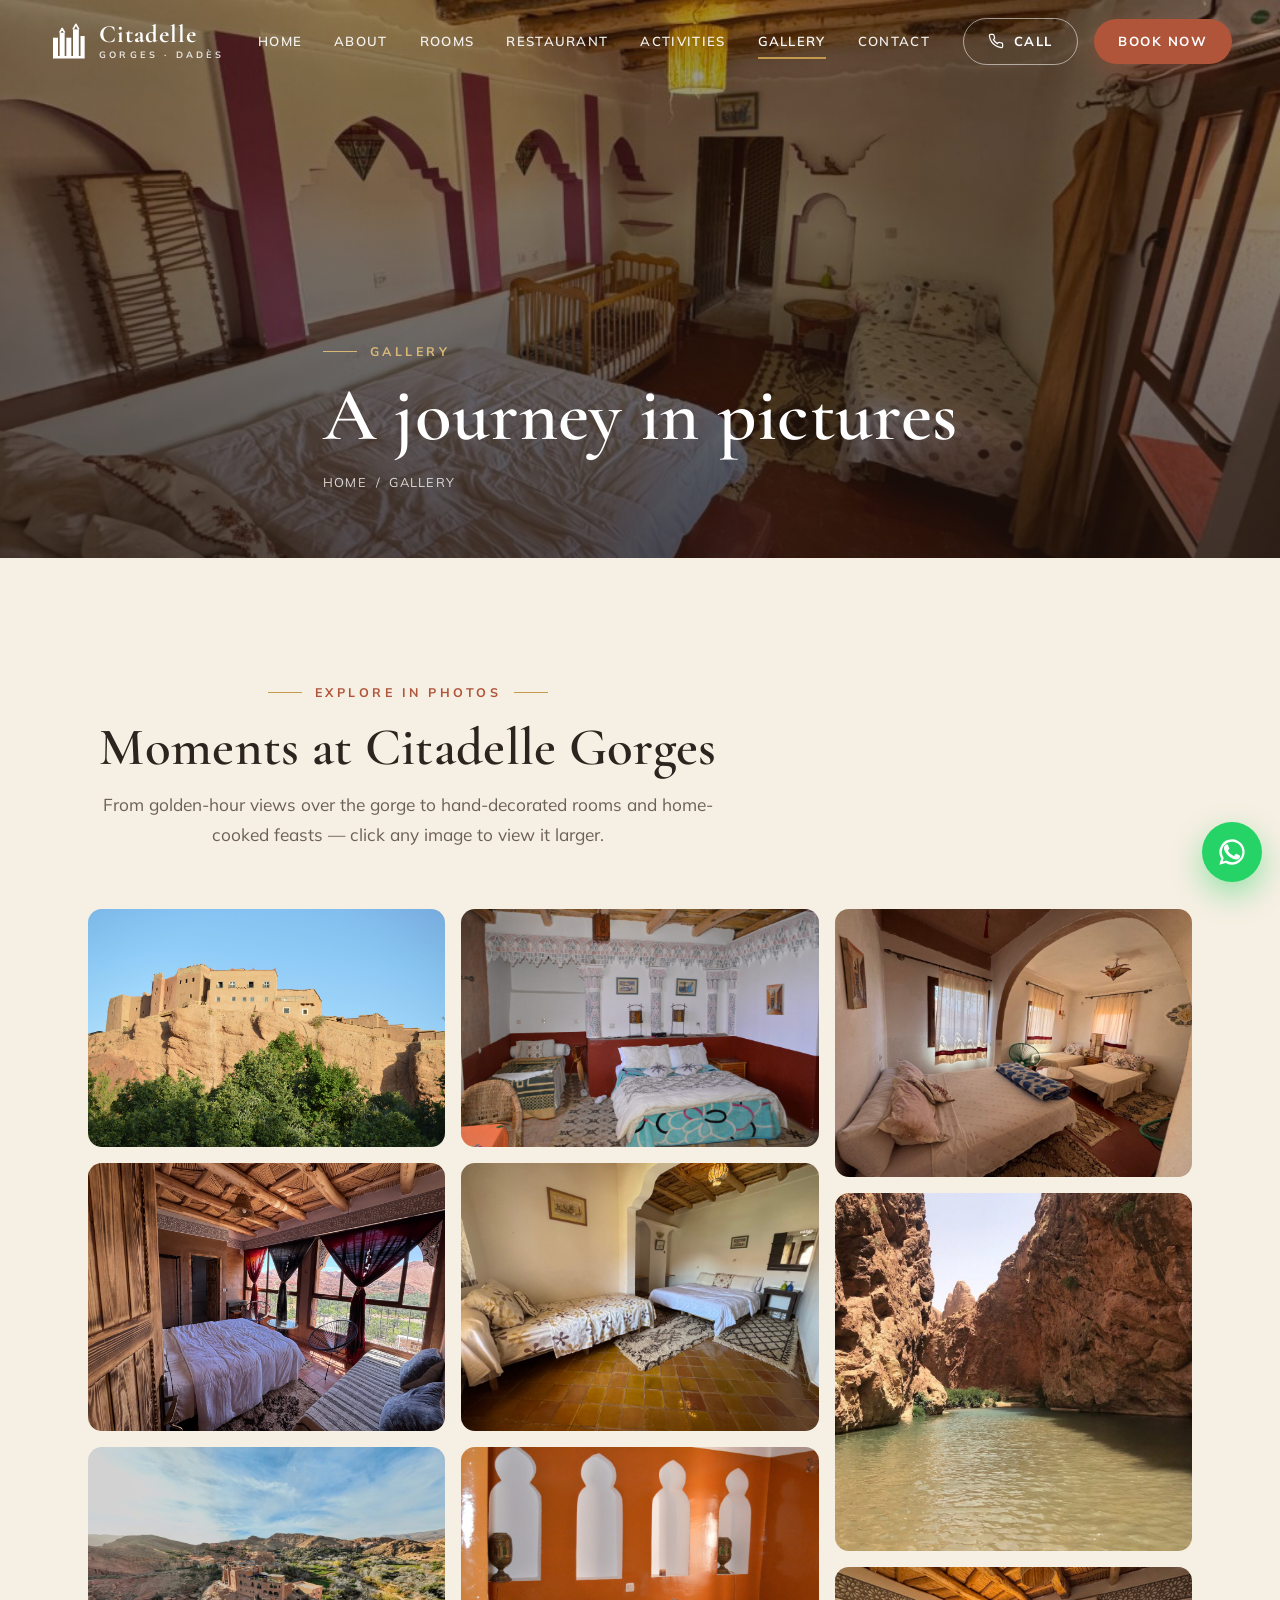
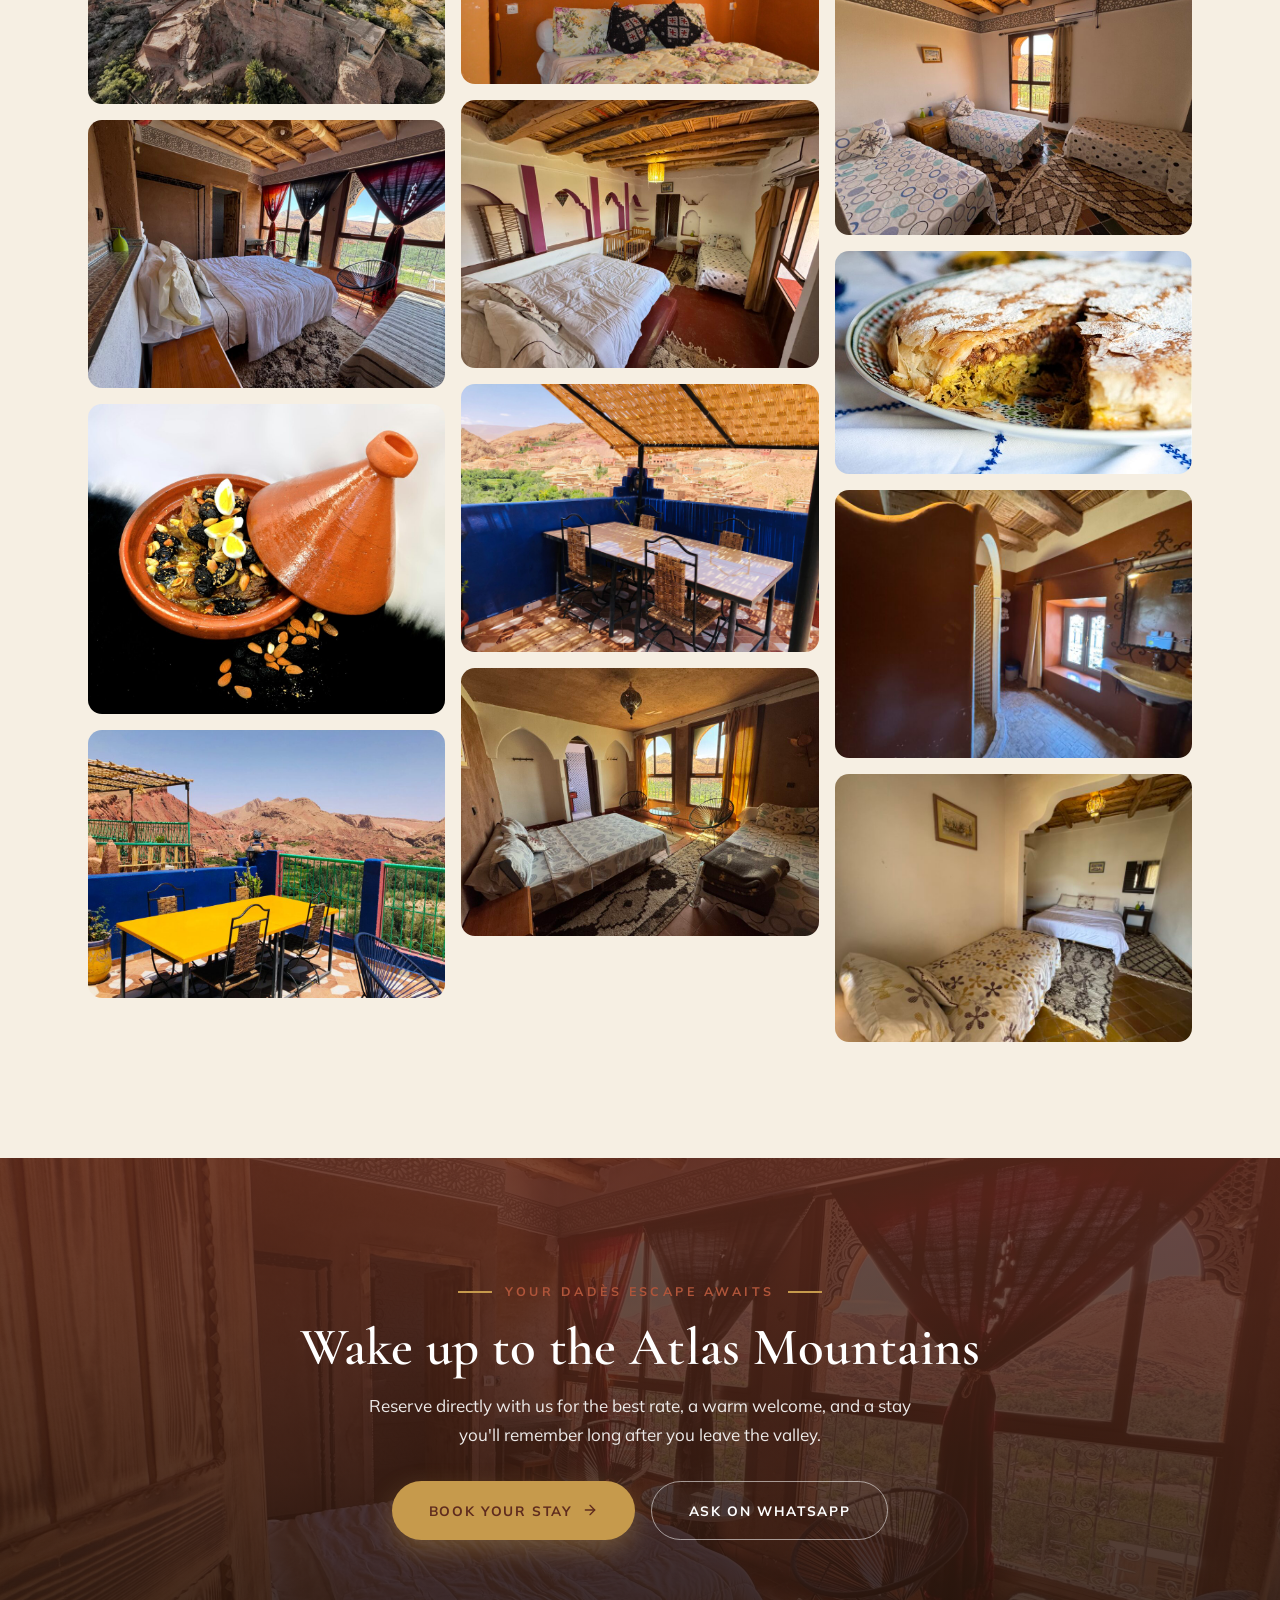
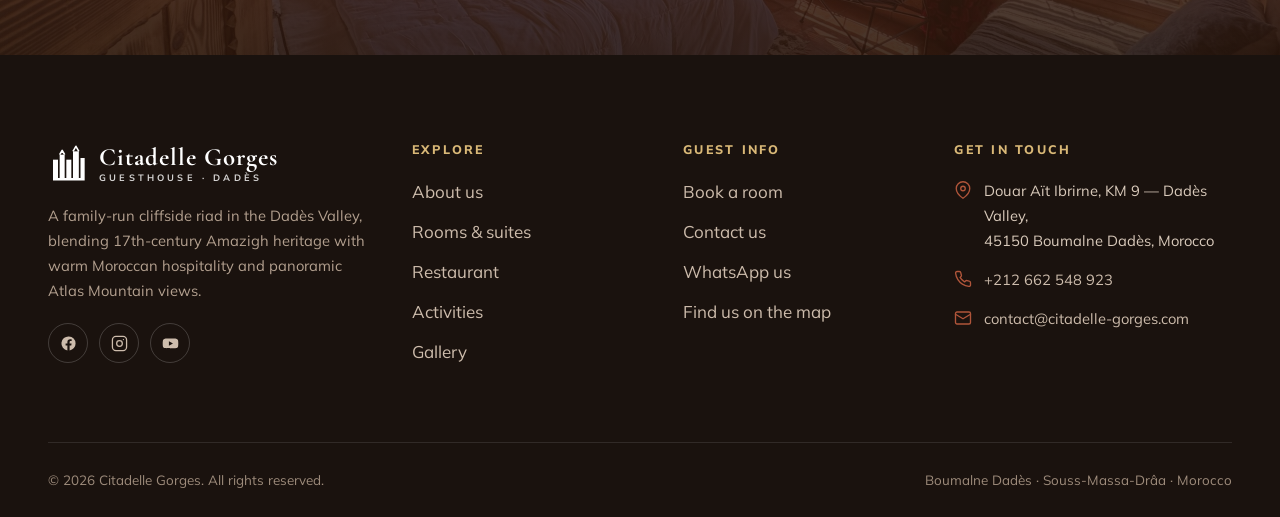
<file: gallery.html>
<!DOCTYPE html>
<html lang="en">
<head>
<meta charset="utf-8">
<meta name="viewport" content="width=device-width, initial-scale=1">
<title>Gallery · Citadelle Gorges</title>
<meta name="description" content="A visual journey through Citadelle Gorges — the cliffside citadel, traditional rooms, Moroccan cuisine and the breathtaking landscapes of the Dadès Valley.">
<meta name="theme-color" content="#b0553a">
<link rel="canonical" href="https://citadelle-gorges.com/gallery.html">
<meta property="og:site_name" content="Citadelle Gorges">
<meta property="og:title" content="Gallery · Citadelle Gorges">
<meta property="og:description" content="A visual journey through Citadelle Gorges — the cliffside citadel, traditional rooms, Moroccan cuisine and the breathtaking landscapes of the Dadès Valley.">
<meta property="og:type" content="website">
<meta property="og:url" content="https://citadelle-gorges.com/gallery.html">
<meta property="og:image" content="https://citadelle-gorges.com/assets/img/citadelle-corge-dades-30-1-scaled.jpg">
<meta name="twitter:card" content="summary_large_image">
<meta name="twitter:title" content="Gallery · Citadelle Gorges">
<meta name="twitter:description" content="A visual journey through Citadelle Gorges — the cliffside citadel, traditional rooms, Moroccan cuisine and the breathtaking landscapes of the Dadès Valley.">
<meta name="twitter:image" content="https://citadelle-gorges.com/assets/img/citadelle-corge-dades-30-1-scaled.jpg">
<link rel="icon" href="assets/favicon.svg" type="image/svg+xml">
<link rel="alternate icon" href="assets/img/cropped-WhatsApp-Image-2023-06-01-at-08.47.36-32x32.jpg">
<link rel="apple-touch-icon" href="assets/img/cropped-WhatsApp-Image-2023-06-01-at-08.47.36-180x180.jpg">
<link rel="preconnect" href="https://fonts.googleapis.com">
<link rel="preconnect" href="https://fonts.gstatic.com" crossorigin>
<link href="https://fonts.googleapis.com/css2?family=Cormorant+Garamond:ital,wght@0,500;0,600;0,700;1,500;1,600&family=Mulish:wght@400;600;700;800&display=swap" rel="stylesheet">
<link rel="stylesheet" href="assets/css/style.css">
<script type="application/ld+json">{"@context":"https://schema.org","@type":"LodgingBusiness","name":"Citadelle Gorges","description":"A family-run cliffside guesthouse and restaurant in the Dadès Gorges, Morocco, with 10 rooms, panoramic Atlas Mountain views and authentic Moroccan cuisine.","url":"https://citadelle-gorges.com/","telephone":"+212662548923","email":"contact@citadelle-gorges.com","image":"https://citadelle-gorges.com/assets/img/citadelle-corge-dades-30-1-scaled.jpg","priceRange":"$$","currenciesAccepted":"MAD, EUR, USD","address":{"@type":"PostalAddress","streetAddress":"Douar Aït Ibrirne, KM 9, Dadès Valley","addressLocality":"Boumalne Dadès","postalCode":"45150","addressRegion":"Drâa-Tafilalet","addressCountry":"MA"},"geo":{"@type":"GeoCoordinates","latitude":31.434655,"longitude":-6.011955},"amenityFeature":[{"@type":"LocationFeatureSpecification","name":"Free Wi-Fi","value":true},{"@type":"LocationFeatureSpecification","name":"Air conditioning","value":true},{"@type":"LocationFeatureSpecification","name":"Free parking","value":true},{"@type":"LocationFeatureSpecification","name":"Restaurant","value":true},{"@type":"LocationFeatureSpecification","name":"Breakfast included","value":true},{"@type":"LocationFeatureSpecification","name":"Mountain view","value":true},{"@type":"LocationFeatureSpecification","name":"Terrace","value":true}],"sameAs":["https://www.facebook.com/","https://www.instagram.com/","https://www.youtube.com/"]}</script>
</head>
<body>
<a class="skip-link" href="#main">Skip to content</a>
<header class="site-header">
  <div class="wrap-wide nav">
    <a class="brand" href="index.html" aria-label="Citadelle Gorges home">
      <svg class="brand__icon" viewBox="0 0 48 48" fill="none" xmlns="http://www.w3.org/2000/svg" aria-hidden="true">
  <rect x="6" y="20" width="6" height="22" fill="currentColor"/>
  <rect x="14" y="14" width="6" height="28" fill="currentColor"/>
  <rect x="22" y="20" width="6" height="22" fill="currentColor"/>
  <rect x="30" y="10" width="7" height="32" fill="currentColor"/>
  <rect x="39" y="18" width="5" height="24" fill="currentColor"/>
  <path d="M14 14l3-5 3 5M30 10l3.5-6 3.5 6" stroke="currentColor" stroke-width="2" fill="none" stroke-linejoin="round"/>
  <rect x="6" y="42" width="38" height="3" fill="currentColor"/>
</svg>
      <span class="brand__text">
        <span class="brand__name">Citadelle</span>
        <span class="brand__sub">Gorges · Dadès</span>
      </span>
    </a>
    <nav class="nav__links" aria-label="Primary">
        <a href="index.html">Home</a>
        <a href="about.html">About</a>
        <a href="rooms.html">Rooms</a>
        <a href="restaurant.html">Restaurant</a>
        <a href="activities.html">Activities</a>
        <a href="gallery.html" aria-current="page">Gallery</a>
        <a href="contact.html">Contact</a>
    </nav>
    <div class="nav__cta">
      <a class="btn btn--outline btn--phone" href="tel:+212662548923"><svg viewBox="0 0 24 24" fill="none" stroke="currentColor" stroke-width="1.8" stroke-linecap="round" stroke-linejoin="round"><path d="M22 16.92v3a2 2 0 0 1-2.18 2 19.79 19.79 0 0 1-8.63-3.07 19.5 19.5 0 0 1-6-6 19.79 19.79 0 0 1-3.07-8.67A2 2 0 0 1 4.11 2h3a2 2 0 0 1 2 1.72c.13.96.36 1.9.7 2.81a2 2 0 0 1-.45 2.11L8.09 9.91a16 16 0 0 0 6 6l1.27-1.27a2 2 0 0 1 2.11-.45c.9.34 1.85.57 2.81.7A2 2 0 0 1 22 16.92z"/></svg><span>Call</span></a>
      <a class="btn btn--primary" href="booking.html">Book Now</a>
    </div>
    <button class="burger" aria-label="Menu" aria-expanded="false"><span></span><span></span><span></span></button>
    <div class="nav__drawer" aria-hidden="true"></div>
  </div>
</header>
<main id="main">

<section class="page-hero">
  <div class="page-hero__bg"><img src="assets/img/citadelle-gorges-24-1024x768.jpg" alt=""></div>
  <div class="wrap">
    <span class="eyebrow">Gallery</span>
    <h1>A journey in pictures</h1>
    <nav class="breadcrumb"><a href="index.html">Home</a> &nbsp;/&nbsp; Gallery</nav>
  </div>
</section>

<section class="section">
  <div class="wrap">
    <div class="section-head center reveal">
      <span class="eyebrow">Explore in photos</span>
      <h2>Moments at Citadelle Gorges</h2>
      <p>From golden-hour views over the gorge to hand-decorated rooms and home-cooked feasts — click any image to view it larger.</p>
    </div>
    <div class="gallery reveal" data-lightbox>
      <figure><img src="assets/img/citadelle-corge-dades-30-1-scaled.jpg" alt="Citadelle Gorges" loading="lazy"></figure>
      <figure><img src="assets/img/citadelle-gorges-17-scaled.jpg" alt="Citadelle Gorges" loading="lazy"></figure>
      <figure><img src="assets/img/Citadele-Gorges-Ait-Ibrirne-gorges-Meguerne-1-1024x737.jpg" alt="Citadelle Gorges" loading="lazy"></figure>
      <figure><img src="assets/img/citadelle-gorges-18-1024x768.jpg" alt="Citadelle Gorges" loading="lazy"></figure>
      <figure><img src="assets/img/citadelle-tagine-1-1024x889.jpg" alt="Citadelle Gorges" loading="lazy"></figure>
      <figure><img src="assets/img/Citadele-Gorges-Ait-Ibrirne-gorges-Dades-49-1024x768.jpg" alt="Citadelle Gorges" loading="lazy"></figure>
      <figure><img src="assets/img/citadelle-gorges-2-1-1024x681.jpg" alt="Citadelle Gorges" loading="lazy"></figure>
      <figure><img src="assets/img/citadelle-gorges-45-1024x768.jpg" alt="Citadelle Gorges" loading="lazy"></figure>
      <figure><img src="assets/img/CITADELLE-FOTOS-3-1024x681.jpg" alt="Citadelle Gorges" loading="lazy"></figure>
      <figure><img src="assets/img/citadelle-gorges-24-1024x768.jpg" alt="Citadelle Gorges" loading="lazy"></figure>
      <figure><img src="assets/img/Citadele-Gorges-Ait-Ibrirne-gorges-Dades-46-1.jpg" alt="Citadelle Gorges" loading="lazy"></figure>
      <figure><img src="assets/img/citadelle-gorges-58-1024x768.jpg" alt="Citadelle Gorges" loading="lazy"></figure>
      <figure><img src="assets/img/citadelle-gorges-70-1024x768.jpg" alt="Citadelle Gorges" loading="lazy"></figure>
      <figure><img src="assets/img/Miguerne-1024x1024.jpg" alt="Citadelle Gorges" loading="lazy"></figure>
      <figure><img src="assets/img/citadelle-gorges-78-1024x768.jpg" alt="Citadelle Gorges" loading="lazy"></figure>
      <figure><img src="assets/img/pastilla-poulet-citadelle-gorges.jpg" alt="Citadelle Gorges" loading="lazy"></figure>
      <figure><img src="assets/img/citadelle-gorges-31-768x576.jpg" alt="Citadelle Gorges" loading="lazy"></figure>
      <figure><img src="assets/img/citadelle-gorges-44-768x576.jpg" alt="Citadelle Gorges" loading="lazy"></figure>
    </div>
  </div>
</section>

<section class="section cta-band">
  <img src="assets/img/citadelle-gorges-17-scaled.jpg" alt="">
  <div class="wrap center">
    <span class="eyebrow reveal">Your Dadès escape awaits</span>
    <h2 class="reveal" data-d="1" style="margin:1rem 0 1rem">Wake up to the Atlas Mountains</h2>
    <p class="reveal" data-d="2">Reserve directly with us for the best rate, a warm welcome, and a stay you'll remember long after you leave the valley.</p>
    <div class="reveal" data-d="3" style="margin-top:2rem;display:flex;gap:1rem;justify-content:center;flex-wrap:wrap">
      <a class="btn btn--gold btn--lg" href="booking.html">Book your stay <svg viewBox="0 0 24 24" fill="none" stroke="currentColor" stroke-width="2" stroke-linecap="round" stroke-linejoin="round"><line x1="5" y1="12" x2="19" y2="12"/><polyline points="12 5 19 12 12 19"/></svg></a>
      <a class="btn btn--ghost btn--lg" href="https://wa.me/212662548923?text=Hello%20Citadelle%20Gorges!%20I%20would%20like%20to%20check%20availability." target="_blank" rel="noopener">Ask on WhatsApp</a>
    </div>
  </div>
</section>

</main>
<footer class="site-footer">
  <div class="wrap-wide">
    <div class="footer-grid">
      <div class="footer-about">
        <a class="brand" href="index.html">
          <svg class="brand__icon" viewBox="0 0 48 48" fill="none" xmlns="http://www.w3.org/2000/svg" aria-hidden="true">
  <rect x="6" y="20" width="6" height="22" fill="currentColor"/>
  <rect x="14" y="14" width="6" height="28" fill="currentColor"/>
  <rect x="22" y="20" width="6" height="22" fill="currentColor"/>
  <rect x="30" y="10" width="7" height="32" fill="currentColor"/>
  <rect x="39" y="18" width="5" height="24" fill="currentColor"/>
  <path d="M14 14l3-5 3 5M30 10l3.5-6 3.5 6" stroke="currentColor" stroke-width="2" fill="none" stroke-linejoin="round"/>
  <rect x="6" y="42" width="38" height="3" fill="currentColor"/>
</svg>
          <span class="brand__text"><span class="brand__name">Citadelle Gorges</span><span class="brand__sub">Guesthouse · Dadès</span></span>
        </a>
        <p>A family-run cliffside riad in the Dadès Valley, blending 17th-century Amazigh heritage with warm Moroccan hospitality and panoramic Atlas Mountain views.</p>
        <div class="socials">
          <a href="https://www.facebook.com/" target="_blank" rel="noopener" aria-label="Facebook"><svg viewBox="0 0 24 24" fill="currentColor"><path d="M22 12a10 10 0 1 0-11.56 9.88v-6.99H7.9V12h2.54V9.8c0-2.5 1.49-3.89 3.77-3.89 1.09 0 2.24.2 2.24.2v2.46h-1.26c-1.24 0-1.63.77-1.63 1.56V12h2.78l-.44 2.89h-2.34v6.99A10 10 0 0 0 22 12z"/></svg></a>
          <a href="https://www.instagram.com/" target="_blank" rel="noopener" aria-label="Instagram"><svg viewBox="0 0 24 24" fill="none" stroke="currentColor" stroke-width="1.8" stroke-linecap="round" stroke-linejoin="round"><rect x="2" y="2" width="20" height="20" rx="5"/><circle cx="12" cy="12" r="4"/><line x1="17.5" y1="6.5" x2="17.5" y2="6.5"/></svg></a>
          <a href="https://www.youtube.com/" target="_blank" rel="noopener" aria-label="YouTube"><svg viewBox="0 0 24 24" fill="currentColor"><path d="M23 12s0-3.2-.4-4.72a2.5 2.5 0 0 0-1.77-1.77C19.3 5.1 12 5.1 12 5.1s-7.3 0-8.83.4A2.5 2.5 0 0 0 1.4 7.28C1 8.8 1 12 1 12s0 3.2.4 4.72a2.5 2.5 0 0 0 1.77 1.77c1.53.4 8.83.4 8.83.4s7.3 0 8.83-.4a2.5 2.5 0 0 0 1.77-1.77C23 15.2 23 12 23 12zM9.75 15.02V8.98L15.5 12l-5.75 3.02z"/></svg></a>
        </div>
      </div>
      <div>
        <h4>Explore</h4>
        <ul class="footer-links">
          <li><a href="about.html">About us</a></li>
          <li><a href="rooms.html">Rooms &amp; suites</a></li>
          <li><a href="restaurant.html">Restaurant</a></li>
          <li><a href="activities.html">Activities</a></li>
          <li><a href="gallery.html">Gallery</a></li>
        </ul>
      </div>
      <div>
        <h4>Guest info</h4>
        <ul class="footer-links">
          <li><a href="booking.html">Book a room</a></li>
          <li><a href="contact.html">Contact us</a></li>
          <li><a href="https://wa.me/212662548923?text=Hello%20Citadelle%20Gorges%2C%20I%20have%20a%20question%20about%20my%20stay." target="_blank" rel="noopener">WhatsApp us</a></li>
          <li><a href="https://www.google.com/maps?q=31.434655,-6.011955" target="_blank" rel="noopener">Find us on the map</a></li>
        </ul>
      </div>
      <div>
        <h4>Get in touch</h4>
        <ul class="footer-contact">
          <li><svg viewBox="0 0 24 24" fill="none" stroke="currentColor" stroke-width="1.8" stroke-linecap="round" stroke-linejoin="round"><path d="M21 10c0 7-9 13-9 13s-9-6-9-13a9 9 0 0 1 18 0z"/><circle cx="12" cy="10" r="3"/></svg><span>Douar Aït Ibrirne, KM 9 — Dadès Valley,<br>45150 Boumalne Dadès, Morocco</span></li>
          <li><svg viewBox="0 0 24 24" fill="none" stroke="currentColor" stroke-width="1.8" stroke-linecap="round" stroke-linejoin="round"><path d="M22 16.92v3a2 2 0 0 1-2.18 2 19.79 19.79 0 0 1-8.63-3.07 19.5 19.5 0 0 1-6-6 19.79 19.79 0 0 1-3.07-8.67A2 2 0 0 1 4.11 2h3a2 2 0 0 1 2 1.72c.13.96.36 1.9.7 2.81a2 2 0 0 1-.45 2.11L8.09 9.91a16 16 0 0 0 6 6l1.27-1.27a2 2 0 0 1 2.11-.45c.9.34 1.85.57 2.81.7A2 2 0 0 1 22 16.92z"/></svg><a href="tel:+212662548923">+212 662 548 923</a></li>
          <li><svg viewBox="0 0 24 24" fill="none" stroke="currentColor" stroke-width="1.8" stroke-linecap="round" stroke-linejoin="round"><rect x="2" y="4" width="20" height="16" rx="2"/><path d="m22 7-10 6L2 7"/></svg><a href="mailto:contact@citadelle-gorges.com">contact@citadelle-gorges.com</a></li>
        </ul>
      </div>
    </div>
    <div class="footer-bottom">
      <span>© <span data-year>2026</span> Citadelle Gorges. All rights reserved.</span>
      <span>Boumalne Dadès · Souss-Massa-Drâa · Morocco</span>
    </div>
  </div>
</footer>
<a class="wa-float" href="https://wa.me/212662548923?text=Hello%20Citadelle%20Gorges!%20I%20would%20like%20some%20information." target="_blank" rel="noopener" aria-label="Chat on WhatsApp"><svg viewBox="0 0 24 24" fill="currentColor"><path d="M17.47 14.38c-.3-.15-1.76-.87-2.03-.97-.27-.1-.47-.15-.67.15-.2.3-.77.97-.94 1.17-.17.2-.35.22-.65.07-.3-.15-1.26-.46-2.4-1.48-.89-.79-1.49-1.77-1.66-2.07-.17-.3-.02-.46.13-.61.13-.13.3-.35.45-.52.15-.17.2-.3.3-.5.1-.2.05-.37-.02-.52-.07-.15-.67-1.61-.92-2.21-.24-.58-.49-.5-.67-.51h-.57c-.2 0-.52.07-.79.37-.27.3-1.04 1.02-1.04 2.48s1.06 2.88 1.21 3.08c.15.2 2.1 3.2 5.08 4.49.71.31 1.26.49 1.69.63.71.22 1.36.19 1.87.12.57-.09 1.76-.72 2.01-1.41.25-.7.25-1.29.17-1.42-.07-.13-.27-.2-.57-.35zM12.04 2.5A9.5 9.5 0 0 0 3.9 16.86L2.5 21.5l4.75-1.25A9.5 9.5 0 1 0 12.04 2.5zm0 17.2a7.7 7.7 0 0 1-3.92-1.07l-.28-.17-2.82.74.75-2.75-.18-.28a7.7 7.7 0 1 1 6.45 3.53z"/></svg></a>
<script src="assets/js/main.js" defer></script>
</body>
</html>
</file>
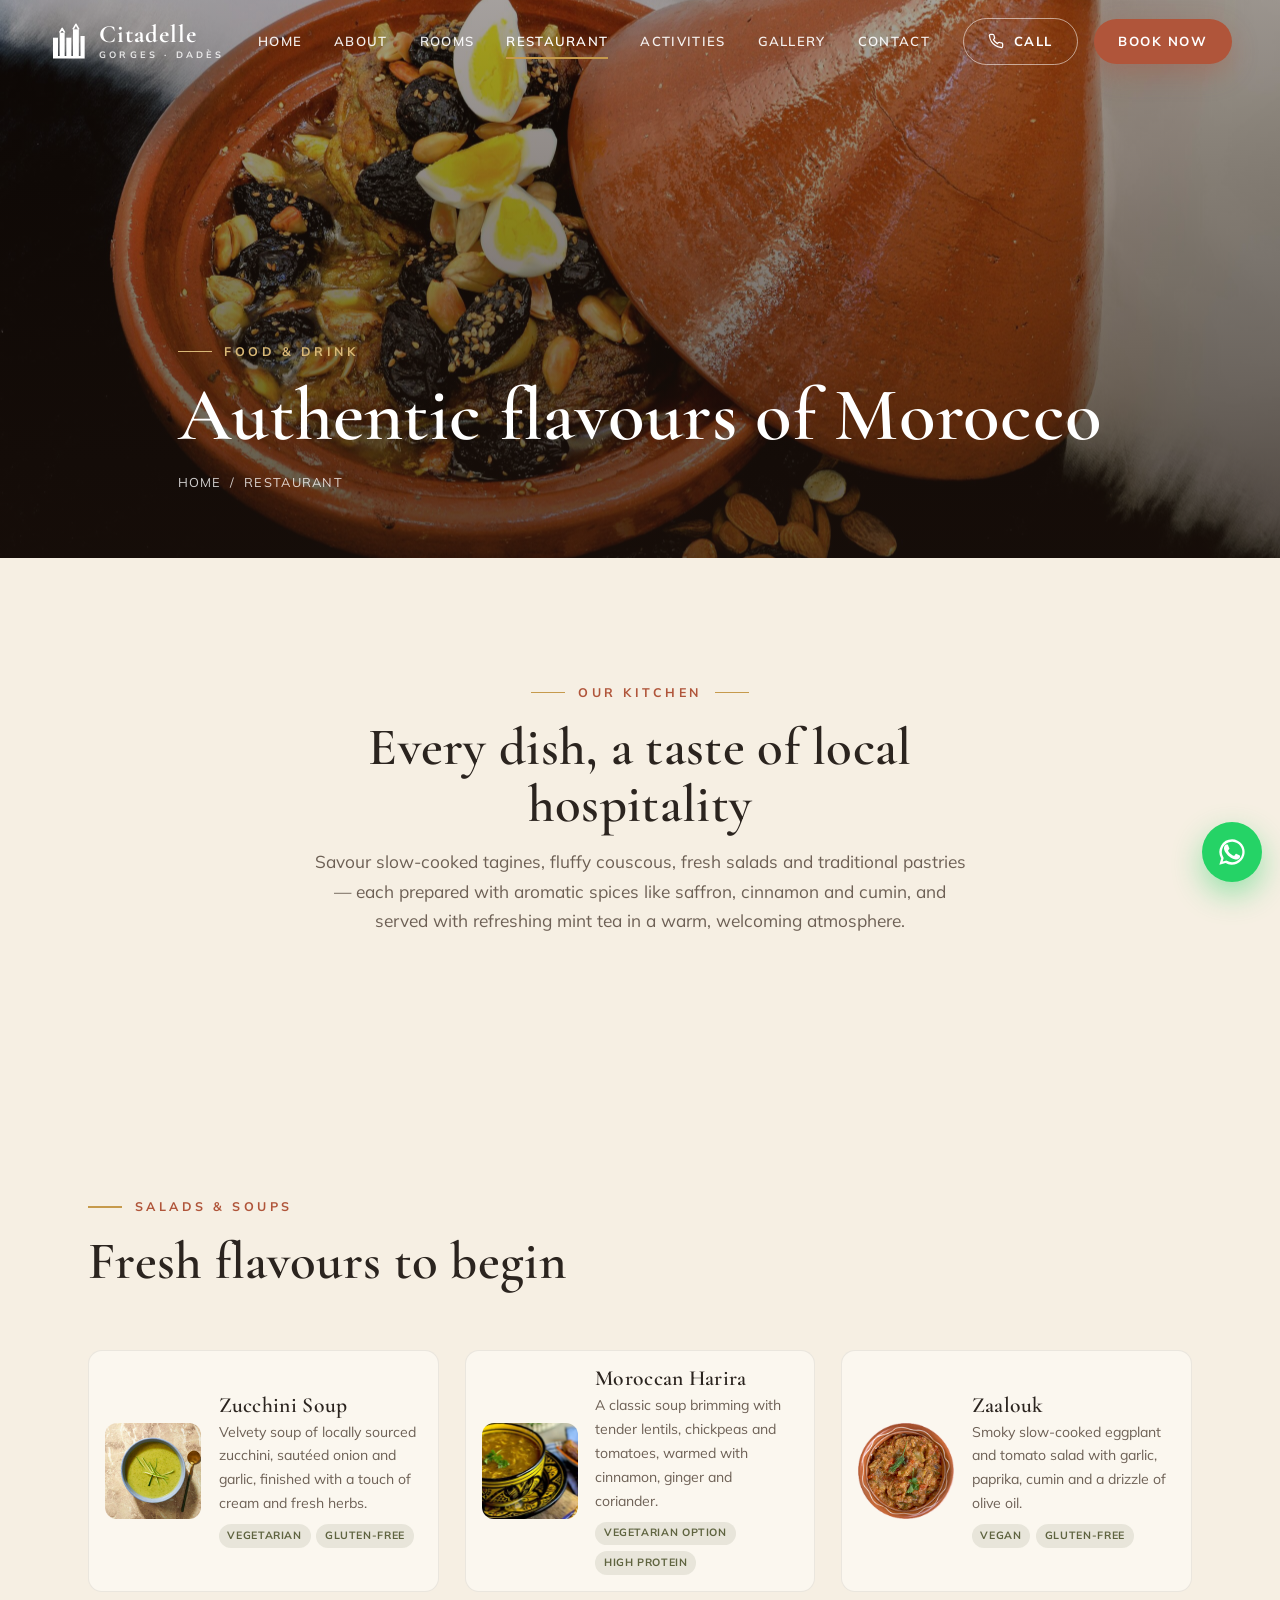
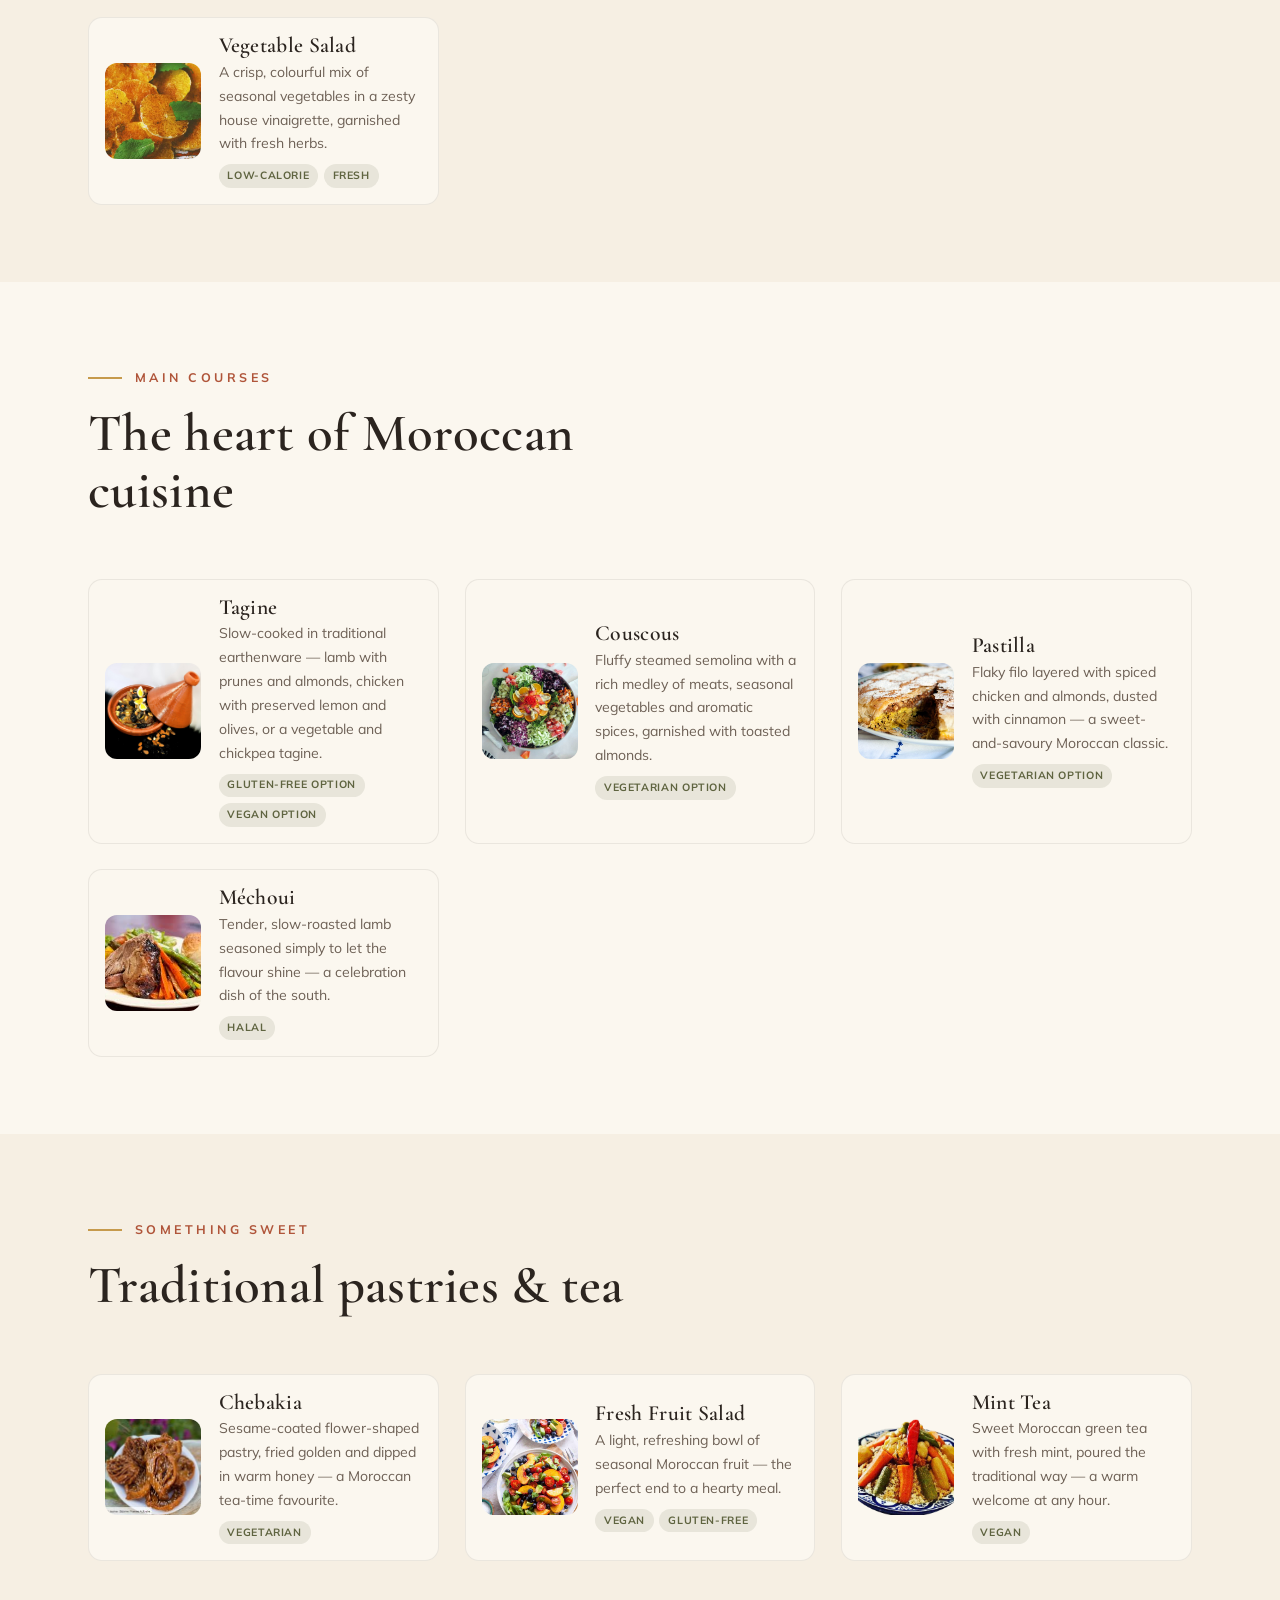
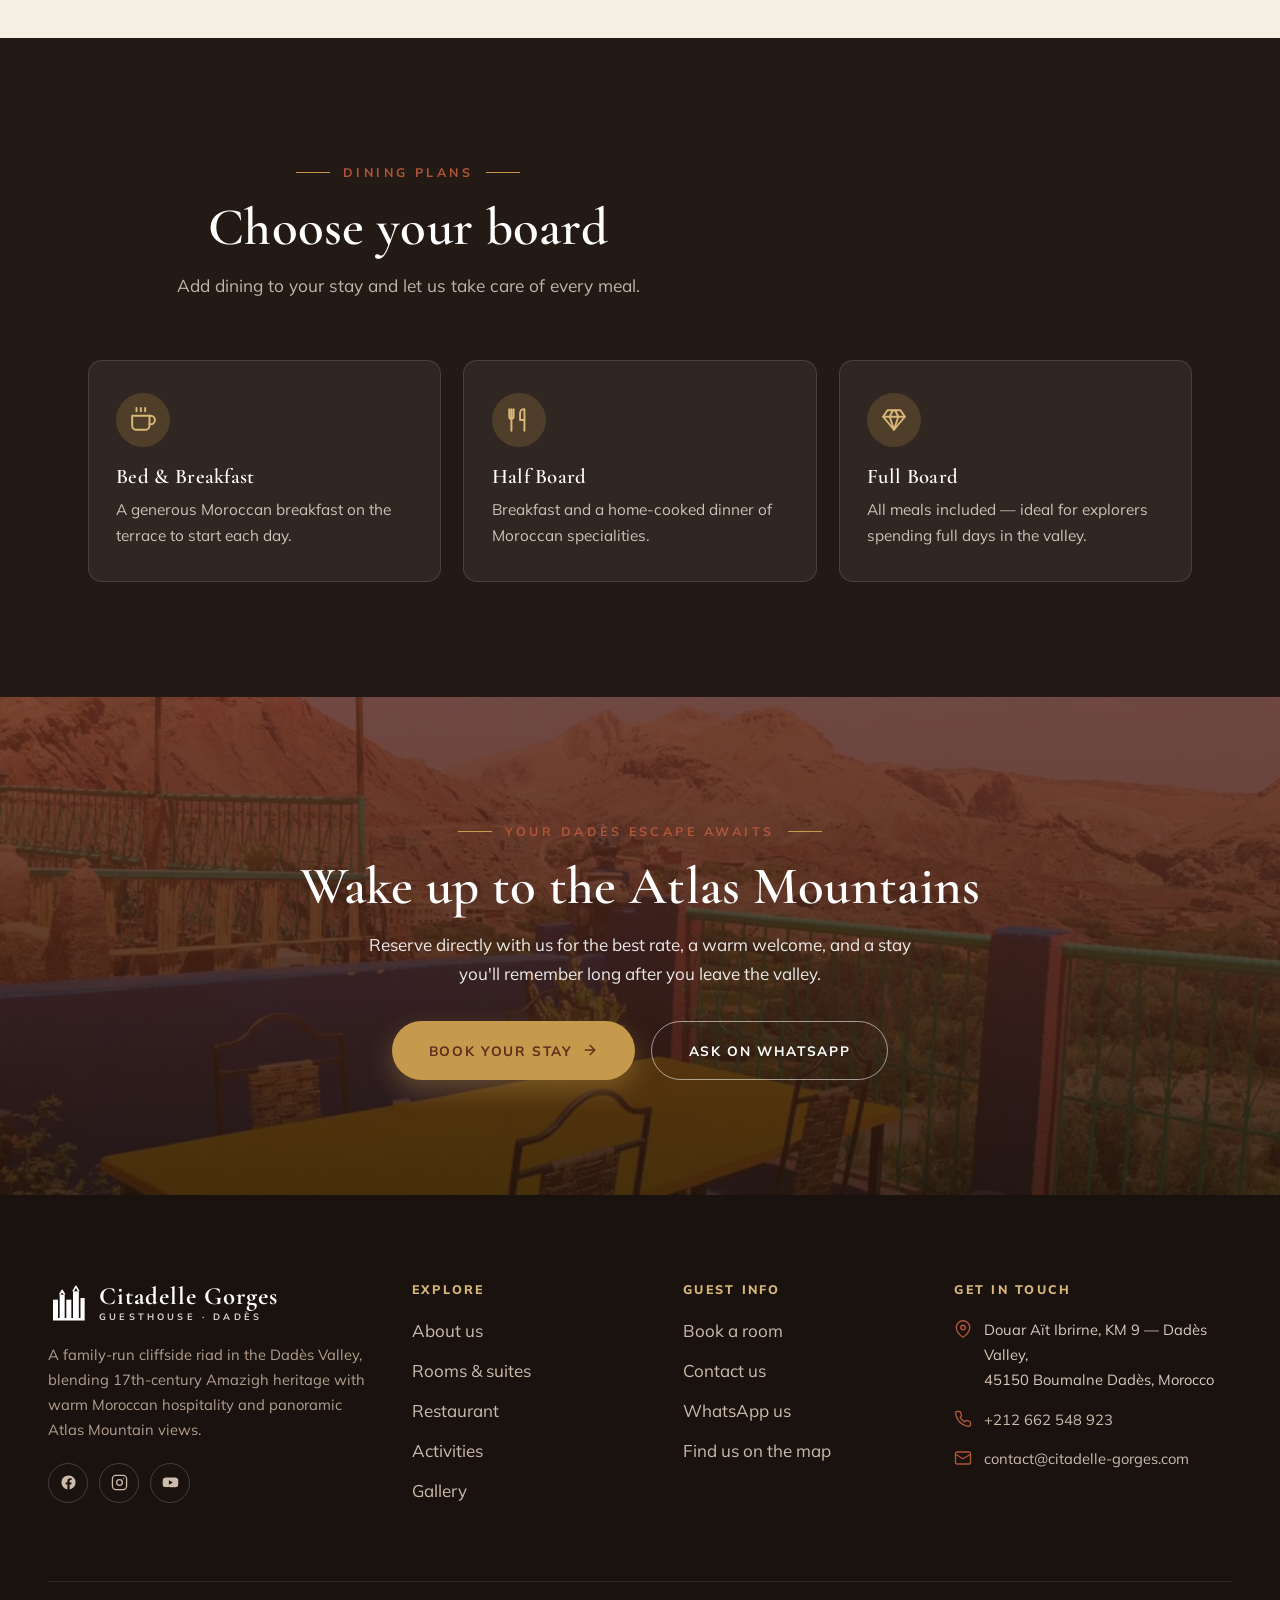
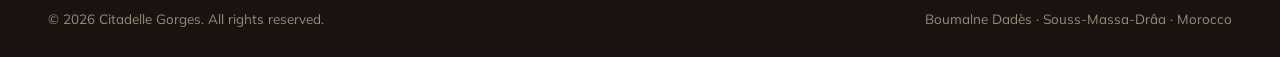
<file: restaurant.html>
<!DOCTYPE html>
<html lang="en">
<head>
<meta charset="utf-8">
<meta name="viewport" content="width=device-width, initial-scale=1">
<title>Restaurant · Citadelle Gorges</title>
<meta name="description" content="Authentic Moroccan cuisine at Citadelle Gorges — slow-cooked tagines, couscous, pastilla, fresh salads and soups, and traditional pastries, served with mint tea on a panoramic terrace.">
<meta name="theme-color" content="#b0553a">
<link rel="canonical" href="https://citadelle-gorges.com/restaurant.html">
<meta property="og:site_name" content="Citadelle Gorges">
<meta property="og:title" content="Restaurant · Citadelle Gorges">
<meta property="og:description" content="Authentic Moroccan cuisine at Citadelle Gorges — slow-cooked tagines, couscous, pastilla, fresh salads and soups, and traditional pastries, served with mint tea on a panoramic terrace.">
<meta property="og:type" content="website">
<meta property="og:url" content="https://citadelle-gorges.com/restaurant.html">
<meta property="og:image" content="https://citadelle-gorges.com/assets/img/citadelle-corge-dades-30-1-scaled.jpg">
<meta name="twitter:card" content="summary_large_image">
<meta name="twitter:title" content="Restaurant · Citadelle Gorges">
<meta name="twitter:description" content="Authentic Moroccan cuisine at Citadelle Gorges — slow-cooked tagines, couscous, pastilla, fresh salads and soups, and traditional pastries, served with mint tea on a panoramic terrace.">
<meta name="twitter:image" content="https://citadelle-gorges.com/assets/img/citadelle-corge-dades-30-1-scaled.jpg">
<link rel="icon" href="assets/favicon.svg" type="image/svg+xml">
<link rel="alternate icon" href="assets/img/cropped-WhatsApp-Image-2023-06-01-at-08.47.36-32x32.jpg">
<link rel="apple-touch-icon" href="assets/img/cropped-WhatsApp-Image-2023-06-01-at-08.47.36-180x180.jpg">
<link rel="preconnect" href="https://fonts.googleapis.com">
<link rel="preconnect" href="https://fonts.gstatic.com" crossorigin>
<link href="https://fonts.googleapis.com/css2?family=Cormorant+Garamond:ital,wght@0,500;0,600;0,700;1,500;1,600&family=Mulish:wght@400;600;700;800&display=swap" rel="stylesheet">
<link rel="stylesheet" href="assets/css/style.css">
<script type="application/ld+json">{"@context":"https://schema.org","@type":"LodgingBusiness","name":"Citadelle Gorges","description":"A family-run cliffside guesthouse and restaurant in the Dadès Gorges, Morocco, with 10 rooms, panoramic Atlas Mountain views and authentic Moroccan cuisine.","url":"https://citadelle-gorges.com/","telephone":"+212662548923","email":"contact@citadelle-gorges.com","image":"https://citadelle-gorges.com/assets/img/citadelle-corge-dades-30-1-scaled.jpg","priceRange":"$$","currenciesAccepted":"MAD, EUR, USD","address":{"@type":"PostalAddress","streetAddress":"Douar Aït Ibrirne, KM 9, Dadès Valley","addressLocality":"Boumalne Dadès","postalCode":"45150","addressRegion":"Drâa-Tafilalet","addressCountry":"MA"},"geo":{"@type":"GeoCoordinates","latitude":31.434655,"longitude":-6.011955},"amenityFeature":[{"@type":"LocationFeatureSpecification","name":"Free Wi-Fi","value":true},{"@type":"LocationFeatureSpecification","name":"Air conditioning","value":true},{"@type":"LocationFeatureSpecification","name":"Free parking","value":true},{"@type":"LocationFeatureSpecification","name":"Restaurant","value":true},{"@type":"LocationFeatureSpecification","name":"Breakfast included","value":true},{"@type":"LocationFeatureSpecification","name":"Mountain view","value":true},{"@type":"LocationFeatureSpecification","name":"Terrace","value":true}],"sameAs":["https://www.facebook.com/","https://www.instagram.com/","https://www.youtube.com/"]}</script>
</head>
<body>
<a class="skip-link" href="#main">Skip to content</a>
<header class="site-header">
  <div class="wrap-wide nav">
    <a class="brand" href="index.html" aria-label="Citadelle Gorges home">
      <svg class="brand__icon" viewBox="0 0 48 48" fill="none" xmlns="http://www.w3.org/2000/svg" aria-hidden="true">
  <rect x="6" y="20" width="6" height="22" fill="currentColor"/>
  <rect x="14" y="14" width="6" height="28" fill="currentColor"/>
  <rect x="22" y="20" width="6" height="22" fill="currentColor"/>
  <rect x="30" y="10" width="7" height="32" fill="currentColor"/>
  <rect x="39" y="18" width="5" height="24" fill="currentColor"/>
  <path d="M14 14l3-5 3 5M30 10l3.5-6 3.5 6" stroke="currentColor" stroke-width="2" fill="none" stroke-linejoin="round"/>
  <rect x="6" y="42" width="38" height="3" fill="currentColor"/>
</svg>
      <span class="brand__text">
        <span class="brand__name">Citadelle</span>
        <span class="brand__sub">Gorges · Dadès</span>
      </span>
    </a>
    <nav class="nav__links" aria-label="Primary">
        <a href="index.html">Home</a>
        <a href="about.html">About</a>
        <a href="rooms.html">Rooms</a>
        <a href="restaurant.html" aria-current="page">Restaurant</a>
        <a href="activities.html">Activities</a>
        <a href="gallery.html">Gallery</a>
        <a href="contact.html">Contact</a>
    </nav>
    <div class="nav__cta">
      <a class="btn btn--outline btn--phone" href="tel:+212662548923"><svg viewBox="0 0 24 24" fill="none" stroke="currentColor" stroke-width="1.8" stroke-linecap="round" stroke-linejoin="round"><path d="M22 16.92v3a2 2 0 0 1-2.18 2 19.79 19.79 0 0 1-8.63-3.07 19.5 19.5 0 0 1-6-6 19.79 19.79 0 0 1-3.07-8.67A2 2 0 0 1 4.11 2h3a2 2 0 0 1 2 1.72c.13.96.36 1.9.7 2.81a2 2 0 0 1-.45 2.11L8.09 9.91a16 16 0 0 0 6 6l1.27-1.27a2 2 0 0 1 2.11-.45c.9.34 1.85.57 2.81.7A2 2 0 0 1 22 16.92z"/></svg><span>Call</span></a>
      <a class="btn btn--primary" href="booking.html">Book Now</a>
    </div>
    <button class="burger" aria-label="Menu" aria-expanded="false"><span></span><span></span><span></span></button>
    <div class="nav__drawer" aria-hidden="true"></div>
  </div>
</header>
<main id="main">

<section class="page-hero">
  <div class="page-hero__bg"><img src="assets/img/citadelle-tagine-1-scaled.jpg" alt=""></div>
  <div class="wrap">
    <span class="eyebrow">Food & drink</span>
    <h1>Authentic flavours of Morocco</h1>
    <nav class="breadcrumb"><a href="index.html">Home</a> &nbsp;/&nbsp; Restaurant</nav>
  </div>
</section>

<section class="section">
  <div class="wrap section-head center reveal" style="max-width:760px">
    <span class="eyebrow">Our kitchen</span>
    <h2>Every dish, a taste of local hospitality</h2>
    <p>Savour slow-cooked tagines, fluffy couscous, fresh salads and traditional pastries — each prepared with aromatic spices like saffron, cinnamon and cumin, and served with refreshing mint tea in a warm, welcoming atmosphere.</p>
  </div>
</section>

<section class="section--tight">
  <div class="wrap">
    <div class="section-head reveal"><span class="eyebrow">Salads &amp; soups</span><h2>Fresh flavours to begin</h2></div>
    <div class="menu-grid">
      <div class="dish reveal"><img src="assets/img/citadelle-zucchini-soup-1024x683.jpg" alt="Zucchini Soup" loading="lazy"><div><h4>Zucchini Soup</h4><p>Velvety soup of locally sourced zucchini, sautéed onion and garlic, finished with a touch of cream and fresh herbs.</p><div class="diet"><span>Vegetarian</span><span>Gluten-free</span></div></div></div>
      <div class="dish reveal"><img src="assets/img/citadelle-soupe-harira.webp" alt="Moroccan Harira" loading="lazy"><div><h4>Moroccan Harira</h4><p>A classic soup brimming with tender lentils, chickpeas and tomatoes, warmed with cinnamon, ginger and coriander.</p><div class="diet"><span>Vegetarian option</span><span>High protein</span></div></div></div>
      <div class="dish reveal"><img src="assets/img/zaalouk-salad.png" alt="Zaalouk" loading="lazy"><div><h4>Zaalouk</h4><p>Smoky slow-cooked eggplant and tomato salad with garlic, paprika, cumin and a drizzle of olive oil.</p><div class="diet"><span>Vegan</span><span>Gluten-free</span></div></div></div>
      <div class="dish reveal"><img src="assets/img/Moroccan-side-dishes-orange-salad-1024x681-1.webp" alt="Vegetable Salad" loading="lazy"><div><h4>Vegetable Salad</h4><p>A crisp, colourful mix of seasonal vegetables in a zesty house vinaigrette, garnished with fresh herbs.</p><div class="diet"><span>Low-calorie</span><span>Fresh</span></div></div></div>
    </div>
  </div>
</section>

<section class="section--tight bg-cream">
  <div class="wrap">
    <div class="section-head reveal"><span class="eyebrow">Main courses</span><h2>The heart of Moroccan cuisine</h2></div>
    <div class="menu-grid">
      <div class="dish reveal"><img src="assets/img/citadelle-tagine-1-1024x889.jpg" alt="Tagine" loading="lazy"><div><h4>Tagine</h4><p>Slow-cooked in traditional earthenware — lamb with prunes and almonds, chicken with preserved lemon and olives, or a vegetable and chickpea tagine.</p><div class="diet"><span>Gluten-free option</span><span>Vegan option</span></div></div></div>
      <div class="dish reveal"><img src="assets/img/riad-dades-cuisine-20.jpg" alt="Couscous" loading="lazy"><div><h4>Couscous</h4><p>Fluffy steamed semolina with a rich medley of meats, seasonal vegetables and aromatic spices, garnished with toasted almonds.</p><div class="diet"><span>Vegetarian option</span></div></div></div>
      <div class="dish reveal"><img src="assets/img/pastilla-poulet-citadelle-gorges.jpg" alt="Pastilla" loading="lazy"><div><h4>Pastilla</h4><p>Flaky filo layered with spiced chicken and almonds, dusted with cinnamon — a sweet-and-savoury Moroccan classic.</p><div class="diet"><span>Vegetarian option</span></div></div></div>
      <div class="dish reveal"><img src="assets/img/images-mechoui.jpg" alt="Méchoui" loading="lazy"><div><h4>Méchoui</h4><p>Tender, slow-roasted lamb seasoned simply to let the flavour shine — a celebration dish of the south.</p><div class="diet"><span>Halal</span></div></div></div>
    </div>
  </div>
</section>

<section class="section--tight">
  <div class="wrap">
    <div class="section-head reveal"><span class="eyebrow">Something sweet</span><h2>Traditional pastries &amp; tea</h2></div>
    <div class="menu-grid">
      <div class="dish reveal"><img src="assets/img/Chebakia.jpg" alt="Chebakia" loading="lazy"><div><h4>Chebakia</h4><p>Sesame-coated flower-shaped pastry, fried golden and dipped in warm honey — a Moroccan tea-time favourite.</p><div class="diet"><span>Vegetarian</span></div></div></div>
      <div class="dish reveal"><img src="assets/img/Dinner-Fruit-Salad.jpg" alt="Fresh Fruit Salad" loading="lazy"><div><h4>Fresh Fruit Salad</h4><p>A light, refreshing bowl of seasonal Moroccan fruit — the perfect end to a hearty meal.</p><div class="diet"><span>Vegan</span><span>Gluten-free</span></div></div></div>
      <div class="dish reveal"><img src="assets/img/riad-dades-cuisine-11.png" alt="Mint Tea" loading="lazy"><div><h4>Mint Tea</h4><p>Sweet Moroccan green tea with fresh mint, poured the traditional way — a warm welcome at any hour.</p><div class="diet"><span>Vegan</span></div></div></div>
    </div>
  </div>
</section>

<section class="section bg-dark">
  <div class="wrap">
    <div class="section-head center reveal"><span class="eyebrow">Dining plans</span><h2>Choose your board</h2><p>Add dining to your stay and let us take care of every meal.</p></div>
    <div class="features">
      <div class="feature reveal" style="background:rgba(255,255,255,.06);border-color:rgba(255,255,255,.12)"><div class="feature__icon" style="background:rgba(198,154,76,.2);color:var(--gold-soft)"><svg viewBox="0 0 24 24" fill="none" stroke="currentColor" stroke-width="1.8" stroke-linecap="round" stroke-linejoin="round"><path d="M18 8h1a4 4 0 0 1 0 8h-1"/><path d="M2 8h16v9a4 4 0 0 1-4 4H6a4 4 0 0 1-4-4V8z"/><line x1="6" y1="1" x2="6" y2="4"/><line x1="10" y1="1" x2="10" y2="4"/><line x1="14" y1="1" x2="14" y2="4"/></svg></div><h3 style="color:#fff">Bed &amp; Breakfast</h3><p style="color:rgba(243,233,221,.8)">A generous Moroccan breakfast on the terrace to start each day.</p></div>
      <div class="feature reveal" data-d="1" style="background:rgba(255,255,255,.06);border-color:rgba(255,255,255,.12)"><div class="feature__icon" style="background:rgba(198,154,76,.2);color:var(--gold-soft)"><svg viewBox="0 0 24 24" fill="none" stroke="currentColor" stroke-width="1.8" stroke-linecap="round" stroke-linejoin="round"><path d="M3 2v7c0 1.1.9 2 2 2h0a2 2 0 0 0 2-2V2M5 2v20M16 2c-1.5 0-3 1.5-3 4v6h4V2z"/><path d="M17 12v10"/></svg></div><h3 style="color:#fff">Half Board</h3><p style="color:rgba(243,233,221,.8)">Breakfast and a home-cooked dinner of Moroccan specialities.</p></div>
      <div class="feature reveal" data-d="2" style="background:rgba(255,255,255,.06);border-color:rgba(255,255,255,.12)"><div class="feature__icon" style="background:rgba(198,154,76,.2);color:var(--gold-soft)"><svg viewBox="0 0 24 24" fill="none" stroke="currentColor" stroke-width="1.8" stroke-linecap="round" stroke-linejoin="round"><path d="M6 3h12l4 6-10 12L2 9z"/><path d="M11 3 8 9l4 12 4-12-3-6"/><path d="M2 9h20"/></svg></div><h3 style="color:#fff">Full Board</h3><p style="color:rgba(243,233,221,.8)">All meals included — ideal for explorers spending full days in the valley.</p></div>
    </div>
  </div>
</section>

<section class="section cta-band">
  <img src="assets/img/Citadele-Gorges-Ait-Ibrirne-gorges-Dades-49-1024x768.jpg" alt="">
  <div class="wrap center">
    <span class="eyebrow reveal">Your Dadès escape awaits</span>
    <h2 class="reveal" data-d="1" style="margin:1rem 0 1rem">Wake up to the Atlas Mountains</h2>
    <p class="reveal" data-d="2">Reserve directly with us for the best rate, a warm welcome, and a stay you'll remember long after you leave the valley.</p>
    <div class="reveal" data-d="3" style="margin-top:2rem;display:flex;gap:1rem;justify-content:center;flex-wrap:wrap">
      <a class="btn btn--gold btn--lg" href="booking.html">Book your stay <svg viewBox="0 0 24 24" fill="none" stroke="currentColor" stroke-width="2" stroke-linecap="round" stroke-linejoin="round"><line x1="5" y1="12" x2="19" y2="12"/><polyline points="12 5 19 12 12 19"/></svg></a>
      <a class="btn btn--ghost btn--lg" href="https://wa.me/212662548923?text=Hello%20Citadelle%20Gorges!%20I%20would%20like%20to%20check%20availability." target="_blank" rel="noopener">Ask on WhatsApp</a>
    </div>
  </div>
</section>

</main>
<footer class="site-footer">
  <div class="wrap-wide">
    <div class="footer-grid">
      <div class="footer-about">
        <a class="brand" href="index.html">
          <svg class="brand__icon" viewBox="0 0 48 48" fill="none" xmlns="http://www.w3.org/2000/svg" aria-hidden="true">
  <rect x="6" y="20" width="6" height="22" fill="currentColor"/>
  <rect x="14" y="14" width="6" height="28" fill="currentColor"/>
  <rect x="22" y="20" width="6" height="22" fill="currentColor"/>
  <rect x="30" y="10" width="7" height="32" fill="currentColor"/>
  <rect x="39" y="18" width="5" height="24" fill="currentColor"/>
  <path d="M14 14l3-5 3 5M30 10l3.5-6 3.5 6" stroke="currentColor" stroke-width="2" fill="none" stroke-linejoin="round"/>
  <rect x="6" y="42" width="38" height="3" fill="currentColor"/>
</svg>
          <span class="brand__text"><span class="brand__name">Citadelle Gorges</span><span class="brand__sub">Guesthouse · Dadès</span></span>
        </a>
        <p>A family-run cliffside riad in the Dadès Valley, blending 17th-century Amazigh heritage with warm Moroccan hospitality and panoramic Atlas Mountain views.</p>
        <div class="socials">
          <a href="https://www.facebook.com/" target="_blank" rel="noopener" aria-label="Facebook"><svg viewBox="0 0 24 24" fill="currentColor"><path d="M22 12a10 10 0 1 0-11.56 9.88v-6.99H7.9V12h2.54V9.8c0-2.5 1.49-3.89 3.77-3.89 1.09 0 2.24.2 2.24.2v2.46h-1.26c-1.24 0-1.63.77-1.63 1.56V12h2.78l-.44 2.89h-2.34v6.99A10 10 0 0 0 22 12z"/></svg></a>
          <a href="https://www.instagram.com/" target="_blank" rel="noopener" aria-label="Instagram"><svg viewBox="0 0 24 24" fill="none" stroke="currentColor" stroke-width="1.8" stroke-linecap="round" stroke-linejoin="round"><rect x="2" y="2" width="20" height="20" rx="5"/><circle cx="12" cy="12" r="4"/><line x1="17.5" y1="6.5" x2="17.5" y2="6.5"/></svg></a>
          <a href="https://www.youtube.com/" target="_blank" rel="noopener" aria-label="YouTube"><svg viewBox="0 0 24 24" fill="currentColor"><path d="M23 12s0-3.2-.4-4.72a2.5 2.5 0 0 0-1.77-1.77C19.3 5.1 12 5.1 12 5.1s-7.3 0-8.83.4A2.5 2.5 0 0 0 1.4 7.28C1 8.8 1 12 1 12s0 3.2.4 4.72a2.5 2.5 0 0 0 1.77 1.77c1.53.4 8.83.4 8.83.4s7.3 0 8.83-.4a2.5 2.5 0 0 0 1.77-1.77C23 15.2 23 12 23 12zM9.75 15.02V8.98L15.5 12l-5.75 3.02z"/></svg></a>
        </div>
      </div>
      <div>
        <h4>Explore</h4>
        <ul class="footer-links">
          <li><a href="about.html">About us</a></li>
          <li><a href="rooms.html">Rooms &amp; suites</a></li>
          <li><a href="restaurant.html">Restaurant</a></li>
          <li><a href="activities.html">Activities</a></li>
          <li><a href="gallery.html">Gallery</a></li>
        </ul>
      </div>
      <div>
        <h4>Guest info</h4>
        <ul class="footer-links">
          <li><a href="booking.html">Book a room</a></li>
          <li><a href="contact.html">Contact us</a></li>
          <li><a href="https://wa.me/212662548923?text=Hello%20Citadelle%20Gorges%2C%20I%20have%20a%20question%20about%20my%20stay." target="_blank" rel="noopener">WhatsApp us</a></li>
          <li><a href="https://www.google.com/maps?q=31.434655,-6.011955" target="_blank" rel="noopener">Find us on the map</a></li>
        </ul>
      </div>
      <div>
        <h4>Get in touch</h4>
        <ul class="footer-contact">
          <li><svg viewBox="0 0 24 24" fill="none" stroke="currentColor" stroke-width="1.8" stroke-linecap="round" stroke-linejoin="round"><path d="M21 10c0 7-9 13-9 13s-9-6-9-13a9 9 0 0 1 18 0z"/><circle cx="12" cy="10" r="3"/></svg><span>Douar Aït Ibrirne, KM 9 — Dadès Valley,<br>45150 Boumalne Dadès, Morocco</span></li>
          <li><svg viewBox="0 0 24 24" fill="none" stroke="currentColor" stroke-width="1.8" stroke-linecap="round" stroke-linejoin="round"><path d="M22 16.92v3a2 2 0 0 1-2.18 2 19.79 19.79 0 0 1-8.63-3.07 19.5 19.5 0 0 1-6-6 19.79 19.79 0 0 1-3.07-8.67A2 2 0 0 1 4.11 2h3a2 2 0 0 1 2 1.72c.13.96.36 1.9.7 2.81a2 2 0 0 1-.45 2.11L8.09 9.91a16 16 0 0 0 6 6l1.27-1.27a2 2 0 0 1 2.11-.45c.9.34 1.85.57 2.81.7A2 2 0 0 1 22 16.92z"/></svg><a href="tel:+212662548923">+212 662 548 923</a></li>
          <li><svg viewBox="0 0 24 24" fill="none" stroke="currentColor" stroke-width="1.8" stroke-linecap="round" stroke-linejoin="round"><rect x="2" y="4" width="20" height="16" rx="2"/><path d="m22 7-10 6L2 7"/></svg><a href="mailto:contact@citadelle-gorges.com">contact@citadelle-gorges.com</a></li>
        </ul>
      </div>
    </div>
    <div class="footer-bottom">
      <span>© <span data-year>2026</span> Citadelle Gorges. All rights reserved.</span>
      <span>Boumalne Dadès · Souss-Massa-Drâa · Morocco</span>
    </div>
  </div>
</footer>
<a class="wa-float" href="https://wa.me/212662548923?text=Hello%20Citadelle%20Gorges!%20I%20would%20like%20some%20information." target="_blank" rel="noopener" aria-label="Chat on WhatsApp"><svg viewBox="0 0 24 24" fill="currentColor"><path d="M17.47 14.38c-.3-.15-1.76-.87-2.03-.97-.27-.1-.47-.15-.67.15-.2.3-.77.97-.94 1.17-.17.2-.35.22-.65.07-.3-.15-1.26-.46-2.4-1.48-.89-.79-1.49-1.77-1.66-2.07-.17-.3-.02-.46.13-.61.13-.13.3-.35.45-.52.15-.17.2-.3.3-.5.1-.2.05-.37-.02-.52-.07-.15-.67-1.61-.92-2.21-.24-.58-.49-.5-.67-.51h-.57c-.2 0-.52.07-.79.37-.27.3-1.04 1.02-1.04 2.48s1.06 2.88 1.21 3.08c.15.2 2.1 3.2 5.08 4.49.71.31 1.26.49 1.69.63.71.22 1.36.19 1.87.12.57-.09 1.76-.72 2.01-1.41.25-.7.25-1.29.17-1.42-.07-.13-.27-.2-.57-.35zM12.04 2.5A9.5 9.5 0 0 0 3.9 16.86L2.5 21.5l4.75-1.25A9.5 9.5 0 1 0 12.04 2.5zm0 17.2a7.7 7.7 0 0 1-3.92-1.07l-.28-.17-2.82.74.75-2.75-.18-.28a7.7 7.7 0 1 1 6.45 3.53z"/></svg></a>
<script src="assets/js/main.js" defer></script>
</body>
</html>
</file>
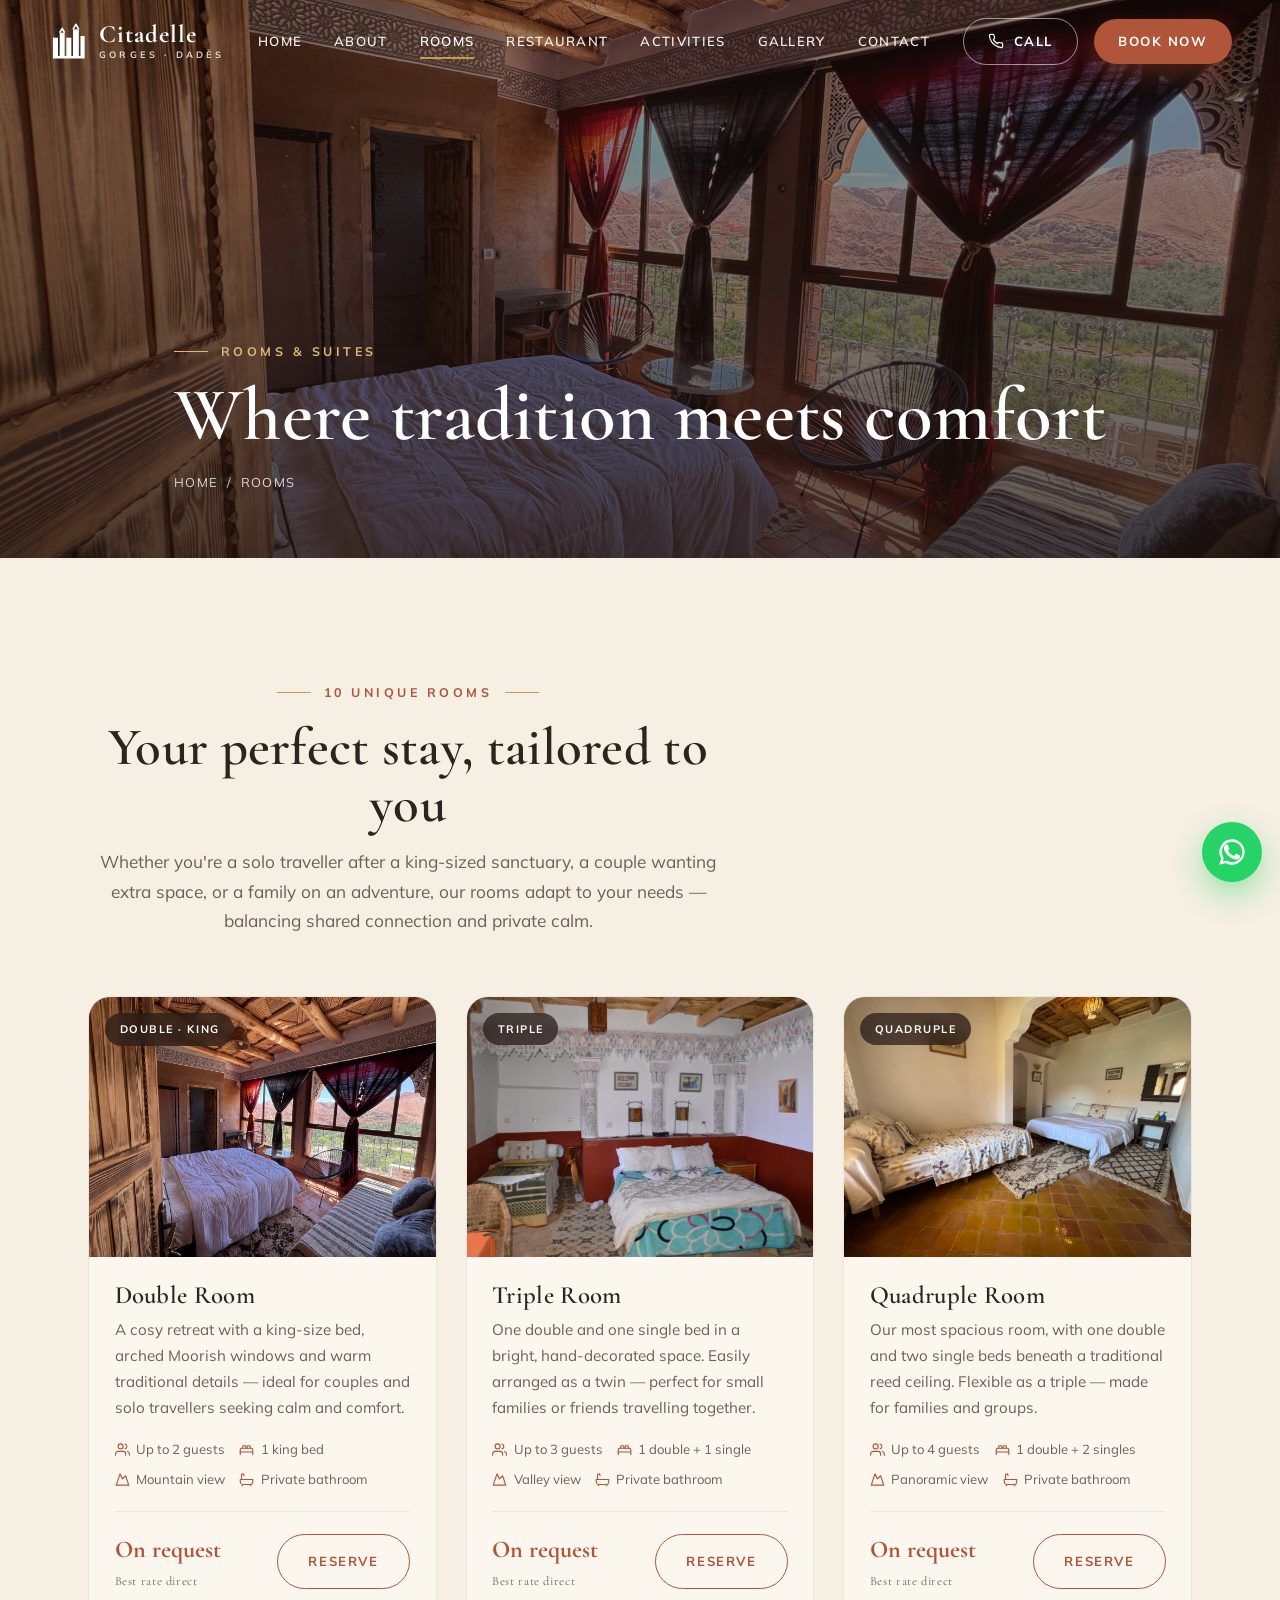
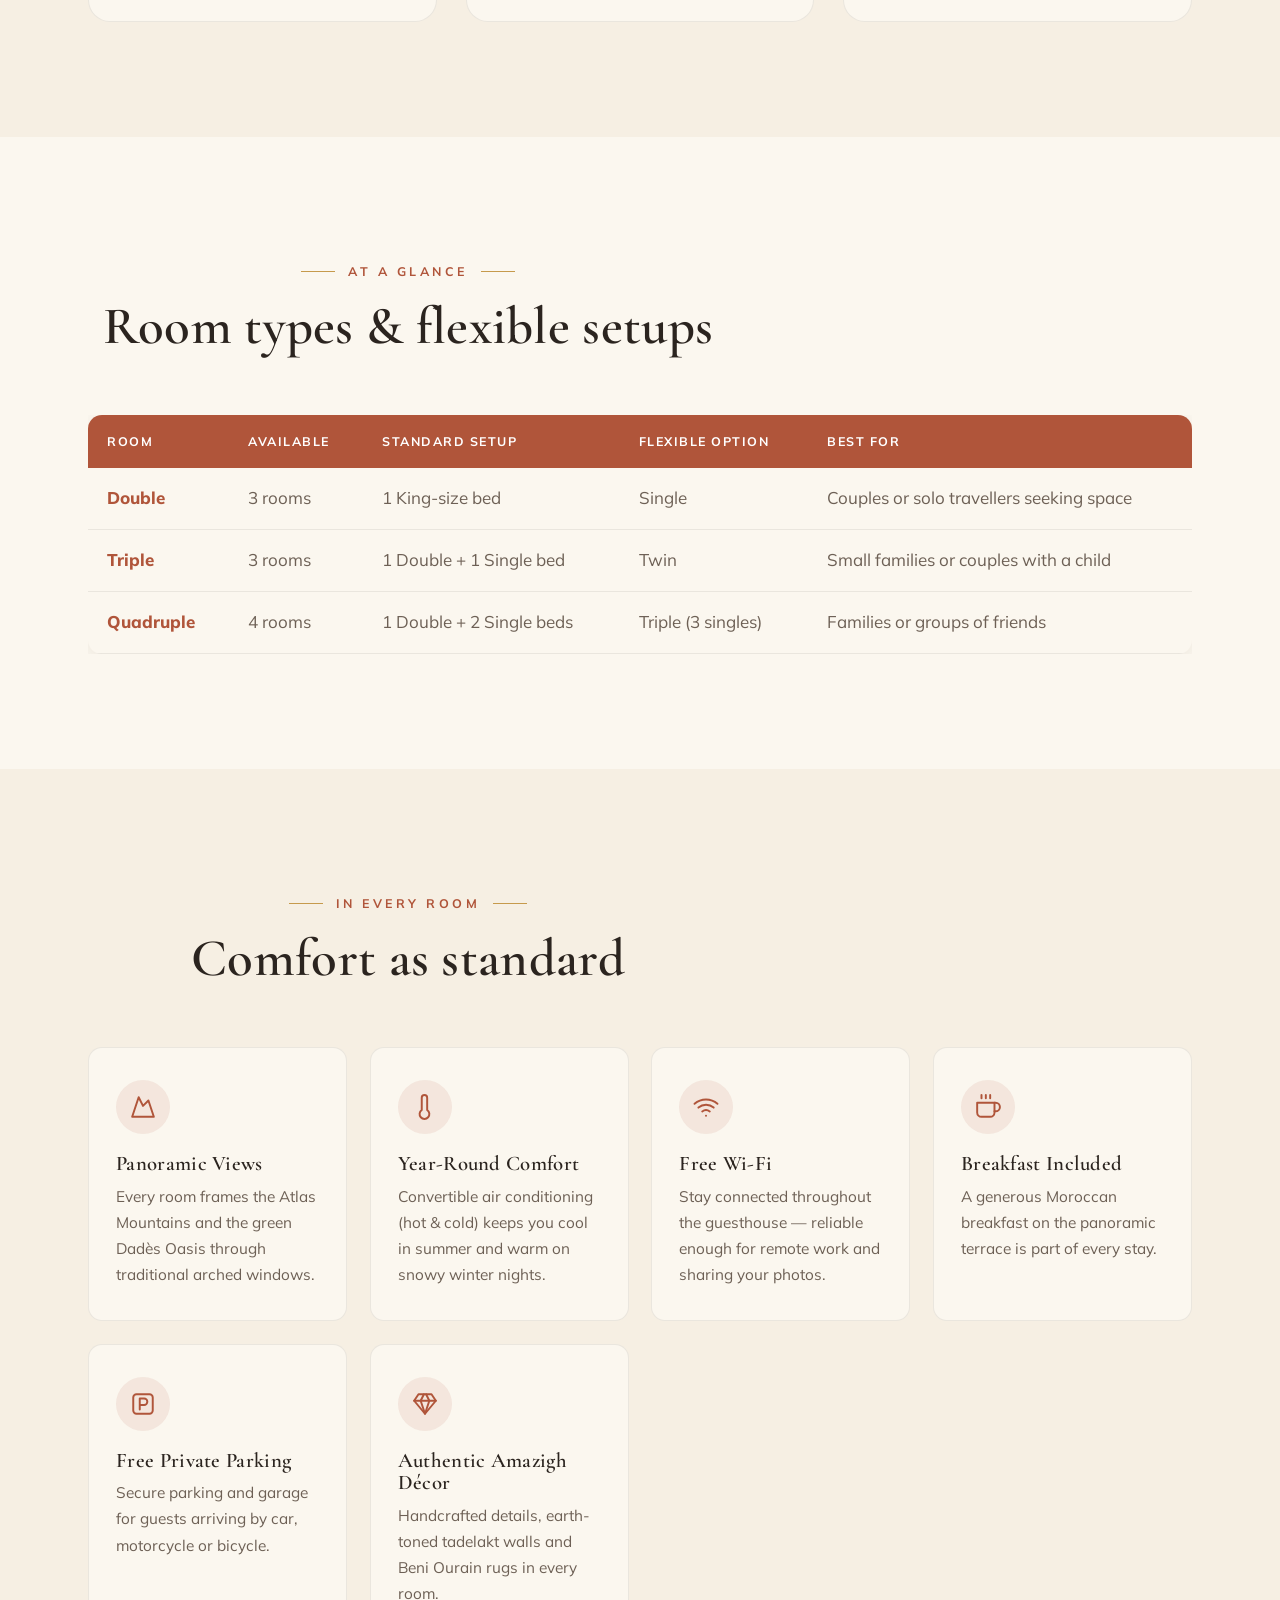
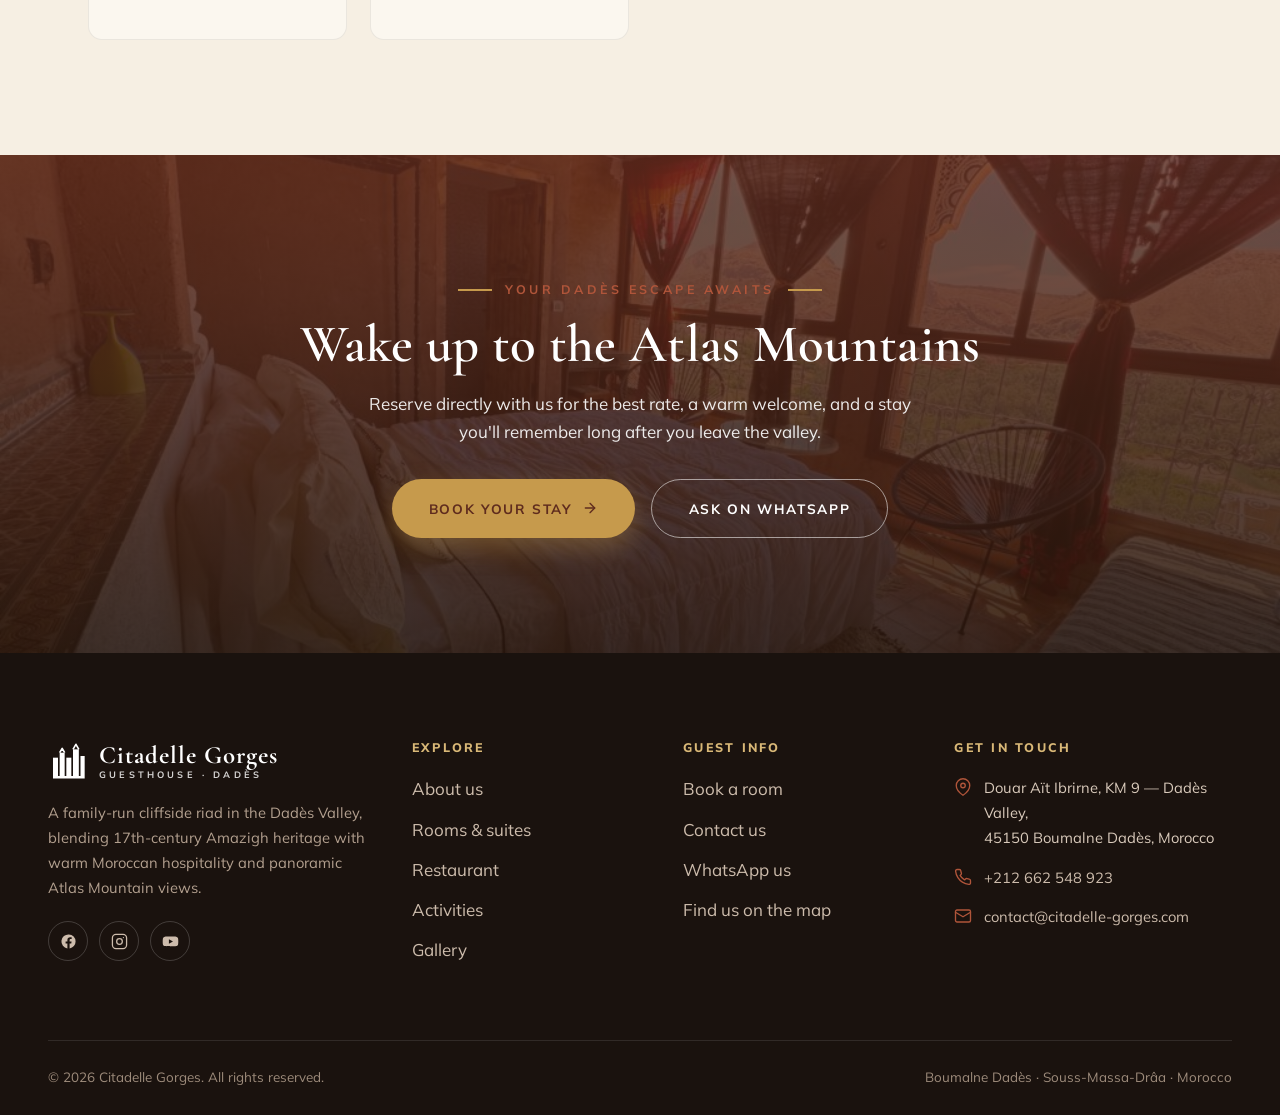
<file: rooms.html>
<!DOCTYPE html>
<html lang="en">
<head>
<meta charset="utf-8">
<meta name="viewport" content="width=device-width, initial-scale=1">
<title>Rooms · Citadelle Gorges</title>
<meta name="description" content="10 beautifully designed rooms at Citadelle Gorges — double, triple and quadruple rooms with panoramic mountain views, private bathrooms, convertible air conditioning, free Wi-Fi and breakfast included.">
<meta name="theme-color" content="#b0553a">
<link rel="canonical" href="https://citadelle-gorges.com/rooms.html">
<meta property="og:site_name" content="Citadelle Gorges">
<meta property="og:title" content="Rooms · Citadelle Gorges">
<meta property="og:description" content="10 beautifully designed rooms at Citadelle Gorges — double, triple and quadruple rooms with panoramic mountain views, private bathrooms, convertible air conditioning, free Wi-Fi and breakfast included.">
<meta property="og:type" content="website">
<meta property="og:url" content="https://citadelle-gorges.com/rooms.html">
<meta property="og:image" content="https://citadelle-gorges.com/assets/img/citadelle-corge-dades-30-1-scaled.jpg">
<meta name="twitter:card" content="summary_large_image">
<meta name="twitter:title" content="Rooms · Citadelle Gorges">
<meta name="twitter:description" content="10 beautifully designed rooms at Citadelle Gorges — double, triple and quadruple rooms with panoramic mountain views, private bathrooms, convertible air conditioning, free Wi-Fi and breakfast included.">
<meta name="twitter:image" content="https://citadelle-gorges.com/assets/img/citadelle-corge-dades-30-1-scaled.jpg">
<link rel="icon" href="assets/favicon.svg" type="image/svg+xml">
<link rel="alternate icon" href="assets/img/cropped-WhatsApp-Image-2023-06-01-at-08.47.36-32x32.jpg">
<link rel="apple-touch-icon" href="assets/img/cropped-WhatsApp-Image-2023-06-01-at-08.47.36-180x180.jpg">
<link rel="preconnect" href="https://fonts.googleapis.com">
<link rel="preconnect" href="https://fonts.gstatic.com" crossorigin>
<link href="https://fonts.googleapis.com/css2?family=Cormorant+Garamond:ital,wght@0,500;0,600;0,700;1,500;1,600&family=Mulish:wght@400;600;700;800&display=swap" rel="stylesheet">
<link rel="stylesheet" href="assets/css/style.css">
<script type="application/ld+json">{"@context":"https://schema.org","@type":"LodgingBusiness","name":"Citadelle Gorges","description":"A family-run cliffside guesthouse and restaurant in the Dadès Gorges, Morocco, with 10 rooms, panoramic Atlas Mountain views and authentic Moroccan cuisine.","url":"https://citadelle-gorges.com/","telephone":"+212662548923","email":"contact@citadelle-gorges.com","image":"https://citadelle-gorges.com/assets/img/citadelle-corge-dades-30-1-scaled.jpg","priceRange":"$$","currenciesAccepted":"MAD, EUR, USD","address":{"@type":"PostalAddress","streetAddress":"Douar Aït Ibrirne, KM 9, Dadès Valley","addressLocality":"Boumalne Dadès","postalCode":"45150","addressRegion":"Drâa-Tafilalet","addressCountry":"MA"},"geo":{"@type":"GeoCoordinates","latitude":31.434655,"longitude":-6.011955},"amenityFeature":[{"@type":"LocationFeatureSpecification","name":"Free Wi-Fi","value":true},{"@type":"LocationFeatureSpecification","name":"Air conditioning","value":true},{"@type":"LocationFeatureSpecification","name":"Free parking","value":true},{"@type":"LocationFeatureSpecification","name":"Restaurant","value":true},{"@type":"LocationFeatureSpecification","name":"Breakfast included","value":true},{"@type":"LocationFeatureSpecification","name":"Mountain view","value":true},{"@type":"LocationFeatureSpecification","name":"Terrace","value":true}],"sameAs":["https://www.facebook.com/","https://www.instagram.com/","https://www.youtube.com/"]}</script>
</head>
<body>
<a class="skip-link" href="#main">Skip to content</a>
<header class="site-header">
  <div class="wrap-wide nav">
    <a class="brand" href="index.html" aria-label="Citadelle Gorges home">
      <svg class="brand__icon" viewBox="0 0 48 48" fill="none" xmlns="http://www.w3.org/2000/svg" aria-hidden="true">
  <rect x="6" y="20" width="6" height="22" fill="currentColor"/>
  <rect x="14" y="14" width="6" height="28" fill="currentColor"/>
  <rect x="22" y="20" width="6" height="22" fill="currentColor"/>
  <rect x="30" y="10" width="7" height="32" fill="currentColor"/>
  <rect x="39" y="18" width="5" height="24" fill="currentColor"/>
  <path d="M14 14l3-5 3 5M30 10l3.5-6 3.5 6" stroke="currentColor" stroke-width="2" fill="none" stroke-linejoin="round"/>
  <rect x="6" y="42" width="38" height="3" fill="currentColor"/>
</svg>
      <span class="brand__text">
        <span class="brand__name">Citadelle</span>
        <span class="brand__sub">Gorges · Dadès</span>
      </span>
    </a>
    <nav class="nav__links" aria-label="Primary">
        <a href="index.html">Home</a>
        <a href="about.html">About</a>
        <a href="rooms.html" aria-current="page">Rooms</a>
        <a href="restaurant.html">Restaurant</a>
        <a href="activities.html">Activities</a>
        <a href="gallery.html">Gallery</a>
        <a href="contact.html">Contact</a>
    </nav>
    <div class="nav__cta">
      <a class="btn btn--outline btn--phone" href="tel:+212662548923"><svg viewBox="0 0 24 24" fill="none" stroke="currentColor" stroke-width="1.8" stroke-linecap="round" stroke-linejoin="round"><path d="M22 16.92v3a2 2 0 0 1-2.18 2 19.79 19.79 0 0 1-8.63-3.07 19.5 19.5 0 0 1-6-6 19.79 19.79 0 0 1-3.07-8.67A2 2 0 0 1 4.11 2h3a2 2 0 0 1 2 1.72c.13.96.36 1.9.7 2.81a2 2 0 0 1-.45 2.11L8.09 9.91a16 16 0 0 0 6 6l1.27-1.27a2 2 0 0 1 2.11-.45c.9.34 1.85.57 2.81.7A2 2 0 0 1 22 16.92z"/></svg><span>Call</span></a>
      <a class="btn btn--primary" href="booking.html">Book Now</a>
    </div>
    <button class="burger" aria-label="Menu" aria-expanded="false"><span></span><span></span><span></span></button>
    <div class="nav__drawer" aria-hidden="true"></div>
  </div>
</header>
<main id="main">

<section class="page-hero">
  <div class="page-hero__bg"><img src="assets/img/citadelle-gorges-17-scaled.jpg" alt=""></div>
  <div class="wrap">
    <span class="eyebrow">Rooms & suites</span>
    <h1>Where tradition meets comfort</h1>
    <nav class="breadcrumb"><a href="index.html">Home</a> &nbsp;/&nbsp; Rooms</nav>
  </div>
</section>

<section class="section">
  <div class="wrap">
    <div class="section-head center reveal">
      <span class="eyebrow">10 unique rooms</span>
      <h2>Your perfect stay, tailored to you</h2>
      <p>Whether you're a solo traveller after a king-sized sanctuary, a couple wanting extra space, or a family on an adventure, our rooms adapt to your needs — balancing shared connection and private calm.</p>
    </div>
    <div class="cards"><article class="card reveal">
  <div class="card__media"><span class="card__tag">Double · King</span><img src="assets/img/citadelle-gorges-17-scaled.jpg" alt="Double Room at Citadelle Gorges" loading="lazy"></div>
  <div class="card__body">
    <h3>Double Room</h3>
    <p>A cosy retreat with a king-size bed, arched Moorish windows and warm traditional details — ideal for couples and solo travellers seeking calm and comfort.</p>
    <ul class="card__meta"><li><svg viewBox="0 0 24 24" fill="none" stroke="currentColor" stroke-width="1.8" stroke-linecap="round" stroke-linejoin="round"><path d="M17 21v-2a4 4 0 0 0-4-4H5a4 4 0 0 0-4 4v2"/><circle cx="9" cy="7" r="4"/><path d="M23 21v-2a4 4 0 0 0-3-3.87"/><path d="M16 3.13a4 4 0 0 1 0 7.75"/></svg>Up to 2 guests</li><li><svg viewBox="0 0 24 24" fill="none" stroke="currentColor" stroke-width="1.8" stroke-linecap="round" stroke-linejoin="round"><path d="M2 20v-8a2 2 0 0 1 2-2h16a2 2 0 0 1 2 2v8"/><path d="M2 16h20"/><path d="M6 10V7a1 1 0 0 1 1-1h3a1 1 0 0 1 1 1v3"/><path d="M13 10V7a1 1 0 0 1 1-1h3a1 1 0 0 1 1 1v3"/></svg>1 king bed</li><li><svg viewBox="0 0 24 24" fill="none" stroke="currentColor" stroke-width="1.8" stroke-linecap="round" stroke-linejoin="round"><path d="M8 3l4 8 5-5 5 15H2L8 3z"/></svg>Mountain view</li><li><svg viewBox="0 0 24 24" fill="none" stroke="currentColor" stroke-width="1.8" stroke-linecap="round" stroke-linejoin="round"><path d="M4 12V5a2 2 0 0 1 2-2 2 2 0 0 1 2 2v1"/><line x1="4" y1="12" x2="20" y2="12"/><path d="M2 12h20v3a5 5 0 0 1-5 5H7a5 5 0 0 1-5-5v-3z"/><line x1="6" y1="20" x2="5" y2="22"/><line x1="18" y1="20" x2="19" y2="22"/></svg>Private bathroom</li></ul>
    <div class="card__foot">
      <span class="card__price"><b>On request</b><span>Best rate direct</span></span>
      <a class="btn btn--outline" href="booking.html">Reserve</a>
    </div>
  </div>
</article>
      <article class="card reveal">
  <div class="card__media"><span class="card__tag">Triple</span><img src="assets/img/citadelle-gorges-2-1-1024x681.jpg" alt="Triple Room at Citadelle Gorges" loading="lazy"></div>
  <div class="card__body">
    <h3>Triple Room</h3>
    <p>One double and one single bed in a bright, hand-decorated space. Easily arranged as a twin — perfect for small families or friends travelling together.</p>
    <ul class="card__meta"><li><svg viewBox="0 0 24 24" fill="none" stroke="currentColor" stroke-width="1.8" stroke-linecap="round" stroke-linejoin="round"><path d="M17 21v-2a4 4 0 0 0-4-4H5a4 4 0 0 0-4 4v2"/><circle cx="9" cy="7" r="4"/><path d="M23 21v-2a4 4 0 0 0-3-3.87"/><path d="M16 3.13a4 4 0 0 1 0 7.75"/></svg>Up to 3 guests</li><li><svg viewBox="0 0 24 24" fill="none" stroke="currentColor" stroke-width="1.8" stroke-linecap="round" stroke-linejoin="round"><path d="M2 20v-8a2 2 0 0 1 2-2h16a2 2 0 0 1 2 2v8"/><path d="M2 16h20"/><path d="M6 10V7a1 1 0 0 1 1-1h3a1 1 0 0 1 1 1v3"/><path d="M13 10V7a1 1 0 0 1 1-1h3a1 1 0 0 1 1 1v3"/></svg>1 double + 1 single</li><li><svg viewBox="0 0 24 24" fill="none" stroke="currentColor" stroke-width="1.8" stroke-linecap="round" stroke-linejoin="round"><path d="M8 3l4 8 5-5 5 15H2L8 3z"/></svg>Valley view</li><li><svg viewBox="0 0 24 24" fill="none" stroke="currentColor" stroke-width="1.8" stroke-linecap="round" stroke-linejoin="round"><path d="M4 12V5a2 2 0 0 1 2-2 2 2 0 0 1 2 2v1"/><line x1="4" y1="12" x2="20" y2="12"/><path d="M2 12h20v3a5 5 0 0 1-5 5H7a5 5 0 0 1-5-5v-3z"/><line x1="6" y1="20" x2="5" y2="22"/><line x1="18" y1="20" x2="19" y2="22"/></svg>Private bathroom</li></ul>
    <div class="card__foot">
      <span class="card__price"><b>On request</b><span>Best rate direct</span></span>
      <a class="btn btn--outline" href="booking.html">Reserve</a>
    </div>
  </div>
</article>
      <article class="card reveal">
  <div class="card__media"><span class="card__tag">Quadruple</span><img src="assets/img/citadelle-gorges-45-1024x768.jpg" alt="Quadruple Room at Citadelle Gorges" loading="lazy"></div>
  <div class="card__body">
    <h3>Quadruple Room</h3>
    <p>Our most spacious room, with one double and two single beds beneath a traditional reed ceiling. Flexible as a triple — made for families and groups.</p>
    <ul class="card__meta"><li><svg viewBox="0 0 24 24" fill="none" stroke="currentColor" stroke-width="1.8" stroke-linecap="round" stroke-linejoin="round"><path d="M17 21v-2a4 4 0 0 0-4-4H5a4 4 0 0 0-4 4v2"/><circle cx="9" cy="7" r="4"/><path d="M23 21v-2a4 4 0 0 0-3-3.87"/><path d="M16 3.13a4 4 0 0 1 0 7.75"/></svg>Up to 4 guests</li><li><svg viewBox="0 0 24 24" fill="none" stroke="currentColor" stroke-width="1.8" stroke-linecap="round" stroke-linejoin="round"><path d="M2 20v-8a2 2 0 0 1 2-2h16a2 2 0 0 1 2 2v8"/><path d="M2 16h20"/><path d="M6 10V7a1 1 0 0 1 1-1h3a1 1 0 0 1 1 1v3"/><path d="M13 10V7a1 1 0 0 1 1-1h3a1 1 0 0 1 1 1v3"/></svg>1 double + 2 singles</li><li><svg viewBox="0 0 24 24" fill="none" stroke="currentColor" stroke-width="1.8" stroke-linecap="round" stroke-linejoin="round"><path d="M8 3l4 8 5-5 5 15H2L8 3z"/></svg>Panoramic view</li><li><svg viewBox="0 0 24 24" fill="none" stroke="currentColor" stroke-width="1.8" stroke-linecap="round" stroke-linejoin="round"><path d="M4 12V5a2 2 0 0 1 2-2 2 2 0 0 1 2 2v1"/><line x1="4" y1="12" x2="20" y2="12"/><path d="M2 12h20v3a5 5 0 0 1-5 5H7a5 5 0 0 1-5-5v-3z"/><line x1="6" y1="20" x2="5" y2="22"/><line x1="18" y1="20" x2="19" y2="22"/></svg>Private bathroom</li></ul>
    <div class="card__foot">
      <span class="card__price"><b>On request</b><span>Best rate direct</span></span>
      <a class="btn btn--outline" href="booking.html">Reserve</a>
    </div>
  </div>
</article></div>
  </div>
</section>

<section class="section bg-cream">
  <div class="wrap">
    <div class="section-head center reveal">
      <span class="eyebrow">At a glance</span>
      <h2>Room types &amp; flexible setups</h2>
    </div>
    <div class="reveal" style="overflow-x:auto">
      <table style="width:100%;border-collapse:collapse;min-width:640px;background:var(--cream);border-radius:var(--radius);overflow:hidden;box-shadow:var(--shadow-sm)">
        <thead>
          <tr style="background:var(--clay);color:#fff;text-align:left">
            <th style="padding:1rem 1.2rem;font-family:var(--font-body);font-size:.78rem;letter-spacing:.12em;text-transform:uppercase">Room</th>
            <th style="padding:1rem 1.2rem;font-family:var(--font-body);font-size:.78rem;letter-spacing:.12em;text-transform:uppercase">Available</th>
            <th style="padding:1rem 1.2rem;font-family:var(--font-body);font-size:.78rem;letter-spacing:.12em;text-transform:uppercase">Standard setup</th>
            <th style="padding:1rem 1.2rem;font-family:var(--font-body);font-size:.78rem;letter-spacing:.12em;text-transform:uppercase">Flexible option</th>
            <th style="padding:1rem 1.2rem;font-family:var(--font-body);font-size:.78rem;letter-spacing:.12em;text-transform:uppercase">Best for</th>
          </tr>
        </thead>
        <tbody>
          <tr style="border-bottom:1px solid var(--line-soft)"><td style="padding:1rem 1.2rem;font-weight:800;color:var(--clay)">Double</td><td style="padding:1rem 1.2rem;color:var(--muted)">3 rooms</td><td style="padding:1rem 1.2rem;color:var(--muted)">1 King-size bed</td><td style="padding:1rem 1.2rem;color:var(--muted)">Single</td><td style="padding:1rem 1.2rem;color:var(--muted)">Couples or solo travellers seeking space</td></tr>
          <tr style="border-bottom:1px solid var(--line-soft)"><td style="padding:1rem 1.2rem;font-weight:800;color:var(--clay)">Triple</td><td style="padding:1rem 1.2rem;color:var(--muted)">3 rooms</td><td style="padding:1rem 1.2rem;color:var(--muted)">1 Double + 1 Single bed</td><td style="padding:1rem 1.2rem;color:var(--muted)">Twin</td><td style="padding:1rem 1.2rem;color:var(--muted)">Small families or couples with a child</td></tr>
          <tr style="border-bottom:1px solid var(--line-soft)"><td style="padding:1rem 1.2rem;font-weight:800;color:var(--clay)">Quadruple</td><td style="padding:1rem 1.2rem;color:var(--muted)">4 rooms</td><td style="padding:1rem 1.2rem;color:var(--muted)">1 Double + 2 Single beds</td><td style="padding:1rem 1.2rem;color:var(--muted)">Triple (3 singles)</td><td style="padding:1rem 1.2rem;color:var(--muted)">Families or groups of friends</td></tr>
        </tbody>
      </table>
    </div>
  </div>
</section>

<section class="section">
  <div class="wrap">
    <div class="section-head center reveal">
      <span class="eyebrow">In every room</span>
      <h2>Comfort as standard</h2>
    </div>
    <div class="features">
      <div class="feature reveal" data-d="1"><div class="feature__icon"><svg viewBox="0 0 24 24" fill="none" stroke="currentColor" stroke-width="1.8" stroke-linecap="round" stroke-linejoin="round"><path d="M8 3l4 8 5-5 5 15H2L8 3z"/></svg></div><h3>Panoramic Views</h3><p>Every room frames the Atlas Mountains and the green Dadès Oasis through traditional arched windows.</p></div>
      <div class="feature reveal" data-d="2"><div class="feature__icon"><svg viewBox="0 0 24 24" fill="none" stroke="currentColor" stroke-width="1.8" stroke-linecap="round" stroke-linejoin="round"><path d="M14 14.76V3.5a2.5 2.5 0 0 0-5 0v11.26a4.5 4.5 0 1 0 5 0z"/></svg></div><h3>Year-Round Comfort</h3><p>Convertible air conditioning (hot &amp; cold) keeps you cool in summer and warm on snowy winter nights.</p></div>
      <div class="feature reveal" data-d="3"><div class="feature__icon"><svg viewBox="0 0 24 24" fill="none" stroke="currentColor" stroke-width="1.8" stroke-linecap="round" stroke-linejoin="round"><path d="M5 12.55a11 11 0 0 1 14.08 0"/><path d="M1.42 9a16 16 0 0 1 21.16 0"/><path d="M8.53 16.11a6 6 0 0 1 6.95 0"/><line x1="12" y1="20" x2="12.01" y2="20"/></svg></div><h3>Free Wi-Fi</h3><p>Stay connected throughout the guesthouse — reliable enough for remote work and sharing your photos.</p></div>
      <div class="feature reveal" data-d="1"><div class="feature__icon"><svg viewBox="0 0 24 24" fill="none" stroke="currentColor" stroke-width="1.8" stroke-linecap="round" stroke-linejoin="round"><path d="M18 8h1a4 4 0 0 1 0 8h-1"/><path d="M2 8h16v9a4 4 0 0 1-4 4H6a4 4 0 0 1-4-4V8z"/><line x1="6" y1="1" x2="6" y2="4"/><line x1="10" y1="1" x2="10" y2="4"/><line x1="14" y1="1" x2="14" y2="4"/></svg></div><h3>Breakfast Included</h3><p>A generous Moroccan breakfast on the panoramic terrace is part of every stay.</p></div>
      <div class="feature reveal" data-d="2"><div class="feature__icon"><svg viewBox="0 0 24 24" fill="none" stroke="currentColor" stroke-width="1.8" stroke-linecap="round" stroke-linejoin="round"><rect x="3" y="3" width="18" height="18" rx="3"/><path d="M9 17V7h4a3 3 0 0 1 0 6H9"/></svg></div><h3>Free Private Parking</h3><p>Secure parking and garage for guests arriving by car, motorcycle or bicycle.</p></div>
      <div class="feature reveal" data-d="3"><div class="feature__icon"><svg viewBox="0 0 24 24" fill="none" stroke="currentColor" stroke-width="1.8" stroke-linecap="round" stroke-linejoin="round"><path d="M6 3h12l4 6-10 12L2 9z"/><path d="M11 3 8 9l4 12 4-12-3-6"/><path d="M2 9h20"/></svg></div><h3>Authentic Amazigh Décor</h3><p>Handcrafted details, earth-toned tadelakt walls and Beni Ourain rugs in every room.</p></div>
    </div>
  </div>
</section>

<section class="section cta-band">
  <img src="assets/img/citadelle-gorges-18-1024x768.jpg" alt="">
  <div class="wrap center">
    <span class="eyebrow reveal">Your Dadès escape awaits</span>
    <h2 class="reveal" data-d="1" style="margin:1rem 0 1rem">Wake up to the Atlas Mountains</h2>
    <p class="reveal" data-d="2">Reserve directly with us for the best rate, a warm welcome, and a stay you'll remember long after you leave the valley.</p>
    <div class="reveal" data-d="3" style="margin-top:2rem;display:flex;gap:1rem;justify-content:center;flex-wrap:wrap">
      <a class="btn btn--gold btn--lg" href="booking.html">Book your stay <svg viewBox="0 0 24 24" fill="none" stroke="currentColor" stroke-width="2" stroke-linecap="round" stroke-linejoin="round"><line x1="5" y1="12" x2="19" y2="12"/><polyline points="12 5 19 12 12 19"/></svg></a>
      <a class="btn btn--ghost btn--lg" href="https://wa.me/212662548923?text=Hello%20Citadelle%20Gorges!%20I%20would%20like%20to%20check%20availability." target="_blank" rel="noopener">Ask on WhatsApp</a>
    </div>
  </div>
</section>

</main>
<footer class="site-footer">
  <div class="wrap-wide">
    <div class="footer-grid">
      <div class="footer-about">
        <a class="brand" href="index.html">
          <svg class="brand__icon" viewBox="0 0 48 48" fill="none" xmlns="http://www.w3.org/2000/svg" aria-hidden="true">
  <rect x="6" y="20" width="6" height="22" fill="currentColor"/>
  <rect x="14" y="14" width="6" height="28" fill="currentColor"/>
  <rect x="22" y="20" width="6" height="22" fill="currentColor"/>
  <rect x="30" y="10" width="7" height="32" fill="currentColor"/>
  <rect x="39" y="18" width="5" height="24" fill="currentColor"/>
  <path d="M14 14l3-5 3 5M30 10l3.5-6 3.5 6" stroke="currentColor" stroke-width="2" fill="none" stroke-linejoin="round"/>
  <rect x="6" y="42" width="38" height="3" fill="currentColor"/>
</svg>
          <span class="brand__text"><span class="brand__name">Citadelle Gorges</span><span class="brand__sub">Guesthouse · Dadès</span></span>
        </a>
        <p>A family-run cliffside riad in the Dadès Valley, blending 17th-century Amazigh heritage with warm Moroccan hospitality and panoramic Atlas Mountain views.</p>
        <div class="socials">
          <a href="https://www.facebook.com/" target="_blank" rel="noopener" aria-label="Facebook"><svg viewBox="0 0 24 24" fill="currentColor"><path d="M22 12a10 10 0 1 0-11.56 9.88v-6.99H7.9V12h2.54V9.8c0-2.5 1.49-3.89 3.77-3.89 1.09 0 2.24.2 2.24.2v2.46h-1.26c-1.24 0-1.63.77-1.63 1.56V12h2.78l-.44 2.89h-2.34v6.99A10 10 0 0 0 22 12z"/></svg></a>
          <a href="https://www.instagram.com/" target="_blank" rel="noopener" aria-label="Instagram"><svg viewBox="0 0 24 24" fill="none" stroke="currentColor" stroke-width="1.8" stroke-linecap="round" stroke-linejoin="round"><rect x="2" y="2" width="20" height="20" rx="5"/><circle cx="12" cy="12" r="4"/><line x1="17.5" y1="6.5" x2="17.5" y2="6.5"/></svg></a>
          <a href="https://www.youtube.com/" target="_blank" rel="noopener" aria-label="YouTube"><svg viewBox="0 0 24 24" fill="currentColor"><path d="M23 12s0-3.2-.4-4.72a2.5 2.5 0 0 0-1.77-1.77C19.3 5.1 12 5.1 12 5.1s-7.3 0-8.83.4A2.5 2.5 0 0 0 1.4 7.28C1 8.8 1 12 1 12s0 3.2.4 4.72a2.5 2.5 0 0 0 1.77 1.77c1.53.4 8.83.4 8.83.4s7.3 0 8.83-.4a2.5 2.5 0 0 0 1.77-1.77C23 15.2 23 12 23 12zM9.75 15.02V8.98L15.5 12l-5.75 3.02z"/></svg></a>
        </div>
      </div>
      <div>
        <h4>Explore</h4>
        <ul class="footer-links">
          <li><a href="about.html">About us</a></li>
          <li><a href="rooms.html">Rooms &amp; suites</a></li>
          <li><a href="restaurant.html">Restaurant</a></li>
          <li><a href="activities.html">Activities</a></li>
          <li><a href="gallery.html">Gallery</a></li>
        </ul>
      </div>
      <div>
        <h4>Guest info</h4>
        <ul class="footer-links">
          <li><a href="booking.html">Book a room</a></li>
          <li><a href="contact.html">Contact us</a></li>
          <li><a href="https://wa.me/212662548923?text=Hello%20Citadelle%20Gorges%2C%20I%20have%20a%20question%20about%20my%20stay." target="_blank" rel="noopener">WhatsApp us</a></li>
          <li><a href="https://www.google.com/maps?q=31.434655,-6.011955" target="_blank" rel="noopener">Find us on the map</a></li>
        </ul>
      </div>
      <div>
        <h4>Get in touch</h4>
        <ul class="footer-contact">
          <li><svg viewBox="0 0 24 24" fill="none" stroke="currentColor" stroke-width="1.8" stroke-linecap="round" stroke-linejoin="round"><path d="M21 10c0 7-9 13-9 13s-9-6-9-13a9 9 0 0 1 18 0z"/><circle cx="12" cy="10" r="3"/></svg><span>Douar Aït Ibrirne, KM 9 — Dadès Valley,<br>45150 Boumalne Dadès, Morocco</span></li>
          <li><svg viewBox="0 0 24 24" fill="none" stroke="currentColor" stroke-width="1.8" stroke-linecap="round" stroke-linejoin="round"><path d="M22 16.92v3a2 2 0 0 1-2.18 2 19.79 19.79 0 0 1-8.63-3.07 19.5 19.5 0 0 1-6-6 19.79 19.79 0 0 1-3.07-8.67A2 2 0 0 1 4.11 2h3a2 2 0 0 1 2 1.72c.13.96.36 1.9.7 2.81a2 2 0 0 1-.45 2.11L8.09 9.91a16 16 0 0 0 6 6l1.27-1.27a2 2 0 0 1 2.11-.45c.9.34 1.85.57 2.81.7A2 2 0 0 1 22 16.92z"/></svg><a href="tel:+212662548923">+212 662 548 923</a></li>
          <li><svg viewBox="0 0 24 24" fill="none" stroke="currentColor" stroke-width="1.8" stroke-linecap="round" stroke-linejoin="round"><rect x="2" y="4" width="20" height="16" rx="2"/><path d="m22 7-10 6L2 7"/></svg><a href="mailto:contact@citadelle-gorges.com">contact@citadelle-gorges.com</a></li>
        </ul>
      </div>
    </div>
    <div class="footer-bottom">
      <span>© <span data-year>2026</span> Citadelle Gorges. All rights reserved.</span>
      <span>Boumalne Dadès · Souss-Massa-Drâa · Morocco</span>
    </div>
  </div>
</footer>
<a class="wa-float" href="https://wa.me/212662548923?text=Hello%20Citadelle%20Gorges!%20I%20would%20like%20some%20information." target="_blank" rel="noopener" aria-label="Chat on WhatsApp"><svg viewBox="0 0 24 24" fill="currentColor"><path d="M17.47 14.38c-.3-.15-1.76-.87-2.03-.97-.27-.1-.47-.15-.67.15-.2.3-.77.97-.94 1.17-.17.2-.35.22-.65.07-.3-.15-1.26-.46-2.4-1.48-.89-.79-1.49-1.77-1.66-2.07-.17-.3-.02-.46.13-.61.13-.13.3-.35.45-.52.15-.17.2-.3.3-.5.1-.2.05-.37-.02-.52-.07-.15-.67-1.61-.92-2.21-.24-.58-.49-.5-.67-.51h-.57c-.2 0-.52.07-.79.37-.27.3-1.04 1.02-1.04 2.48s1.06 2.88 1.21 3.08c.15.2 2.1 3.2 5.08 4.49.71.31 1.26.49 1.69.63.71.22 1.36.19 1.87.12.57-.09 1.76-.72 2.01-1.41.25-.7.25-1.29.17-1.42-.07-.13-.27-.2-.57-.35zM12.04 2.5A9.5 9.5 0 0 0 3.9 16.86L2.5 21.5l4.75-1.25A9.5 9.5 0 1 0 12.04 2.5zm0 17.2a7.7 7.7 0 0 1-3.92-1.07l-.28-.17-2.82.74.75-2.75-.18-.28a7.7 7.7 0 1 1 6.45 3.53z"/></svg></a>
<script src="assets/js/main.js" defer></script>
</body>
</html>
</file>
<file: assets/css/style.css>
/* =========================================================
   Citadelle Gorges — Design System
   A cliffside riad in the Dadès Gorges, Morocco
   ========================================================= */

/* ---------- Design tokens ---------- */
:root {
  /* Palette — warm Moroccan earth tones */
  --clay:        #b0553a;   /* terracotta (primary) */
  --clay-dark:   #8a3f29;
  --clay-deep:   #5f2c1e;
  --gold:        #c69a4c;   /* brass / saffron accent */
  --gold-soft:   #d9b877;
  --sand:        #f6efe3;   /* page background */
  --cream:       #fbf7ef;   /* cards / surfaces */
  --ink:         #2b241f;   /* primary text */
  --muted:       #6d6055;   /* secondary text */
  --olive:       #5f6440;   /* deep green accent */
  --line:        rgba(43, 36, 31, .12);
  --line-soft:   rgba(43, 36, 31, .08);
  --dark:        #241a15;   /* footer / dark sections */
  --dark-2:      #1a120e;

  /* Typography */
  --font-display: "Cormorant Garamond", Georgia, "Times New Roman", serif;
  --font-body:    "Mulish", system-ui, -apple-system, "Segoe UI", sans-serif;

  /* Layout */
  --wrap: 1200px;
  --wrap-wide: 1360px;
  --gutter: clamp(1.25rem, 4vw, 3rem);
  --radius: 14px;
  --radius-lg: 22px;
  --shadow-sm: 0 4px 18px rgba(60, 35, 20, .08);
  --shadow:    0 18px 50px rgba(60, 35, 20, .16);
  --shadow-lg: 0 30px 80px rgba(40, 22, 12, .28);
  --ease: cubic-bezier(.22, 1, .36, 1);
}

/* ---------- Reset ---------- */
*, *::before, *::after { box-sizing: border-box; }
* { margin: 0; }
html { scroll-behavior: smooth; -webkit-text-size-adjust: 100%; }
body {
  font-family: var(--font-body);
  color: var(--ink);
  background: var(--sand);
  line-height: 1.7;
  font-size: 17px;
  font-weight: 400;
  overflow-x: hidden;
  -webkit-font-smoothing: antialiased;
  text-rendering: optimizeLegibility;
}
img, picture, svg, video { display: block; max-width: 100%; }
img { height: auto; }
a { color: inherit; text-decoration: none; }
button { font: inherit; color: inherit; cursor: pointer; border: 0; background: none; }
input, textarea, select { font: inherit; color: inherit; }
ul { list-style: none; padding: 0; }

/* ---------- Typography ---------- */
h1, h2, h3, h4 {
  font-family: var(--font-display);
  font-weight: 600;
  line-height: 1.08;
  letter-spacing: .3px;
  color: var(--ink);
}
h1 { font-size: clamp(2.6rem, 6vw, 4.7rem); font-weight: 600; }
h2 { font-size: clamp(2.1rem, 4.2vw, 3.3rem); }
h3 { font-size: clamp(1.4rem, 2.4vw, 1.9rem); }
p { color: var(--muted); }
.lead { font-size: clamp(1.05rem, 1.6vw, 1.22rem); color: var(--muted); }

/* ---------- Helpers ---------- */
.wrap { max-width: var(--wrap); margin-inline: auto; padding-inline: var(--gutter); }
.wrap-wide { max-width: var(--wrap-wide); margin-inline: auto; padding-inline: var(--gutter); }
.section { padding-block: clamp(4.5rem, 9vw, 8rem); }
.section--tight { padding-block: clamp(3rem, 6vw, 5rem); }
.center { text-align: center; }
.eyebrow {
  font-family: var(--font-body);
  font-weight: 700;
  font-size: .78rem;
  letter-spacing: .28em;
  text-transform: uppercase;
  color: var(--clay);
  display: inline-flex;
  align-items: center;
  gap: .8rem;
}
.eyebrow::before {
  content: "";
  width: 34px; height: 1.5px;
  background: var(--gold);
  display: inline-block;
}
.center .eyebrow { justify-content: center; }
.center .eyebrow::after {
  content: "";
  width: 34px; height: 1.5px;
  background: var(--gold);
  display: inline-block;
}
.section-head { max-width: 640px; margin-bottom: clamp(2.5rem, 5vw, 3.75rem); }
.center .section-head { margin-inline: auto; }
.section-head h2 { margin: 1rem 0 .9rem; }
.section-head p { font-size: 1.08rem; }

/* ---------- Buttons ---------- */
.btn {
  display: inline-flex;
  align-items: center;
  gap: .6rem;
  padding: .95rem 1.9rem;
  border-radius: 100px;
  font-weight: 700;
  font-size: .82rem;
  letter-spacing: .12em;
  text-transform: uppercase;
  transition: transform .35s var(--ease), box-shadow .35s var(--ease), background .35s var(--ease), color .35s var(--ease);
  will-change: transform;
}
.btn svg { width: 16px; height: 16px; }
.btn--primary { background: var(--clay); color: #fff; box-shadow: 0 10px 26px rgba(176, 85, 58, .34); }
.btn--primary:hover { background: var(--clay-dark); transform: translateY(-3px); box-shadow: 0 16px 36px rgba(176, 85, 58, .42); }
.btn--gold { background: var(--gold); color: var(--clay-deep); box-shadow: 0 10px 26px rgba(198, 154, 76, .35); }
.btn--gold:hover { transform: translateY(-3px); box-shadow: 0 16px 36px rgba(198, 154, 76, .45); }
.btn--ghost { border: 1.5px solid rgba(255, 255, 255, .55); color: #fff; }
.btn--ghost:hover { background: #fff; color: var(--clay-deep); border-color: #fff; transform: translateY(-3px); }
.btn--outline { border: 1.5px solid var(--clay); color: var(--clay); }
.btn--outline:hover { background: var(--clay); color: #fff; transform: translateY(-3px); }
.btn--lg { padding: 1.05rem 2.3rem; font-size: .85rem; }

.text-link {
  display: inline-flex; align-items: center; gap: .5rem;
  font-weight: 700; font-size: .8rem; letter-spacing: .14em; text-transform: uppercase;
  color: var(--clay); position: relative; padding-bottom: 3px;
}
.text-link::after { content:""; position:absolute; left:0; bottom:0; height:1.5px; width:100%; background: var(--gold); transform: scaleX(.35); transform-origin: left; transition: transform .4s var(--ease); }
.text-link:hover::after { transform: scaleX(1); }
.text-link svg { width: 15px; height: 15px; transition: transform .35s var(--ease); }
.text-link:hover svg { transform: translateX(4px); }

/* ---------- Header / Nav ---------- */
.site-header {
  position: fixed; inset: 0 0 auto 0; z-index: 100;
  transition: background .45s var(--ease), box-shadow .45s var(--ease), padding .45s var(--ease);
  padding-block: 1.1rem;
}
.site-header::after {
  content:""; position:absolute; inset:0; z-index:-1; opacity:0;
  background: rgba(251, 247, 239, .96);
  backdrop-filter: blur(10px);
  box-shadow: 0 6px 30px rgba(60, 35, 20, .10);
  border-bottom: 1px solid var(--line-soft);
  transition: opacity .45s var(--ease);
}
.site-header.scrolled { padding-block: .55rem; }
.site-header.scrolled::after { opacity: 1; }
.nav { display: flex; align-items: center; justify-content: space-between; gap: 1.5rem; }

/* Brand / logo wordmark */
.brand { display: flex; align-items: center; gap: .7rem; color: #fff; transition: color .45s var(--ease); }
.scrolled .brand, .header--solid .brand { color: var(--ink); }
.brand__icon { width: 40px; height: 40px; flex: none; }
.brand__icon path, .brand__icon rect { transition: fill .45s var(--ease), stroke .45s var(--ease); }
.brand__text { display: flex; flex-direction: column; line-height: 1; }
.brand__name { font-family: var(--font-display); font-size: 1.55rem; font-weight: 700; letter-spacing: 1px; }
.brand__sub { font-family: var(--font-body); font-size: .58rem; font-weight: 700; letter-spacing: .34em; text-transform: uppercase; opacity: .82; margin-top: 3px; }

.nav__links { display: flex; align-items: center; gap: 2rem; }
.nav__links a {
  color: rgba(255,255,255,.92); font-weight: 600; font-size: .82rem;
  letter-spacing: .1em; text-transform: uppercase; position: relative; padding: .3rem 0;
  transition: color .3s var(--ease);
}
.scrolled .nav__links a, .header--solid .nav__links a { color: var(--muted); }
.nav__links a::after { content:""; position:absolute; left:0; bottom:-2px; height:2px; width:100%; background: var(--gold); transform: scaleX(0); transform-origin:center; transition: transform .35s var(--ease); }
.nav__links a:hover, .nav__links a[aria-current="page"] { color: #fff; }
.scrolled .nav__links a:hover, .scrolled .nav__links a[aria-current="page"],
.header--solid .nav__links a:hover, .header--solid .nav__links a[aria-current="page"] { color: var(--clay); }
.nav__links a:hover::after, .nav__links a[aria-current="page"]::after { transform: scaleX(1); }
.nav__cta { display: flex; align-items: center; gap: 1rem; }
.nav__cta .btn { padding: .7rem 1.5rem; }

/* Header solid variant (interior pages before scroll not needed—hero present everywhere) */

/* Burger */
.burger { display: none; width: 44px; height: 44px; position: relative; z-index: 110; }
.burger span { position: absolute; left: 10px; right: 10px; height: 2px; background: #fff; border-radius: 2px; transition: transform .4s var(--ease), opacity .3s var(--ease), background .4s var(--ease); }
.scrolled .burger span, .header--solid .burger span, .nav-open .burger span { background: var(--ink); }
.burger span:nth-child(1){ top: 15px; } .burger span:nth-child(2){ top: 21px; } .burger span:nth-child(3){ top: 27px; }
.nav-open .burger span:nth-child(1){ transform: translateY(6px) rotate(45deg); }
.nav-open .burger span:nth-child(2){ opacity: 0; }
.nav-open .burger span:nth-child(3){ transform: translateY(-6px) rotate(-45deg); }

/* ---------- Hero ---------- */
.hero {
  position: relative; min-height: 100svh; display: flex; align-items: center;
  color: #fff; padding-top: 6rem; overflow: hidden;
}
.hero__bg { position: absolute; inset: 0; z-index: -2; }
.hero__bg img { width: 100%; height: 100%; object-fit: cover; }
.hero::before {
  content:""; position:absolute; inset:0; z-index:-1;
  background: linear-gradient(180deg, rgba(30,18,12,.55) 0%, rgba(30,18,12,.25) 35%, rgba(30,18,12,.65) 100%);
}
.hero__inner { max-width: 820px; }
.hero .eyebrow { color: var(--gold-soft); }
.hero .eyebrow::before { background: var(--gold-soft); }
.hero h1 { color: #fff; margin: 1.2rem 0 1.4rem; text-shadow: 0 2px 30px rgba(0,0,0,.35); }
.hero h1 em { font-style: italic; color: var(--gold-soft); }
.hero p { color: rgba(255,255,255,.92); font-size: clamp(1.05rem, 1.7vw, 1.3rem); max-width: 560px; }
.hero__actions { display: flex; flex-wrap: wrap; gap: 1rem; margin-top: 2.2rem; }
.hero__scroll { position: absolute; left: 50%; bottom: 2rem; transform: translateX(-50%); display: flex; flex-direction: column; align-items: center; gap: .6rem; font-size: .68rem; letter-spacing: .25em; text-transform: uppercase; color: rgba(255,255,255,.75); }
.hero__scroll span { width: 1px; height: 42px; background: linear-gradient(rgba(255,255,255,.7), transparent); animation: scrolldot 2.2s var(--ease) infinite; }
@keyframes scrolldot { 0%{transform:scaleY(0);transform-origin:top} 40%{transform:scaleY(1);transform-origin:top} 60%{transform:scaleY(1);transform-origin:bottom} 100%{transform:scaleY(0);transform-origin:bottom} }

/* Page hero (interior) */
.page-hero {
  position: relative; min-height: 62vh; display: flex; align-items: flex-end;
  color: #fff; padding-bottom: clamp(2.5rem, 5vw, 4.5rem); padding-top: 8rem; overflow: hidden;
}
.page-hero__bg { position:absolute; inset:0; z-index:-2; }
.page-hero__bg img { width:100%; height:100%; object-fit: cover; }
.page-hero::before { content:""; position:absolute; inset:0; z-index:-1; background: linear-gradient(180deg, rgba(30,18,12,.4), rgba(30,18,12,.72)); }
.page-hero .eyebrow { color: var(--gold-soft); }
.page-hero .eyebrow::before, .page-hero .eyebrow::after { background: var(--gold-soft); }
.page-hero h1 { color:#fff; margin-top: .8rem; }
.breadcrumb { margin-top: 1rem; font-size: .8rem; letter-spacing: .1em; text-transform: uppercase; color: rgba(255,255,255,.8); }
.breadcrumb a:hover { color: var(--gold-soft); }

/* ---------- Intro / split ---------- */
.split { display: grid; grid-template-columns: 1.05fr .95fr; gap: clamp(2.5rem, 5vw, 5rem); align-items: center; }
.split--reverse .split__media { order: 2; }
.split__body h2 { margin: 1rem 0 1.3rem; }
.split__media { position: relative; }
.split__media img { border-radius: var(--radius-lg); box-shadow: var(--shadow); width: 100%; aspect-ratio: 4/3.4; object-fit: cover; }
.split__badge {
  position: absolute; background: var(--cream); color: var(--ink); border-radius: var(--radius);
  box-shadow: var(--shadow); padding: 1.1rem 1.4rem; display: flex; align-items: center; gap: .9rem;
}
.split__badge--br { right: -18px; bottom: -22px; }
.split__badge .num { font-family: var(--font-display); font-size: 2.6rem; font-weight: 700; color: var(--clay); line-height: 1; }
.split__badge .lbl { font-size: .74rem; letter-spacing: .14em; text-transform: uppercase; color: var(--muted); font-weight: 700; }
.stat-row { display: flex; gap: 2.5rem; margin-top: 2rem; flex-wrap: wrap; }
.stat .num { font-family: var(--font-display); font-size: 2.4rem; font-weight: 700; color: var(--clay); line-height: 1; }
.stat .lbl { font-size: .8rem; color: var(--muted); letter-spacing: .04em; }

.prose p + p { margin-top: 1.1rem; }

/* ---------- Feature grid ---------- */
.features { display: grid; grid-template-columns: repeat(auto-fit, minmax(230px, 1fr)); gap: 1.4rem; }
.feature {
  background: var(--cream); border: 1px solid var(--line-soft); border-radius: var(--radius);
  padding: 2rem 1.7rem; transition: transform .4s var(--ease), box-shadow .4s var(--ease), border-color .4s var(--ease);
}
.feature:hover { transform: translateY(-6px); box-shadow: var(--shadow-sm); border-color: rgba(176,85,58,.25); }
.feature__icon { width: 54px; height: 54px; border-radius: 50%; display: grid; place-items: center; background: rgba(176,85,58,.10); color: var(--clay); margin-bottom: 1.2rem; }
.feature__icon svg { width: 26px; height: 26px; }
.feature h3 { font-size: 1.3rem; margin-bottom: .5rem; }
.feature p { font-size: .96rem; }

/* Section variants */
.bg-cream { background: var(--cream); }
.bg-sand { background: var(--sand); }
.bg-dark { background: var(--dark); color: #f3e9dd; }
.bg-dark h2, .bg-dark h3 { color: #fff; }
.bg-dark p { color: rgba(243,233,221,.75); }
.bg-clay { background: linear-gradient(135deg, var(--clay) 0%, var(--clay-dark) 100%); color: #fff; }
.bg-clay h2 { color: #fff; }
.bg-clay p { color: rgba(255,255,255,.9); }

/* ---------- Room cards ---------- */
.cards { display: grid; grid-template-columns: repeat(auto-fit, minmax(300px, 1fr)); gap: 1.8rem; }
.card {
  background: var(--cream); border-radius: var(--radius-lg); overflow: hidden;
  border: 1px solid var(--line-soft); display: flex; flex-direction: column;
  transition: transform .45s var(--ease), box-shadow .45s var(--ease);
}
.card:hover { transform: translateY(-8px); box-shadow: var(--shadow); }
.card__media { position: relative; overflow: hidden; aspect-ratio: 4/3; }
.card__media img { width: 100%; height: 100%; object-fit: cover; transition: transform 1s var(--ease); }
.card:hover .card__media img { transform: scale(1.07); }
.card__tag { position: absolute; top: 1rem; left: 1rem; background: rgba(36,26,21,.72); color:#fff; backdrop-filter: blur(4px); font-size: .68rem; letter-spacing: .14em; text-transform: uppercase; font-weight: 700; padding: .45rem .9rem; border-radius: 100px; }
.card__body { padding: 1.6rem 1.6rem 1.8rem; display: flex; flex-direction: column; flex: 1; }
.card__body h3 { font-size: 1.55rem; margin-bottom: .5rem; }
.card__body p { font-size: .95rem; margin-bottom: 1.1rem; }
.card__meta { display: flex; flex-wrap: wrap; gap: .5rem .9rem; margin-bottom: 1.3rem; }
.card__meta li { display: flex; align-items: center; gap: .4rem; font-size: .82rem; color: var(--muted); }
.card__meta svg { width: 15px; height: 15px; color: var(--clay); }
.card__foot { margin-top: auto; display: flex; align-items: center; justify-content: space-between; padding-top: 1.1rem; border-top: 1px solid var(--line-soft); }
.card__price { font-family: var(--font-display); }
.card__price b { font-size: 1.5rem; color: var(--clay); font-weight: 700; }
.card__price span { font-size: .78rem; color: var(--muted); display: block; letter-spacing: .05em; }

/* ---------- Dish list (restaurant) ---------- */
.menu-grid { display: grid; grid-template-columns: repeat(auto-fit, minmax(280px, 1fr)); gap: 1.6rem; }
.dish { display: flex; gap: 1.1rem; background: var(--cream); border: 1px solid var(--line-soft); border-radius: var(--radius); padding: 1rem; align-items: center; transition: transform .4s var(--ease), box-shadow .4s var(--ease); }
.dish:hover { transform: translateY(-4px); box-shadow: var(--shadow-sm); }
.dish img { width: 96px; height: 96px; border-radius: 12px; object-fit: cover; flex: none; }
.dish h4 { font-family: var(--font-display); font-size: 1.35rem; font-weight: 600; }
.dish p { font-size: .88rem; margin-top: .2rem; }
.dish .diet { margin-top: .5rem; display: flex; flex-wrap: wrap; gap: .35rem; }
.diet span { font-size: .66rem; letter-spacing: .06em; text-transform: uppercase; font-weight: 700; color: var(--olive); background: rgba(95,100,64,.12); padding: .18rem .55rem; border-radius: 100px; }

/* ---------- Activities ---------- */
.act-grid { display: grid; grid-template-columns: repeat(auto-fit, minmax(280px, 1fr)); gap: 1.6rem; }
.act {
  position: relative; border-radius: var(--radius-lg); overflow: hidden; min-height: 340px;
  display: flex; align-items: flex-end; color: #fff; padding: 1.7rem; isolation: isolate;
}
.act img { position: absolute; inset: 0; z-index: -2; width: 100%; height: 100%; object-fit: cover; transition: transform 1s var(--ease); }
.act::after { content:""; position:absolute; inset:0; z-index:-1; background: linear-gradient(180deg, rgba(30,18,12,0) 30%, rgba(30,18,12,.85) 100%); }
.act:hover img { transform: scale(1.08); }
.act h3 { color:#fff; font-size: 1.55rem; }
.act p { color: rgba(255,255,255,.85); font-size: .92rem; margin-top: .3rem; }
.act .num-badge { position:absolute; top:1.2rem; right:1.4rem; font-family: var(--font-display); font-size: 1.4rem; color: var(--gold-soft); }

/* ---------- Gallery ---------- */
.gallery { columns: 3; column-gap: 1rem; }
.gallery figure { break-inside: avoid; margin-bottom: 1rem; border-radius: var(--radius); overflow: hidden; cursor: zoom-in; position: relative; }
.gallery img { width: 100%; transition: transform .8s var(--ease); }
.gallery figure::after { content:""; position:absolute; inset:0; background: rgba(176,85,58,0); transition: background .4s var(--ease); }
.gallery figure:hover img { transform: scale(1.06); }
.gallery figure:hover::after { background: rgba(176,85,58,.14); }

/* Lightbox */
.lightbox { position: fixed; inset: 0; z-index: 200; background: rgba(20,12,8,.94); display: none; align-items: center; justify-content: center; padding: 4vw; opacity: 0; transition: opacity .35s var(--ease); }
.lightbox.open { display: flex; opacity: 1; }
.lightbox img { max-width: 92vw; max-height: 88vh; border-radius: 8px; box-shadow: var(--shadow-lg); }
.lightbox__close, .lightbox__nav { position: absolute; color: #fff; background: rgba(255,255,255,.12); border-radius: 50%; width: 52px; height: 52px; display: grid; place-items: center; transition: background .3s; }
.lightbox__close:hover, .lightbox__nav:hover { background: rgba(255,255,255,.28); }
.lightbox__close { top: 3vh; right: 3vw; font-size: 1.6rem; }
.lightbox__nav { top: 50%; transform: translateY(-50%); font-size: 2rem; }
.lightbox__nav.prev { left: 2vw; } .lightbox__nav.next { right: 2vw; }

/* ---------- Testimonials ---------- */
.quotes { display: grid; grid-template-columns: repeat(auto-fit, minmax(300px, 1fr)); gap: 1.6rem; }
.quote { background: var(--cream); border: 1px solid var(--line-soft); border-radius: var(--radius-lg); padding: 2.2rem; position: relative; }
.quote__mark { font-family: var(--font-display); font-size: 4.5rem; line-height: .6; color: var(--gold); opacity: .5; height: 2rem; }
.quote p { color: var(--ink); font-size: 1.02rem; font-style: italic; }
.quote__who { margin-top: 1.3rem; display: flex; align-items: center; gap: .8rem; }
.quote__who b { font-weight: 800; font-size: .95rem; }
.quote__who span { font-size: .8rem; color: var(--muted); }
.stars { color: var(--gold); letter-spacing: 2px; margin-bottom: .9rem; }

/* ---------- CTA band ---------- */
.cta-band { position: relative; color: #fff; overflow: hidden; isolation: isolate; text-align: center; }
.cta-band img { position:absolute; inset:0; z-index:-2; width:100%; height:100%; object-fit: cover; }
.cta-band::after { content:""; position:absolute; inset:0; z-index:-1; background: linear-gradient(rgba(95,44,30,.82), rgba(40,22,12,.86)); }
.cta-band h2 { color: #fff; }
.cta-band p { color: rgba(255,255,255,.9); max-width: 560px; margin-inline: auto; }

/* ---------- Forms ---------- */
.form { display: grid; gap: 1.1rem; }
.form .row2 { display: grid; grid-template-columns: 1fr 1fr; gap: 1.1rem; }
.field { display: flex; flex-direction: column; gap: .45rem; }
.field label { font-size: .74rem; letter-spacing: .12em; text-transform: uppercase; font-weight: 700; color: var(--muted); }
.field input, .field select, .field textarea {
  background: var(--cream); border: 1.5px solid var(--line); border-radius: 10px;
  padding: .85rem 1rem; transition: border-color .3s, box-shadow .3s; width: 100%;
}
.field input:focus, .field select:focus, .field textarea:focus { outline: none; border-color: var(--clay); box-shadow: 0 0 0 3px rgba(176,85,58,.14); }
.field textarea { resize: vertical; min-height: 130px; }
.form-note { font-size: .82rem; color: var(--muted); }
.contact-panel { background: var(--clay); color:#fff; border-radius: var(--radius-lg); padding: clamp(1.8rem, 4vw, 2.8rem); box-shadow: var(--shadow); }
.contact-panel h3 { color:#fff; }
.contact-line { display: flex; gap: 1rem; align-items: flex-start; padding: 1rem 0; border-bottom: 1px solid rgba(255,255,255,.16); }
.contact-line:last-child { border-bottom: 0; }
.contact-line svg { width: 22px; height: 22px; flex: none; color: var(--gold-soft); margin-top: 3px; }
.contact-line b { display:block; font-size: .74rem; letter-spacing: .14em; text-transform: uppercase; color: var(--gold-soft); margin-bottom: .15rem; }
.contact-line a, .contact-line span { color:#fff; }
.contact-line a:hover { color: var(--gold-soft); }

/* ---------- Map ---------- */
.map-embed { border: 0; width: 100%; height: 100%; min-height: 340px; border-radius: var(--radius-lg); filter: saturate(.9); }

/* ---------- Footer ---------- */
.site-footer { background: var(--dark-2); color: #d9cabb; padding-top: clamp(3.5rem, 7vw, 5.5rem); }
.footer-grid { display: grid; grid-template-columns: 1.4fr 1fr 1fr 1.2fr; gap: 2.5rem; }
.site-footer .brand { color: #fff; margin-bottom: 1.2rem; }
.site-footer h4 { font-family: var(--font-body); font-size: .78rem; letter-spacing: .18em; text-transform: uppercase; color: var(--gold-soft); margin-bottom: 1.3rem; font-weight: 800; }
.site-footer a { color: #cdbcac; transition: color .3s; }
.site-footer a:hover { color: #fff; }
.footer-links li { margin-bottom: .7rem; }
.footer-contact li { display: flex; gap: .7rem; margin-bottom: .9rem; font-size: .92rem; align-items: flex-start; }
.footer-contact svg { width: 18px; height: 18px; color: var(--clay); flex: none; margin-top: 3px; }
.footer-about p { font-size: .92rem; color: #b3a08f; }
.socials { display: flex; gap: .7rem; margin-top: 1.3rem; }
.socials a { width: 40px; height: 40px; border-radius: 50%; border: 1px solid rgba(255,255,255,.18); display: grid; place-items: center; transition: all .3s var(--ease); }
.socials a:hover { background: var(--clay); border-color: var(--clay); transform: translateY(-3px); }
.socials svg { width: 17px; height: 17px; }
.footer-bottom { margin-top: clamp(3rem, 5vw, 4rem); border-top: 1px solid rgba(255,255,255,.1); padding-block: 1.6rem; display: flex; justify-content: space-between; gap: 1rem; flex-wrap: wrap; font-size: .84rem; color: #9d8b7b; }

/* ---------- WhatsApp float ---------- */
.wa-float {
  position: fixed; right: 22px; bottom: 22px; z-index: 90; width: 60px; height: 60px; border-radius: 50%;
  background: #25d366; color: #fff; display: grid; place-items: center;
  box-shadow: 0 12px 30px rgba(37,211,102,.45); transition: transform .35s var(--ease);
  animation: waPulse 2.6s infinite;
}
.wa-float:hover { transform: scale(1.1); }
.wa-float svg { width: 32px; height: 32px; }
@keyframes waPulse { 0%{box-shadow:0 12px 30px rgba(37,211,102,.45),0 0 0 0 rgba(37,211,102,.5)} 70%{box-shadow:0 12px 30px rgba(37,211,102,.45),0 0 0 16px rgba(37,211,102,0)} 100%{box-shadow:0 12px 30px rgba(37,211,102,.45),0 0 0 0 rgba(37,211,102,0)} }

/* ---------- Scroll reveal ---------- */
.reveal { opacity: 0; transform: translateY(34px); transition: opacity .9s var(--ease), transform .9s var(--ease); }
.reveal.in { opacity: 1; transform: none; }
.reveal[data-d="1"] { transition-delay: .1s; }
.reveal[data-d="2"] { transition-delay: .2s; }
.reveal[data-d="3"] { transition-delay: .3s; }
.reveal[data-d="4"] { transition-delay: .4s; }

/* ---------- Toast ---------- */
.toast { position: fixed; left: 50%; bottom: 30px; transform: translate(-50%, 120%); background: var(--ink); color:#fff; padding: 1rem 1.5rem; border-radius: 100px; box-shadow: var(--shadow); z-index: 210; transition: transform .5s var(--ease); font-size: .9rem; }
.toast.show { transform: translate(-50%, 0); }

/* ---------- Mobile nav drawer ---------- */
.nav__drawer { display: contents; }

/* ---------- Responsive ---------- */
@media (max-width: 1080px) {
  .footer-grid { grid-template-columns: 1fr 1fr; gap: 2rem; }
  .footer-about { grid-column: 1 / -1; order: -1; }
}
@media (max-width: 900px) {
  .split { grid-template-columns: 1fr; }
  .split--reverse .split__media { order: 0; }
  .gallery { columns: 2; }
  .nav__cta .btn--phone { display: none; }
}
@media (max-width: 760px) {
  body { font-size: 16px; }
  .burger { display: block; }
  .nav__links {
    position: fixed; inset: 0 0 0 auto; width: min(82vw, 340px);
    background: var(--cream); flex-direction: column; align-items: flex-start; justify-content: center;
    gap: 1.6rem; padding: 2rem 2.4rem; transform: translateX(100%);
    transition: transform .5s var(--ease); box-shadow: var(--shadow-lg);
  }
  .nav-open .nav__links { transform: translateX(0); }
  .nav__links a { color: var(--ink) !important; font-size: 1rem; }
  .nav__drawer { position: fixed; inset: 0; background: rgba(20,12,8,.5); opacity: 0; pointer-events: none; transition: opacity .4s; z-index: 105; }
  .nav-open .nav__drawer { opacity: 1; pointer-events: auto; }
  .nav__links { z-index: 106; }
  .form .row2 { grid-template-columns: 1fr; }
  .stat-row { gap: 1.6rem; }
  .split__badge--br { right: 12px; bottom: -18px; }
}
@media (max-width: 520px) {
  .gallery { columns: 1; }
  .hero__actions .btn { width: 100%; justify-content: center; }
}

@media (prefers-reduced-motion: reduce) {
  * { animation-duration: .001ms !important; animation-iteration-count: 1 !important; transition-duration: .001ms !important; scroll-behavior: auto !important; }
  .reveal { opacity: 1; transform: none; }
}

/* =========================================================
   Fine-tuning & mobile polish (iPhone / Android)
   ========================================================= */

/* Kill any horizontal overflow on small screens */
html, body { max-width: 100%; }

/* Remove grey tap flash on touch, smoother tap */
* { -webkit-tap-highlight-color: transparent; }

/* Accessibility: skip link */
.skip-link {
  position: fixed; top: -60px; left: 12px; z-index: 300;
  background: var(--clay); color: #fff; padding: .7rem 1.2rem; border-radius: 0 0 10px 10px;
  font-weight: 700; font-size: .85rem; transition: top .3s var(--ease);
}
.skip-link:focus { top: 0; outline: none; }

/* Visible focus for keyboard users */
a:focus-visible, button:focus-visible, input:focus-visible,
select:focus-visible, textarea:focus-visible, .btn:focus-visible, figure:focus-visible {
  outline: 3px solid var(--gold);
  outline-offset: 3px;
  border-radius: 6px;
}

/* Anchor offset below the fixed header */
#main { scroll-margin-top: 90px; }
:target { scroll-margin-top: 100px; }

/* Header CTA — adapt "Call" button to hero vs. scrolled state */
.site-header .btn--phone { border-color: rgba(255,255,255,.55); color: #fff; }
.site-header .btn--phone:hover { background: #fff; color: var(--clay-deep); border-color:#fff; }
.scrolled .btn--phone, .header--solid .btn--phone { border-color: var(--clay); color: var(--clay); }
.scrolled .btn--phone:hover, .header--solid .btn--phone:hover { background: var(--clay); color:#fff; }

/* iPhone safe-area (notch / home indicator) */
.site-header { padding-left: env(safe-area-inset-left); padding-right: env(safe-area-inset-right); }
.wa-float { right: calc(18px + env(safe-area-inset-right)); bottom: calc(18px + env(safe-area-inset-bottom)); }
.site-footer { padding-bottom: env(safe-area-inset-bottom); }

/* Use dynamic viewport height where supported (mobile browser chrome) */
@supports (height: 100dvh) {
  .hero { min-height: 100dvh; }
}

/* Comfortable minimum tap targets on touch devices */
@media (hover: none) {
  .nav__links a { min-height: 44px; display: flex; align-items: center; }
  .btn { min-height: 46px; }
  .socials a { width: 44px; height: 44px; }
  .card:hover { transform: none; }          /* no sticky hover-lift on touch */
  .feature:hover, .dish:hover { transform: none; }
}

/* Tablet */
@media (max-width: 760px) {
  .brand__name { font-size: 1.35rem; }
  .brand__icon { width: 34px; height: 34px; }
  .nav__cta .btn--primary { padding: .62rem 1.15rem; font-size: .74rem; }
  .hero { padding-top: 5rem; }
  .hero__actions { gap: .75rem; }
  .page-hero { min-height: 52vh; padding-top: 6.5rem; }
  .split__media img { aspect-ratio: 4/3; }
  .map-embed { min-height: 300px; }
}

/* Phones */
@media (max-width: 520px) {
  :root { --gutter: 1.15rem; }
  body { font-size: 15.5px; }
  h1 { font-size: clamp(2.3rem, 10vw, 3rem); }
  h2 { font-size: clamp(1.9rem, 7.5vw, 2.4rem); }
  .brand__sub { display: none; }
  .hero__scroll { display: none; }
  .section { padding-block: 3.4rem; }
  .section-head { margin-bottom: 2rem; }
  .stat-row { gap: 1.2rem 2rem; }
  .stat .num { font-size: 2rem; }
  .split__badge--br { right: 10px; bottom: -16px; padding: .8rem 1rem; }
  .split__badge .num { font-size: 2rem; }
  .card__body { padding: 1.3rem 1.3rem 1.5rem; }
  .dish { flex-direction: row; }
  .dish img { width: 74px; height: 74px; }
  .contact-panel { padding: 1.5rem; }
  .cta-band .btn { width: 100%; justify-content: center; }
  .footer-bottom { flex-direction: column; gap: .4rem; }
}

/* Very small phones (iPhone SE etc.) */
@media (max-width: 360px) {
  .nav__cta .btn--primary { padding: .55rem .9rem; letter-spacing: .06em; }
  .brand__name { font-size: 1.2rem; }
}

/* Landscape phones — don't force full-height hero */
@media (max-height: 520px) and (orientation: landscape) {
  .hero { min-height: 460px; }
  .hero__scroll { display: none; }
}
</file>
